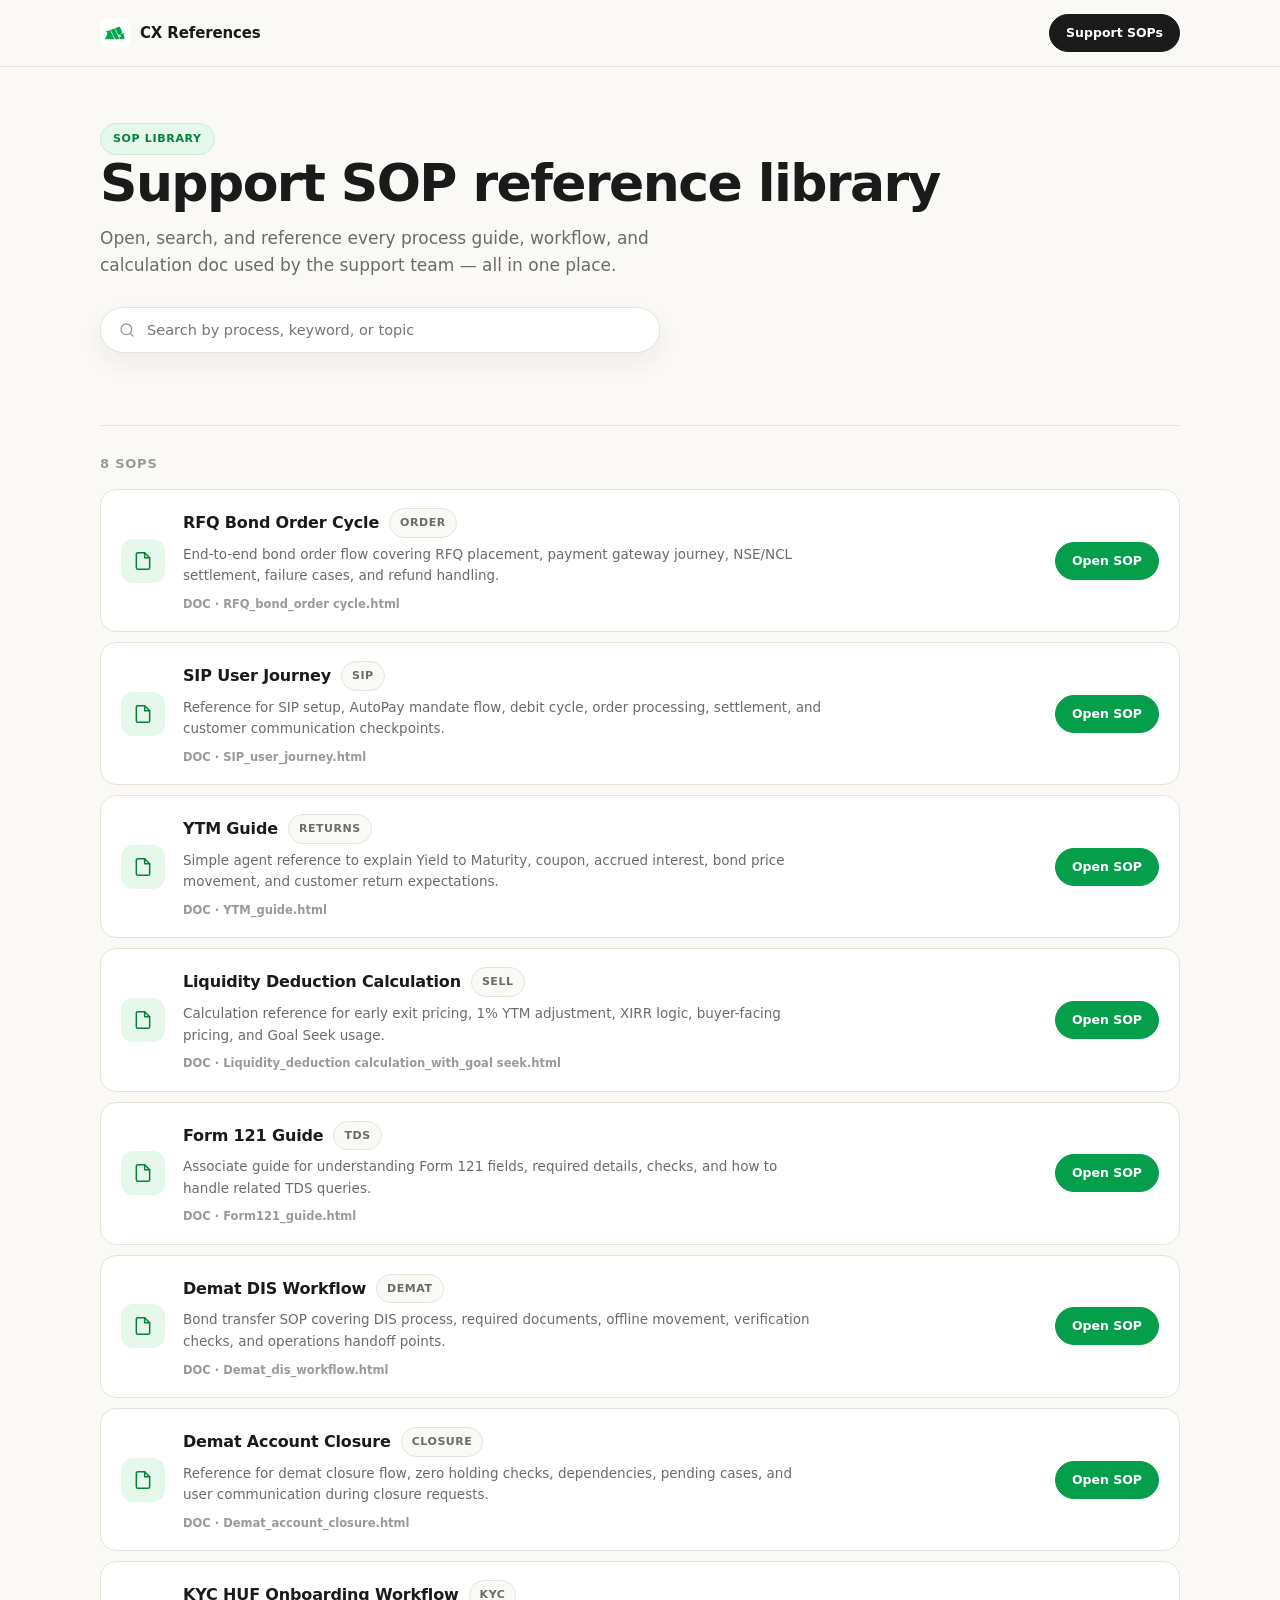
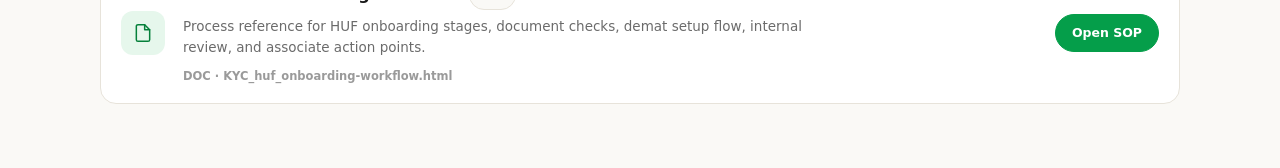
<file: index.html>
<!DOCTYPE html>
<html lang="en">
<head>
  <meta charset="UTF-8" />
  <meta name="viewport" content="width=device-width, initial-scale=1.0" />
  <title>CX References</title>
  <link rel="stylesheet" href="styles.css" />
  <style>
    .page-pad { padding: 0 0 64px; }

    .hero { padding: 56px 0 28px; }

    .search-wrap {
      margin-top: 28px;
      display: flex;
      align-items: center;
      gap: 10px;
      padding: 13px 18px;
      border-radius: var(--radius-pill);
      border: 1px solid var(--line);
      background: var(--card);
      box-shadow: var(--shadow-soft);
      max-width: 560px;
    }

    .search-wrap svg { flex: 0 0 auto; color: var(--ink-faint); }

    .search-wrap input {
      width: 100%;
      border: 0;
      outline: 0;
      background: transparent;
      color: var(--ink);
      font-size: 14.5px;
      font-family: inherit;
    }

    .count-row {
      display: flex;
      align-items: baseline;
      justify-content: space-between;
      margin: 44px 0 14px;
      padding-top: 28px;
      border-top: 1px solid var(--line);
    }

    .count-row h2 {
      margin: 0;
      font-size: 13px;
      font-weight: 800;
      letter-spacing: 0.06em;
      text-transform: uppercase;
      color: var(--ink-faint);
    }

    .rows { display: flex; flex-direction: column; gap: 10px; }

    .sop-row {
      display: flex;
      align-items: center;
      gap: 18px;
      padding: 18px 20px;
      text-decoration: none;
      transition: border-color 0.15s ease, box-shadow 0.15s ease, transform 0.15s ease;
    }

    .sop-row:hover {
      border-color: var(--green-border);
      box-shadow: var(--shadow-soft);
      transform: translateY(-2px);
    }

    .sop-row-body { flex: 1; min-width: 0; }

    .sop-row-top {
      display: flex;
      align-items: center;
      gap: 10px;
      flex-wrap: wrap;
    }

    .sop-row-top h3 {
      margin: 0;
      font-size: 16px;
      font-weight: 800;
      color: var(--ink);
      letter-spacing: -0.01em;
    }

    .sop-row p {
      margin: 6px 0 0;
      font-size: 13.5px;
      color: var(--ink-soft);
      max-width: 640px;
    }

    .sop-row-meta {
      margin-top: 8px;
      font-size: 11.5px;
      color: var(--ink-faint);
      font-weight: 600;
    }

    .sop-row-action { flex: 0 0 auto; }

    .hidden { display: none !important; }

    @media (max-width: 680px) {
      .sop-row { flex-wrap: wrap; }
      .sop-row-action { width: 100%; }
      .sop-row-action .cxw-btn { width: 100%; }
    }
  </style>
</head>
<body class="cxw-body cxw-reset">
  <header class="cxw-topbar">
    <div class="cxw-topbar-inner">
      <a class="cxw-brand" href="index.html">
        <img src="icon.png" alt="" />
        <span>CX References</span>
      </a>
      <div class="cxw-topbar-actions">
        <span class="cxw-pill-black">Support SOPs</span>
      </div>
    </div>
  </header>

  <main class="cxw-wrap page-pad">
    <section class="hero">
      <div class="cxw-eyebrow">SOP Library</div>
      <h1 class="cxw-h1">Support SOP reference library</h1>
      <p class="cxw-lede">Open, search, and reference every process guide, workflow, and calculation doc used by the support team — all in one place.</p>

      <label class="search-wrap" for="searchInput">
        <svg width="16" height="16" viewBox="0 0 24 24" fill="none" stroke="currentColor" stroke-width="2" stroke-linecap="round" stroke-linejoin="round"><circle cx="11" cy="11" r="8"/><path d="m21 21-4.3-4.3"/></svg>
        <input id="searchInput" type="search" placeholder="Search by process, keyword, or topic" autocomplete="off" />
      </label>
    </section>

    <div class="count-row">
      <h2 id="sopCount">8 SOPs</h2>
    </div>

    <div class="rows" id="cardsGrid">
      <a class="sop-row cxw-card" href="RFQ_bond_order%20cycle.html" data-title="rfq bond order cycle settlement payment gateway nse ncl order failure refund authentication registered bank">
        <div class="cxw-chip cxw-chip-green">
          <svg viewBox="0 0 24 24" fill="none" stroke="currentColor" stroke-width="1.8" stroke-linecap="round" stroke-linejoin="round"><path d="M14 2H6a2 2 0 0 0-2 2v16a2 2 0 0 0 2 2h12a2 2 0 0 0 2-2V8z"/><path d="M14 2v6h6"/></svg>
        </div>
        <div class="sop-row-body">
          <div class="sop-row-top"><h3>RFQ Bond Order Cycle</h3><span class="cxw-tag">Order</span></div>
          <p>End-to-end bond order flow covering RFQ placement, payment gateway journey, NSE/NCL settlement, failure cases, and refund handling.</p>
          <div class="sop-row-meta">DOC · RFQ_bond_order cycle.html</div>
        </div>
        <div class="sop-row-action"><span class="cxw-btn cxw-btn-primary">Open SOP</span></div>
      </a>

      <a class="sop-row cxw-card" href="SIP_user_journey.html" data-title="sip user journey autopay mandate deduction settlement bond sip debit cycle">
        <div class="cxw-chip cxw-chip-green">
          <svg viewBox="0 0 24 24" fill="none" stroke="currentColor" stroke-width="1.8" stroke-linecap="round" stroke-linejoin="round"><path d="M14 2H6a2 2 0 0 0-2 2v16a2 2 0 0 0 2 2h12a2 2 0 0 0 2-2V8z"/><path d="M14 2v6h6"/></svg>
        </div>
        <div class="sop-row-body">
          <div class="sop-row-top"><h3>SIP User Journey</h3><span class="cxw-tag">SIP</span></div>
          <p>Reference for SIP setup, AutoPay mandate flow, debit cycle, order processing, settlement, and customer communication checkpoints.</p>
          <div class="sop-row-meta">DOC · SIP_user_journey.html</div>
        </div>
        <div class="sop-row-action"><span class="cxw-btn cxw-btn-primary">Open SOP</span></div>
      </a>

      <a class="sop-row cxw-card" href="YTM_guide.html" data-title="ytm yield to maturity returns coupon price accrued interest bond explanation">
        <div class="cxw-chip cxw-chip-green">
          <svg viewBox="0 0 24 24" fill="none" stroke="currentColor" stroke-width="1.8" stroke-linecap="round" stroke-linejoin="round"><path d="M14 2H6a2 2 0 0 0-2 2v16a2 2 0 0 0 2 2h12a2 2 0 0 0 2-2V8z"/><path d="M14 2v6h6"/></svg>
        </div>
        <div class="sop-row-body">
          <div class="sop-row-top"><h3>YTM Guide</h3><span class="cxw-tag">Returns</span></div>
          <p>Simple agent reference to explain Yield to Maturity, coupon, accrued interest, bond price movement, and customer return expectations.</p>
          <div class="sop-row-meta">DOC · YTM_guide.html</div>
        </div>
        <div class="sop-row-action"><span class="cxw-btn cxw-btn-primary">Open SOP</span></div>
      </a>

      <a class="sop-row cxw-card" href="Liquidity_deduction%20calculation_with_goal%20seek.html" data-title="liquidity deduction sell price calculation goal seek xirr ytm early exit sell anytime buyer demand">
        <div class="cxw-chip cxw-chip-green">
          <svg viewBox="0 0 24 24" fill="none" stroke="currentColor" stroke-width="1.8" stroke-linecap="round" stroke-linejoin="round"><path d="M14 2H6a2 2 0 0 0-2 2v16a2 2 0 0 0 2 2h12a2 2 0 0 0 2-2V8z"/><path d="M14 2v6h6"/></svg>
        </div>
        <div class="sop-row-body">
          <div class="sop-row-top"><h3>Liquidity Deduction Calculation</h3><span class="cxw-tag">Sell</span></div>
          <p>Calculation reference for early exit pricing, 1% YTM adjustment, XIRR logic, buyer-facing pricing, and Goal Seek usage.</p>
          <div class="sop-row-meta">DOC · Liquidity_deduction calculation_with_goal seek.html</div>
        </div>
        <div class="sop-row-action"><span class="cxw-btn cxw-btn-primary">Open SOP</span></div>
      </a>

      <a class="sop-row cxw-card" href="Form121_guide.html" data-title="form 121 tds certificate declaration tax associate filling guide fields">
        <div class="cxw-chip cxw-chip-green">
          <svg viewBox="0 0 24 24" fill="none" stroke="currentColor" stroke-width="1.8" stroke-linecap="round" stroke-linejoin="round"><path d="M14 2H6a2 2 0 0 0-2 2v16a2 2 0 0 0 2 2h12a2 2 0 0 0 2-2V8z"/><path d="M14 2v6h6"/></svg>
        </div>
        <div class="sop-row-body">
          <div class="sop-row-top"><h3>Form 121 Guide</h3><span class="cxw-tag">TDS</span></div>
          <p>Associate guide for understanding Form 121 fields, required details, checks, and how to handle related TDS queries.</p>
          <div class="sop-row-meta">DOC · Form121_guide.html</div>
        </div>
        <div class="sop-row-action"><span class="cxw-btn cxw-btn-primary">Open SOP</span></div>
      </a>

      <a class="sop-row cxw-card" href="Demat_dis_workflow.html" data-title="demat dis workflow delivery instruction slip bond transfer nsdl transfer offline process">
        <div class="cxw-chip cxw-chip-green">
          <svg viewBox="0 0 24 24" fill="none" stroke="currentColor" stroke-width="1.8" stroke-linecap="round" stroke-linejoin="round"><path d="M14 2H6a2 2 0 0 0-2 2v16a2 2 0 0 0 2 2h12a2 2 0 0 0 2-2V8z"/><path d="M14 2v6h6"/></svg>
        </div>
        <div class="sop-row-body">
          <div class="sop-row-top"><h3>Demat DIS Workflow</h3><span class="cxw-tag">Demat</span></div>
          <p>Bond transfer SOP covering DIS process, required documents, offline movement, verification checks, and operations handoff points.</p>
          <div class="sop-row-meta">DOC · Demat_dis_workflow.html</div>
        </div>
        <div class="sop-row-action"><span class="cxw-btn cxw-btn-primary">Open SOP</span></div>
      </a>

      <a class="sop-row cxw-card" href="Demat_account_closure.html" data-title="demat account closure account deletion nsdl zero holdings closure process">
        <div class="cxw-chip cxw-chip-green">
          <svg viewBox="0 0 24 24" fill="none" stroke="currentColor" stroke-width="1.8" stroke-linecap="round" stroke-linejoin="round"><path d="M14 2H6a2 2 0 0 0-2 2v16a2 2 0 0 0 2 2h12a2 2 0 0 0 2-2V8z"/><path d="M14 2v6h6"/></svg>
        </div>
        <div class="sop-row-body">
          <div class="sop-row-top"><h3>Demat Account Closure</h3><span class="cxw-tag">Closure</span></div>
          <p>Reference for demat closure flow, zero holding checks, dependencies, pending cases, and user communication during closure requests.</p>
          <div class="sop-row-meta">DOC · Demat_account_closure.html</div>
        </div>
        <div class="sop-row-action"><span class="cxw-btn cxw-btn-primary">Open SOP</span></div>
      </a>

      <a class="sop-row cxw-card" href="KYC_huf_onboarding-workflow.html" data-title="kyc huf onboarding workflow demat account documents kyc process">
        <div class="cxw-chip cxw-chip-green">
          <svg viewBox="0 0 24 24" fill="none" stroke="currentColor" stroke-width="1.8" stroke-linecap="round" stroke-linejoin="round"><path d="M14 2H6a2 2 0 0 0-2 2v16a2 2 0 0 0 2 2h12a2 2 0 0 0 2-2V8z"/><path d="M14 2v6h6"/></svg>
        </div>
        <div class="sop-row-body">
          <div class="sop-row-top"><h3>KYC HUF Onboarding Workflow</h3><span class="cxw-tag">KYC</span></div>
          <p>Process reference for HUF onboarding stages, document checks, demat setup flow, internal review, and associate action points.</p>
          <div class="sop-row-meta">DOC · KYC_huf_onboarding-workflow.html</div>
        </div>
        <div class="sop-row-action"><span class="cxw-btn cxw-btn-primary">Open SOP</span></div>
      </a>
    </div>
  </main>

  <script>
    const searchInput = document.getElementById('searchInput');
    const rows = Array.from(document.querySelectorAll('.sop-row'));
    const countEl = document.getElementById('sopCount');

    searchInput.addEventListener('input', () => {
      const term = searchInput.value.trim().toLowerCase();
      let visible = 0;
      rows.forEach((row) => {
        const text = `${row.dataset.title} ${row.innerText}`.toLowerCase();
        const match = term === '' || text.includes(term);
        row.classList.toggle('hidden', !match);
        if (match) visible += 1;
      });
      countEl.textContent = `${visible} SOP${visible === 1 ? '' : 's'}`;
    });
  </script>
</body>
</html>
</file>
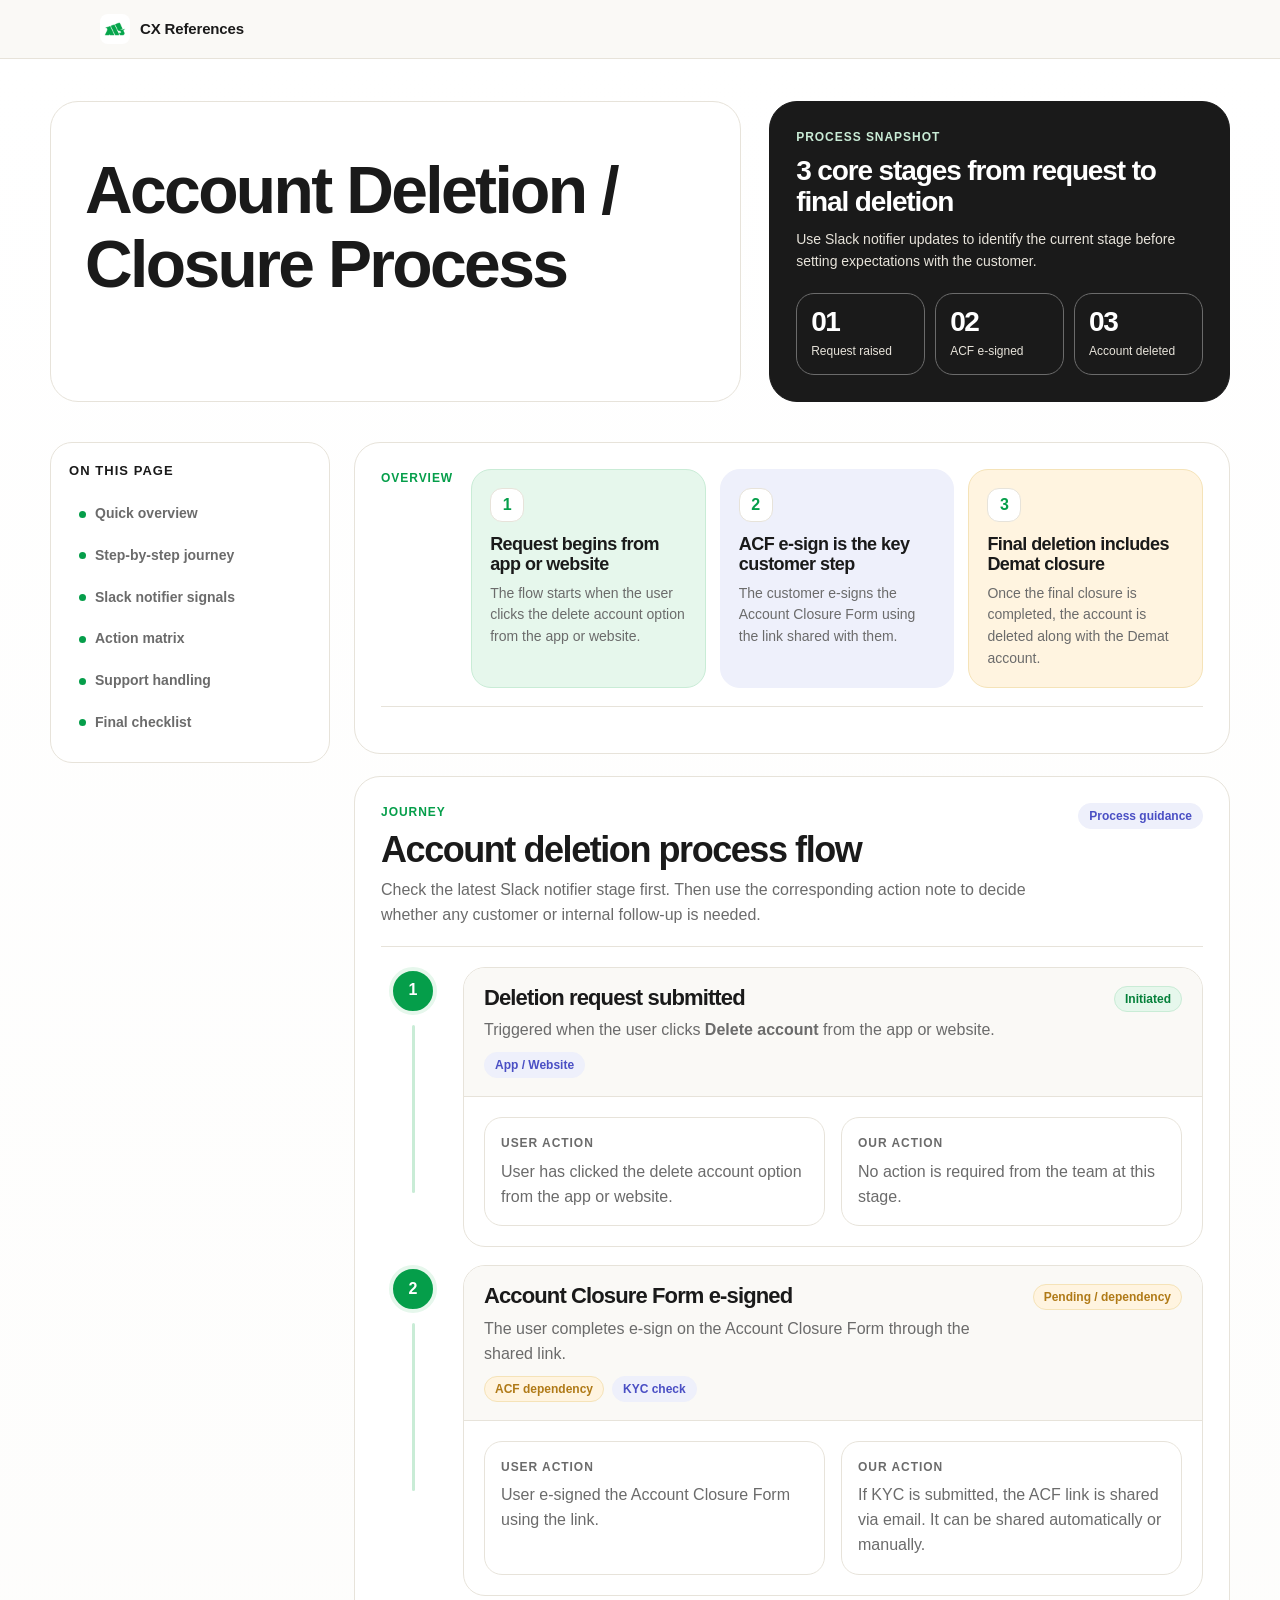
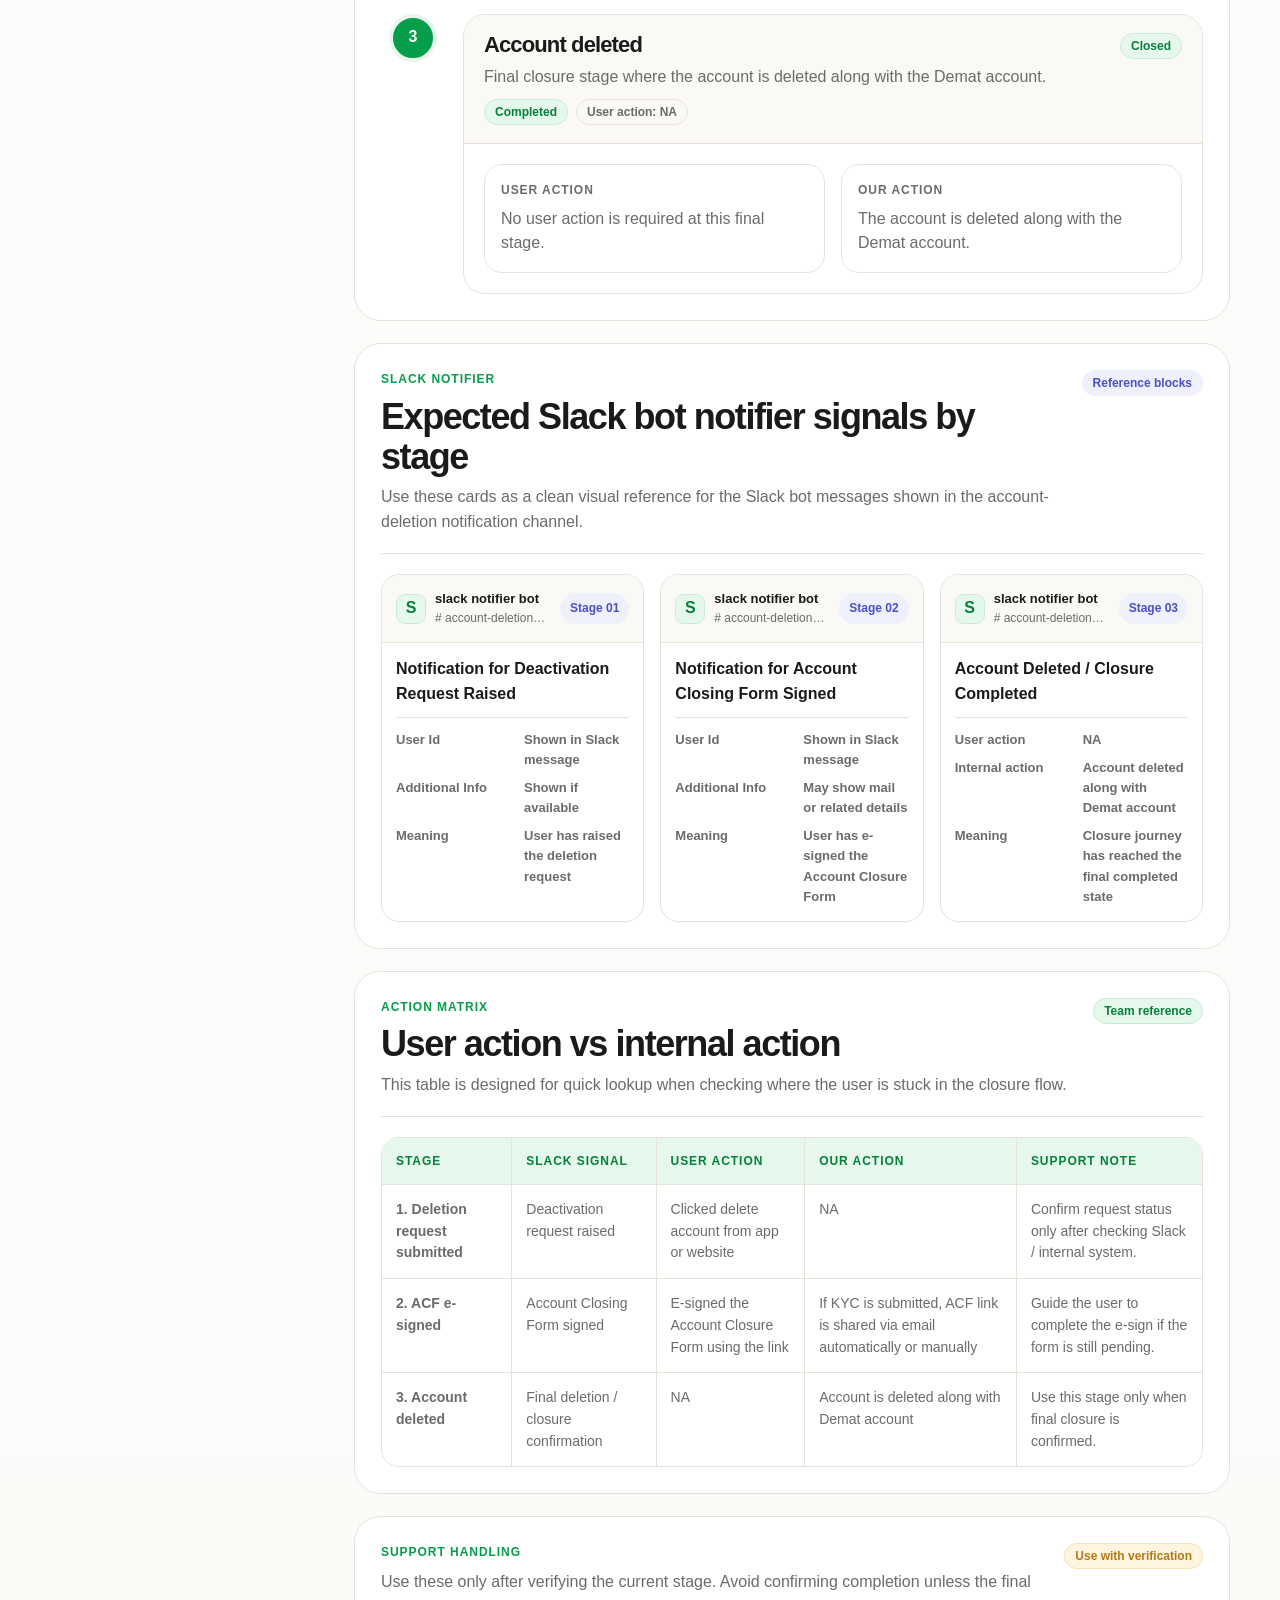
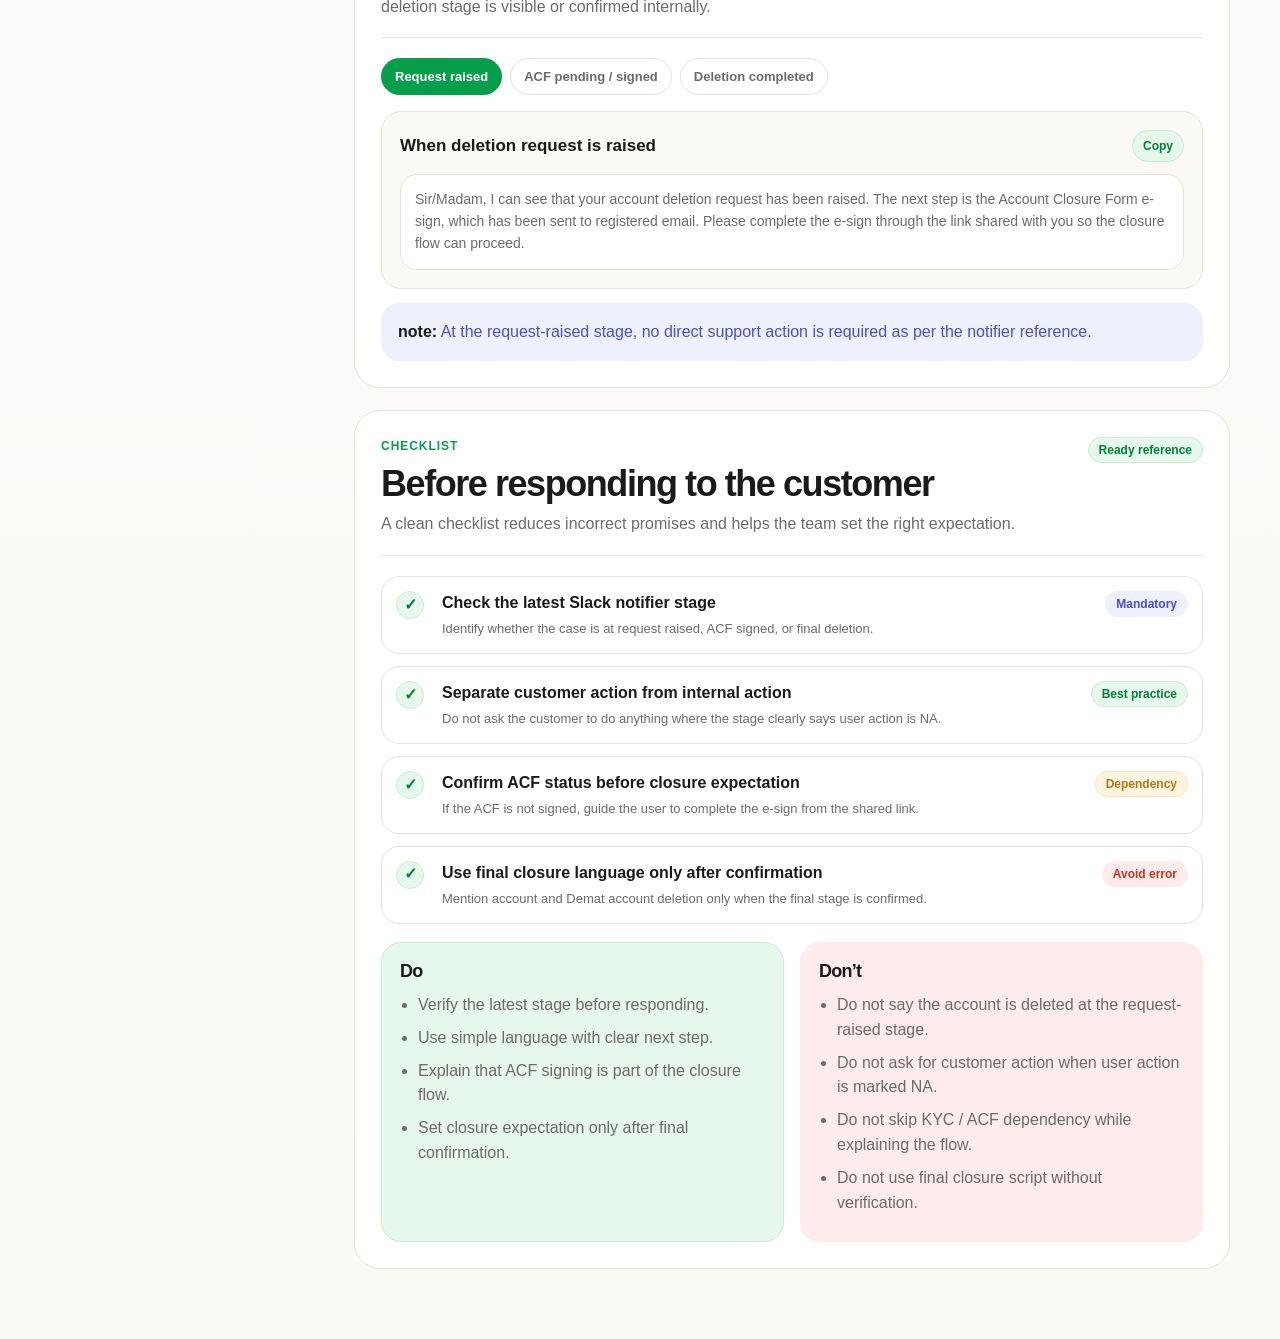
<file: Demat_account_closure.html>
<!DOCTYPE html>
<html lang="en">
<head>
  <meta charset="UTF-8" />
  <meta name="viewport" content="width=device-width, initial-scale=1.0" />
  <title>Wint Wealth | Account Deletion Process</title>
  <style>
    :root {
      --ink: #202020;
      --ink-soft: #6b6b6b;
      --card: #ffffff;
      --line: #e5e1d8;
      --page: #faf9f7;
      --green: #059e4a;
      --green-hover: #048040;
      --green-light: #e6f7ec;
      --green-mid: #c9ecd6;
      --indigo-bg: #eef0fb;
      --indigo-text: #4a4fc4;
      --indigo-border: #dee1f5;
      --amber: #b07a17;
      --amber-light: #fff4e0;
      --amber-border: #f5e3b8;
      --red: #c8351f;
      --red-light: #fdeceb;
      --red-border: #f5cfc8;
      --blue-light: var(--indigo-bg);
      --text-primary: var(--ink);
      --text-mid: var(--ink-soft);
      --text-soft: var(--ink-soft);
      --grey-light: var(--page);
      --border: var(--line);
      --white: var(--card);
      --green-badge-text: #05803a;
      --amber-badge-text: var(--amber);
      --red-badge-text: var(--red);
      --blue-badge-text: var(--indigo-text);
      --grey-badge-text: var(--ink-soft);
      --warning-bg: var(--amber-light);
      --warning-border: var(--amber-border);
      --warning-text: var(--amber);
      --dark-warning-text: #78350F;
      --deep-green-hover: var(--green-hover);
      --deep-green-active: #036b34;
      --dark-bg: #1a1a1a;
    }

    * { box-sizing: border-box; }

    html { scroll-behavior: smooth; }

    body {
      margin: 0;
      background: var(--white);
      color: var(--text-mid);
      font-family: Inter, -apple-system, BlinkMacSystemFont, "Segoe UI", Roboto, Arial, sans-serif;
      line-height: 1.55;
    }

    a { color: inherit; }

    .site-shell {
      min-height: 100vh;
      background: linear-gradient(180deg, var(--white) 0%, var(--grey-light) 100%);
    }

    .hero {
      width: min(1180px, calc(100% - 32px));
      margin: 0 auto;
      padding: 42px 0 28px;
      display: grid;
      grid-template-columns: minmax(0, 1.2fr) minmax(320px, 0.8fr);
      gap: 28px;
      align-items: stretch;
    }

    .hero-main {
      background: var(--white);
      border: 1px solid var(--border);
      border-radius: 28px;
      padding: 34px;
    }

    .eyebrow {
      display: inline-flex;
      align-items: center;
      gap: 8px;
      color: var(--green-badge-text);
      background: var(--green-light);
      border: 1px solid var(--green-mid);
      padding: 7px 11px;
      border-radius: 999px;
      font-size: 12px;
      font-weight: 800;
      text-transform: uppercase;
      letter-spacing: 0.08em;
    }

    .eyebrow-dot {
      width: 8px;
      height: 8px;
      border-radius: 50%;
      background: var(--green);
    }

    h1, h2, h3, h4 {
      color: var(--text-primary);
      margin: 0;
      line-height: 1.12;
      letter-spacing: -0.04em;
    }

    h1 {
      font-size: clamp(34px, 6vw, 66px);
      margin-top: 18px;
      max-width: 870px;
    }

    .hero-subtitle {
      margin: 20px 0 0;
      color: var(--text-mid);
      max-width: 760px;
      font-size: 18px;
    }

    .hero-actions {
      display: flex;
      gap: 12px;
      align-items: center;
      flex-wrap: wrap;
      margin-top: 28px;
    }

    .btn {
      appearance: none;
      border: 1px solid var(--border);
      background: var(--white);
      color: var(--text-primary);
      border-radius: 999px;
      padding: 11px 16px;
      font-weight: 800;
      font-size: 14px;
      cursor: pointer;
      text-decoration: none;
      display: inline-flex;
      align-items: center;
      justify-content: center;
      gap: 8px;
    }

    .btn-primary {
      background: var(--green);
      border-color: var(--green);
      color: var(--white);
    }

    .btn-primary:hover,
    .btn-primary:focus {
      background: var(--deep-green-hover);
      border-color: var(--deep-green-hover);
      outline: none;
    }

    .btn-secondary:hover,
    .btn-secondary:focus {
      border-color: var(--green-mid);
      background: var(--green-light);
      color: var(--deep-green-active);
      outline: none;
    }

    .hero-panel {
      background: var(--dark-bg);
      color: var(--white);
      border-radius: 28px;
      padding: 26px;
      display: flex;
      flex-direction: column;
      justify-content: space-between;
      gap: 20px;
      border: 1px solid var(--dark-bg);
    }

    .panel-label {
      color: var(--green-mid);
      font-size: 12px;
      font-weight: 800;
      text-transform: uppercase;
      letter-spacing: 0.08em;
    }

    .panel-title {
      color: var(--white);
      font-size: 28px;
      margin-top: 8px;
    }

    .panel-copy {
      color: var(--border);
      margin: 12px 0 0;
      font-size: 14px;
    }

    .mini-metrics {
      display: grid;
      grid-template-columns: repeat(3, 1fr);
      gap: 10px;
    }

    .mini-metric {
      border: 1px solid var(--text-soft);
      background: var(--dark-bg);
      border-radius: 18px;
      padding: 14px;
    }

    .metric-number {
      color: var(--white);
      font-size: 28px;
      font-weight: 900;
      line-height: 1;
      letter-spacing: -0.05em;
    }

    .metric-label {
      color: var(--border);
      font-size: 12px;
      margin-top: 6px;
    }

    .layout {
      width: min(1180px, calc(100% - 32px));
      margin: 0 auto;
      padding: 12px 0 70px;
      display: grid;
      grid-template-columns: 280px minmax(0, 1fr);
      gap: 24px;
      align-items: start;
    }

    .toc {
      position: sticky;
      top: 24px;
      background: var(--white);
      border: 1px solid var(--border);
      border-radius: 22px;
      padding: 18px;
    }

    .toc-title {
      font-size: 13px;
      color: var(--text-primary);
      font-weight: 900;
      text-transform: uppercase;
      letter-spacing: 0.08em;
      margin-bottom: 12px;
    }

    .toc a {
      display: flex;
      align-items: center;
      gap: 9px;
      text-decoration: none;
      color: var(--text-soft);
      font-weight: 700;
      font-size: 14px;
      border-radius: 12px;
      padding: 10px;
    }

    .toc a:hover,
    .toc a:focus {
      color: var(--deep-green-active);
      background: var(--green-light);
      outline: none;
    }

    .toc-dot {
      width: 7px;
      height: 7px;
      border-radius: 50%;
      background: var(--green);
      flex: 0 0 auto;
    }

    .content {
      display: grid;
      gap: 22px;
    }

    .section {
      background: var(--white);
      border: 1px solid var(--border);
      border-radius: 26px;
      padding: 26px;
      scroll-margin-top: 28px;
    }

    .section-header {
      display: flex;
      justify-content: space-between;
      gap: 18px;
      align-items: flex-start;
      padding-bottom: 18px;
      border-bottom: 1px solid var(--border);
      margin-bottom: 20px;
    }

    .section-kicker {
      color: var(--green);
      font-weight: 900;
      letter-spacing: 0.08em;
      text-transform: uppercase;
      font-size: 12px;
      margin-bottom: 8px;
    }

    .section h2 {
      font-size: clamp(24px, 3vw, 36px);
    }

    .section-desc {
      color: var(--text-soft);
      max-width: 720px;
      margin: 8px 0 0;
    }

    .badge {
      display: inline-flex;
      align-items: center;
      justify-content: center;
      border-radius: 999px;
      padding: 6px 10px;
      font-size: 12px;
      font-weight: 900;
      line-height: 1;
      white-space: nowrap;
      border: 1px solid var(--border);
    }

    .badge-green { background: var(--green-light); color: var(--green-badge-text); border-color: var(--green-mid); }
    .badge-amber { background: var(--amber-light); color: var(--amber-badge-text); border-color: var(--warning-border); }
    .badge-red { background: var(--red-light); color: var(--red-badge-text); border-color: var(--red-light); }
    .badge-blue { background: var(--blue-light); color: var(--blue-badge-text); border-color: var(--blue-light); }
    .badge-grey { background: var(--grey-light); color: var(--grey-badge-text); border-color: var(--border); }

    .summary-grid {
      display: grid;
      grid-template-columns: repeat(3, 1fr);
      gap: 14px;
    }

    .summary-card {
      background: var(--grey-light);
      border: 1px solid var(--border);
      border-radius: 20px;
      padding: 18px;
    }

    .summary-card.success {
      background: var(--green-light);
      border-color: var(--green-mid);
    }

    .summary-card.info {
      background: var(--blue-light);
      border-color: var(--blue-light);
    }

    .summary-card.warning {
      background: var(--warning-bg);
      border-color: var(--warning-border);
    }

    .summary-icon {
      width: 34px;
      height: 34px;
      border-radius: 12px;
      display: grid;
      place-items: center;
      font-weight: 900;
      margin-bottom: 12px;
      border: 1px solid var(--border);
      background: var(--white);
      color: var(--green);
    }

    .summary-card h3 {
      font-size: 18px;
      margin-bottom: 8px;
      letter-spacing: -0.03em;
    }

    .summary-card p {
      margin: 0;
      color: var(--text-mid);
      font-size: 14px;
    }

    .process-rail {
      display: grid;
      gap: 18px;
      position: relative;
    }

    .process-step {
      display: grid;
      grid-template-columns: 64px minmax(0, 1fr);
      gap: 18px;
      position: relative;
    }

    .step-marker-wrap {
      display: flex;
      flex-direction: column;
      align-items: center;
      gap: 10px;
    }

    .step-marker {
      width: 48px;
      height: 48px;
      border-radius: 50%;
      background: var(--green);
      color: var(--white);
      display: grid;
      place-items: center;
      font-weight: 900;
      border: 4px solid var(--green-light);
    }

    .step-line {
      width: 3px;
      min-height: 168px;
      background: var(--green-mid);
      border-radius: 999px;
    }

    .process-step:last-child .step-line { display: none; }

    .step-card {
      background: var(--white);
      border: 1px solid var(--border);
      border-radius: 22px;
      overflow: hidden;
    }

    .step-top {
      display: flex;
      align-items: flex-start;
      justify-content: space-between;
      gap: 16px;
      padding: 18px 20px;
      border-bottom: 1px solid var(--border);
      background: var(--grey-light);
    }

    .step-top h3 {
      font-size: 22px;
      margin-bottom: 7px;
    }

    .step-meta {
      display: flex;
      gap: 8px;
      flex-wrap: wrap;
      margin-top: 9px;
    }

    .step-body {
      padding: 20px;
      display: grid;
      grid-template-columns: 1fr 1fr;
      gap: 16px;
    }

    .action-box {
      border: 1px solid var(--border);
      border-radius: 18px;
      padding: 16px;
      background: var(--white);
    }

    .action-label {
      color: var(--text-soft);
      font-weight: 900;
      text-transform: uppercase;
      letter-spacing: 0.08em;
      font-size: 12px;
      margin-bottom: 7px;
    }

    .action-box p {
      margin: 0;
      color: var(--text-mid);
    }

    .slack-grid {
      display: grid;
      grid-template-columns: repeat(3, minmax(0, 1fr));
      gap: 16px;
      align-items: stretch;
    }

    .slack-card {
      border: 1px solid var(--border);
      border-radius: 18px;
      background: var(--white);
      overflow: hidden;
      min-height: 100%;
      display: flex;
      flex-direction: column;
    }

    .slack-head {
      display: grid;
      grid-template-columns: minmax(0, 1fr) auto;
      align-items: center;
      gap: 12px;
      background: var(--grey-light);
      border-bottom: 1px solid var(--border);
      padding: 12px 14px;
      min-height: 68px;
    }

    .slack-bot {
      display: flex;
      align-items: center;
      gap: 9px;
      min-width: 0;
    }

    .slack-bot > div:last-child {
      min-width: 0;
    }

    .bot-avatar {
      width: 30px;
      height: 30px;
      border-radius: 9px;
      background: var(--green-light);
      color: var(--green-badge-text);
      display: grid;
      place-items: center;
      font-weight: 900;
      border: 1px solid var(--green-mid);
      flex: 0 0 auto;
    }

    .bot-name {
      color: var(--text-primary);
      font-weight: 900;
      font-size: 13px;
      white-space: nowrap;
      overflow: hidden;
      text-overflow: ellipsis;
    }

    .bot-channel {
      color: var(--text-soft);
      font-size: 12px;
      white-space: nowrap;
      overflow: hidden;
      text-overflow: ellipsis;
    }

    .slack-time {
      color: var(--blue-badge-text);
      background: var(--blue-light);
      border: 1px solid var(--blue-light);
      border-radius: 999px;
      padding: 5px 9px;
      font-size: 12px;
      font-weight: 900;
      white-space: nowrap;
    }

    .slack-body {
      padding: 14px;
      display: flex;
      flex-direction: column;
      flex: 1;
    }

    .slack-title {
      color: var(--text-primary);
      font-weight: 900;
      margin-bottom: 12px;
      padding-bottom: 10px;
      border-bottom: 1px solid var(--border);
      min-height: 50px;
      display: flex;
      align-items: flex-start;
    }

    .slack-fields {
      display: grid;
      grid-template-columns: 118px minmax(0, 1fr);
      gap: 8px 10px;
      font-size: 13px;
      align-items: start;
    }

    .field-key {
      color: var(--text-soft);
      font-weight: 800;
    }

    .field-value {
      color: var(--text-mid);
      font-weight: 700;
      word-break: break-word;
    }

    .two-col {
      display: grid;
      grid-template-columns: 1fr 1fr;
      gap: 16px;
    }

    .note {
      border-radius: 18px;
      border: 1px solid var(--blue-light);
      background: var(--blue-light);
      padding: 16px;
      color: var(--blue-badge-text);
    }

    .warning-note {
      border-radius: 18px;
      border: 1px solid var(--warning-border);
      background: var(--warning-bg);
      padding: 16px;
      color: var(--warning-text);
    }

    .note strong,
    .warning-note strong {
      color: var(--text-primary);
    }

    .matrix {
      width: 100%;
      border-collapse: separate;
      border-spacing: 0;
      overflow: hidden;
      border: 1px solid var(--border);
      border-radius: 18px;
      background: var(--white);
    }

    .matrix th,
    .matrix td {
      text-align: left;
      padding: 14px 14px;
      border-bottom: 1px solid var(--border);
      vertical-align: top;
      color: var(--text-mid);
      font-size: 14px;
    }

    .matrix th {
      background: var(--green-light);
      color: var(--green-badge-text);
      font-size: 12px;
      text-transform: uppercase;
      letter-spacing: 0.08em;
      font-weight: 900;
    }

    .matrix tr:last-child td { border-bottom: none; }

    .matrix td + td,
    .matrix th + th { border-left: 1px solid var(--border); }

    .tabbar {
      display: flex;
      gap: 8px;
      flex-wrap: wrap;
      margin-bottom: 16px;
    }

    .tab-btn {
      border: 1px solid var(--border);
      background: var(--white);
      color: var(--text-soft);
      padding: 10px 13px;
      border-radius: 999px;
      cursor: pointer;
      font-weight: 900;
      font-size: 13px;
    }

    .tab-btn.active,
    .tab-btn:hover,
    .tab-btn:focus {
      background: var(--green);
      border-color: var(--green);
      color: var(--white);
      outline: none;
    }

    .tab-panel { display: none; }
    .tab-panel.active { display: block; }

    .script-card {
      background: var(--grey-light);
      border: 1px solid var(--border);
      border-radius: 20px;
      padding: 18px;
      margin-bottom: 14px;
    }

    .script-top {
      display: flex;
      align-items: center;
      justify-content: space-between;
      gap: 12px;
      margin-bottom: 12px;
    }

    .script-title {
      color: var(--text-primary);
      font-weight: 900;
      font-size: 17px;
    }

    .script-text {
      margin: 0;
      color: var(--text-mid);
      background: var(--white);
      border: 1px solid var(--border);
      border-radius: 16px;
      padding: 14px;
      font-size: 14px;
    }

    .copy-btn {
      border: 1px solid var(--green-mid);
      background: var(--green-light);
      color: var(--green-badge-text);
      border-radius: 999px;
      padding: 8px 10px;
      font-weight: 900;
      cursor: pointer;
      font-size: 12px;
      white-space: nowrap;
    }

    .copy-btn:hover,
    .copy-btn:focus {
      background: var(--green);
      color: var(--white);
      border-color: var(--green);
      outline: none;
    }

    .checklist {
      display: grid;
      gap: 12px;
    }

    .check-item {
      display: grid;
      grid-template-columns: 34px minmax(0, 1fr) auto;
      gap: 12px;
      align-items: start;
      border: 1px solid var(--border);
      background: var(--white);
      border-radius: 18px;
      padding: 14px;
    }

    .check-icon {
      width: 28px;
      height: 28px;
      border-radius: 50%;
      background: var(--green-light);
      color: var(--green-badge-text);
      border: 1px solid var(--green-mid);
      display: grid;
      place-items: center;
      font-weight: 900;
    }

    .check-title {
      color: var(--text-primary);
      font-weight: 900;
      margin-bottom: 3px;
    }

    .check-copy {
      color: var(--text-soft);
      font-size: 13px;
    }

    .do-dont {
      display: grid;
      grid-template-columns: 1fr 1fr;
      gap: 16px;
    }

    .rule-card {
      border: 1px solid var(--border);
      border-radius: 20px;
      padding: 18px;
      background: var(--white);
    }

    .rule-card.do { background: var(--green-light); border-color: var(--green-mid); }
    .rule-card.dont { background: var(--red-light); border-color: var(--red-light); }

    .rule-card h3 {
      font-size: 18px;
      margin-bottom: 12px;
    }

    .rule-card ul {
      margin: 0;
      padding-left: 18px;
    }

    .rule-card li {
      margin: 8px 0;
      color: var(--text-mid);
    }

    .footer {
      border-top: 1px solid var(--border);
      background: var(--white);
      color: var(--text-soft);
      padding: 22px 0;
    }

    .footer-inner {
      width: min(1180px, calc(100% - 32px));
      margin: 0 auto;
      display: flex;
      justify-content: space-between;
      gap: 16px;
      flex-wrap: wrap;
      font-size: 13px;
    }

    @media (max-width: 980px) {
      .hero,
      .layout {
        grid-template-columns: 1fr;
      }

      .toc { position: static; }

      .summary-grid,
      .two-col,
      .slack-grid,
      .do-dont {
        grid-template-columns: 1fr;
      }
    }

    @media (max-width: 720px) {
      .hero { padding-top: 28px; }

      .hero-main,
      .hero-panel,
      .section {
        border-radius: 20px;
        padding: 20px;
      }

      .mini-metrics { grid-template-columns: 1fr; }

      .process-step {
        grid-template-columns: 44px minmax(0, 1fr);
        gap: 12px;
      }

      .step-marker {
        width: 38px;
        height: 38px;
        border-width: 3px;
      }

      .step-line { min-height: 230px; }

      .step-body { grid-template-columns: 1fr; }

      .section-header { flex-direction: column; }

      .matrix {
        display: block;
        overflow-x: auto;
      }

      .check-item { grid-template-columns: 34px minmax(0, 1fr); }
      .check-item .badge { grid-column: 2; justify-self: start; }
    }

    @media print {
      .toc,
      .hero-actions,
      .copy-btn,
      .tabbar { display: none; }
      .hero,
      .layout { width: 100%; display: block; padding: 0; }
      .section,
      .hero-main,
      .hero-panel { break-inside: avoid; margin-bottom: 16px; }
      .tab-panel { display: block; }
      body { background: var(--white); }
    }
  </style>
<link rel="stylesheet" href="styles.css">
</head>
<body>
<header class="cxw-topbar">
  <div class="cxw-topbar-inner">
    <a class="cxw-brand" href="index.html">
      <img src="icon.png" alt="" />
      <span>CX References</span>
    </a>
  </div>
</header>

  <div class="site-shell">
    <section class="hero" aria-labelledby="page-title">
      <div class="hero-main">
        <!-- <div class="eyebrow"><span class="eyebrow-dot"></span>Internal training guide</div> -->
        <h1 id="page-title">Account Deletion / Closure Process</h1>
        <!-- <p class="hero-subtitle">A single-page operating reference for support teams to understand the account deletion journey, Slack notifier messages, user actions, and internal action points.</p> -->
        <!-- <div class="hero-actions">
          <a class="btn btn-primary" href="#journey">View process flow</a>
          <button class="btn btn-secondary" type="button" onclick="window.print()">Print / Save PDF</button>
        </div> -->
      </div>

      <aside class="hero-panel" aria-label="Process snapshot">
        <div>
          <div class="panel-label">Process snapshot</div>
          <h2 class="panel-title">3 core stages from request to final deletion</h2>
          <p class="panel-copy">Use Slack notifier updates to identify the current stage before setting expectations with the customer.</p>
        </div>
        <div class="mini-metrics">
          <div class="mini-metric">
            <div class="metric-number">01</div>
            <div class="metric-label">Request raised</div>
          </div>
          <div class="mini-metric">
            <div class="metric-number">02</div>
            <div class="metric-label">ACF e-signed</div>
          </div>
          <div class="mini-metric">
            <div class="metric-number">03</div>
            <div class="metric-label">Account deleted</div>
          </div>
        </div>
      </aside>
    </section>

    <main class="layout">
      <aside class="toc" aria-label="Table of contents">
        <div class="toc-title">On this page</div>
        <a href="#overview"><span class="toc-dot"></span>Quick overview</a>
        <a href="#journey"><span class="toc-dot"></span>Step-by-step journey</a>
        <a href="#slack"><span class="toc-dot"></span>Slack notifier signals</a>
        <a href="#roles"><span class="toc-dot"></span>Action matrix</a>
        <a href="#support"><span class="toc-dot"></span>Support handling</a>
        <a href="#checklist"><span class="toc-dot"></span>Final checklist</a>
      </aside>

      <div class="content">
        <section class="section" id="overview">
          <div class="section-header">
            <div>
              <div class="section-kicker">Overview</div>
              <!-- <h2>What the team needs to know</h2>
              <p class="section-desc">This guide separates user-side activity from internal action. It is designed for quick verification during WhatsApp support, escalation checks, and refresher training.</p>
            </div> -->
            <!-- <span class="badge badge-green">White-first fintech layout</span> -->
          </div>

          <div class="summary-grid">
            <div class="summary-card success">
              <div class="summary-icon">1</div>
              <h3>Request begins from app or website</h3>
              <p>The flow starts when the user clicks the delete account option from the app or website.</p>
            </div>
            <div class="summary-card info">
              <div class="summary-icon">2</div>
              <h3>ACF e-sign is the key customer step</h3>
              <p>The customer e-signs the Account Closure Form using the link shared with them.</p>
            </div>
            <div class="summary-card warning">
              <div class="summary-icon">3</div>
              <h3>Final deletion includes Demat closure</h3>
              <p>Once the final closure is completed, the account is deleted along with the Demat account.</p>
            </div>
          </div>
        </section>

        <section class="section" id="journey">
          <div class="section-header">
            <div>
              <div class="section-kicker">Journey</div>
              <h2>Account deletion process flow</h2>
              <p class="section-desc">Check the latest Slack notifier stage first. Then use the corresponding action note to decide whether any customer or internal follow-up is needed.</p>
            </div>
            <span class="badge badge-blue">Process guidance</span>
          </div>

          <div class="process-rail">
            <article class="process-step">
              <div class="step-marker-wrap">
                <div class="step-marker">1</div>
                <div class="step-line"></div>
              </div>
              <div class="step-card">
                <div class="step-top">
                  <div>
                    <h3>Deletion request submitted</h3>
                    <p class="section-desc">Triggered when the user clicks <strong>Delete account</strong> from the app or website.</p>
                    <div class="step-meta">
                      <span class="badge badge-blue">App / Website</span>
                      <!-- <span class="badge badge-grey">Support action: NA</span> -->
                    </div>
                  </div>
                  <span class="badge badge-green">Initiated</span>
                </div>
                <div class="step-body">
                  <div class="action-box">
                    <div class="action-label">User action</div>
                    <p>User has clicked the delete account option from the app or website.</p>
                  </div>
                  <div class="action-box">
                    <div class="action-label">Our action</div>
                    <p>No action is required from the team at this stage.</p>
                  </div>
                </div>
              </div>
            </article>

            <article class="process-step">
              <div class="step-marker-wrap">
                <div class="step-marker">2</div>
                <div class="step-line"></div>
              </div>
              <div class="step-card">
                <div class="step-top">
                  <div>
                    <h3>Account Closure Form e-signed</h3>
                    <p class="section-desc">The user completes e-sign on the Account Closure Form through the shared link.</p>
                    <div class="step-meta">
                      <span class="badge badge-amber">ACF dependency</span>
                      <span class="badge badge-blue">KYC check</span>
                    </div>
                  </div>
                  <span class="badge badge-amber">Pending / dependency</span>
                </div>
                <div class="step-body">
                  <div class="action-box">
                    <div class="action-label">User action</div>
                    <p>User e-signed the Account Closure Form using the link.</p>
                  </div>
                  <div class="action-box">
                    <div class="action-label">Our action</div>
                    <p>If KYC is submitted, the ACF link is shared via email. It can be shared automatically or manually.</p>
                  </div>
                </div>
              </div>
            </article>

            <article class="process-step">
              <div class="step-marker-wrap">
                <div class="step-marker">3</div>
                <div class="step-line"></div>
              </div>
              <div class="step-card">
                <div class="step-top">
                  <div>
                    <h3>Account deleted</h3>
                    <p class="section-desc">Final closure stage where the account is deleted along with the Demat account.</p>
                    <div class="step-meta">
                      <span class="badge badge-green">Completed</span>
                      <span class="badge badge-grey">User action: NA</span>
                    </div>
                  </div>
                  <span class="badge badge-green">Closed</span>
                </div>
                <div class="step-body">
                  <div class="action-box">
                    <div class="action-label">User action</div>
                    <p>No user action is required at this final stage.</p>
                  </div>
                  <div class="action-box">
                    <div class="action-label">Our action</div>
                    <p>The account is deleted along with the Demat account.</p>
                  </div>
                </div>
              </div>
            </article>
          </div>
        </section>

        <section class="section" id="slack">
          <div class="section-header">
            <div>
              <div class="section-kicker">Slack notifier</div>
              <h2>Expected Slack bot notifier signals by stage</h2>
              <p class="section-desc">Use these cards as a clean visual reference for the Slack bot messages shown in the account-deletion notification channel.</p>
            </div>
            <span class="badge badge-blue">Reference blocks</span>
          </div>

          <div class="slack-grid">
            <div class="slack-card">
              <div class="slack-head">
                <div class="slack-bot">
                  <div class="bot-avatar">S</div>
                  <div>
                    <div class="bot-name">slack notifier bot</div>
                    <div class="bot-channel"># account-deletion-notifications</div>
                  </div>
                </div>
                <div class="slack-time">Stage 01</div>
              </div>
              <div class="slack-body">
                <div class="slack-title">Notification for Deactivation Request Raised</div>
                <div class="slack-fields">
                  <div class="field-key">User Id</div><div class="field-value">Shown in Slack message</div>
                  <div class="field-key">Additional Info</div><div class="field-value">Shown if available</div>
                  <div class="field-key">Meaning</div><div class="field-value">User has raised the deletion request</div>
                </div>
              </div>
            </div>

            <div class="slack-card">
              <div class="slack-head">
                <div class="slack-bot">
                  <div class="bot-avatar">S</div>
                  <div>
                    <div class="bot-name">slack notifier bot</div>
                    <div class="bot-channel"># account-deletion-notifications</div>
                  </div>
                </div>
                <div class="slack-time">Stage 02</div>
              </div>
              <div class="slack-body">
                <div class="slack-title">Notification for Account Closing Form Signed</div>
                <div class="slack-fields">
                  <div class="field-key">User Id</div><div class="field-value">Shown in Slack message</div>
                  <div class="field-key">Additional Info</div><div class="field-value">May show mail or related details</div>
                  <div class="field-key">Meaning</div><div class="field-value">User has e-signed the Account Closure Form</div>
                </div>
              </div>
            </div>

            <div class="slack-card">
              <div class="slack-head">
                <div class="slack-bot">
                  <div class="bot-avatar">S</div>
                  <div>
                    <div class="bot-name">slack notifier bot</div>
                    <div class="bot-channel"># account-deletion-notifications</div>
                  </div>
                </div>
                <div class="slack-time">Stage 03</div>
              </div>
              <div class="slack-body">
                <div class="slack-title">Account Deleted / Closure Completed</div>
                <div class="slack-fields">
                  <div class="field-key">User action</div><div class="field-value">NA</div>
                  <div class="field-key">Internal action</div><div class="field-value">Account deleted along with Demat account</div>
                  <div class="field-key">Meaning</div><div class="field-value">Closure journey has reached the final completed state</div>
                </div>
              </div>
            </div>
          </div>
        </section>

        <section class="section" id="roles">
          <div class="section-header">
            <div>
              <div class="section-kicker">Action matrix</div>
              <h2>User action vs internal action</h2>
              <p class="section-desc">This table is designed for quick lookup when checking where the user is stuck in the closure flow.</p>
            </div>
            <span class="badge badge-green">Team reference</span>
          </div>

          <table class="matrix" aria-label="Account deletion action matrix">
            <thead>
              <tr>
                <th>Stage</th>
                <th>Slack signal</th>
                <th>User action</th>
                <th>Our action</th>
                <th>Support note</th>
              </tr>
            </thead>
            <tbody>
              <tr>
                <td><strong>1. Deletion request submitted</strong></td>
                <td>Deactivation request raised</td>
                <td>Clicked delete account from app or website</td>
                <td>NA</td>
                <td>Confirm request status only after checking Slack / internal system.</td>
              </tr>
              <tr>
                <td><strong>2. ACF e-signed</strong></td>
                <td>Account Closing Form signed</td>
                <td>E-signed the Account Closure Form using the link</td>
                <td>If KYC is submitted, ACF link is shared via email automatically or manually</td>
                <td>Guide the user to complete the e-sign if the form is still pending.</td>
              </tr>
              <tr>
                <td><strong>3. Account deleted</strong></td>
                <td>Final deletion / closure confirmation</td>
                <td>NA</td>
                <td>Account is deleted along with Demat account</td>
                <td>Use this stage only when final closure is confirmed.</td>
              </tr>
            </tbody>
          </table>
        </section>

        <section class="section" id="support">
          <div class="section-header">
            <div>
              <div class="section-kicker">Support handling</div>
              <!-- <h2>Customer-support scripts and handling notes</h2> -->
              <p class="section-desc">Use these only after verifying the current stage. Avoid confirming completion unless the final deletion stage is visible or confirmed internally.</p>
            </div>
            <span class="badge badge-amber">Use with verification</span>
          </div>

          <div class="tabbar" role="tablist" aria-label="Support scripts tabs">
            <button class="tab-btn active" type="button" role="tab" aria-selected="true" data-tab="script-1">Request raised</button>
            <button class="tab-btn" type="button" role="tab" aria-selected="false" data-tab="script-2">ACF pending / signed</button>
            <button class="tab-btn" type="button" role="tab" aria-selected="false" data-tab="script-3">Deletion completed</button>
          </div>

          <div id="script-1" class="tab-panel active" role="tabpanel">
            <div class="script-card">
              <div class="script-top">
                <div class="script-title">When deletion request is raised</div>
                <button class="copy-btn" type="button" data-copy="Sir/Madam, I can see that your account deletion request has been raised. The next step is the Account Closure Form e-sign, wherever applicable. Please complete the e-sign through the link shared with you so we can proceed with closure.">Copy</button>
              </div>
              <p class="script-text">Sir/Madam, I can see that your account deletion request has been raised. The next step is the Account Closure Form e-sign, which has been sent to registered email. Please complete the e-sign through the link shared with you so the closure flow can proceed.</p>
            </div>
            <div class="note"><strong>note:</strong> At the request-raised stage, no direct support action is required as per the notifier reference.</div>
          </div>

          <div id="script-2" class="tab-panel" role="tabpanel">
            <div class="script-card">
              <div class="script-top">
                <div class="script-title">When ACF link or e-sign is involved</div>
                <button class="copy-btn" type="button" data-copy="Sir/Madam, the Account Closure Form is required for completing the closure flow. Since the link is shared over email when the required checks are in place, please complete the e-sign from the same link. Once the form is signed, the closure process will move to the next stage.">Copy</button>
              </div>
              <p class="script-text">Sir/Madam, the Account Closure Form is required for completing the closure flow. Since the link is shared over email when the required checks are in place, please complete the e-sign from the same link. Once the form is signed, the closure process will move to the next stage.</p>
            </div>
            <div class="warning-note"><strong>Expectation setting:</strong> Do not say the account is closed only because the ACF is signed. ACF signing is an intermediate stage before final deletion.</div>
          </div>

          <div id="script-3" class="tab-panel" role="tabpanel">
            <div class="script-card">
              <div class="script-top">
                <div class="script-title">When account deletion is completed</div>
                <button class="copy-btn" type="button" data-copy="Sir/Madam, your account closure has been initiated. As part of the closure flow, the account will be deleted along with the Demat account with in 5-7 working days.">Copy</button>
              </div>
              <p class="script-text">Sir/Madam, your account closure has been initiated. As part of the closure flow, the account will be deleted along with the Demat account with in 5-7 working days.</p>
            </div>
            <div class="note"><strong>Use this only after final confirmation:</strong> This script should be used only when the account-deleted stage is verified.</div>
          </div>
        </section>

        <section class="section" id="checklist">
          <div class="section-header">
            <div>
              <div class="section-kicker">Checklist</div>
              <h2>Before responding to the customer</h2>
              <p class="section-desc">A clean checklist reduces incorrect promises and helps the team set the right expectation.</p>
            </div>
            <span class="badge badge-green">Ready reference</span>
          </div>

          <div class="checklist">
            <div class="check-item">
              <div class="check-icon">✓</div>
              <div>
                <div class="check-title">Check the latest Slack notifier stage</div>
                <div class="check-copy">Identify whether the case is at request raised, ACF signed, or final deletion.</div>
              </div>
              <span class="badge badge-blue">Mandatory</span>
            </div>
            <div class="check-item">
              <div class="check-icon">✓</div>
              <div>
                <div class="check-title">Separate customer action from internal action</div>
                <div class="check-copy">Do not ask the customer to do anything where the stage clearly says user action is NA.</div>
              </div>
              <span class="badge badge-green">Best practice</span>
            </div>
            <div class="check-item">
              <div class="check-icon">✓</div>
              <div>
                <div class="check-title">Confirm ACF status before closure expectation</div>
                <div class="check-copy">If the ACF is not signed, guide the user to complete the e-sign from the shared link.</div>
              </div>
              <span class="badge badge-amber">Dependency</span>
            </div>
            <div class="check-item">
              <div class="check-icon">✓</div>
              <div>
                <div class="check-title">Use final closure language only after confirmation</div>
                <div class="check-copy">Mention account and Demat account deletion only when the final stage is confirmed.</div>
              </div>
              <span class="badge badge-red">Avoid error</span>
            </div>
          </div>

          <div style="height:18px"></div>

          <div class="do-dont">
            <div class="rule-card do">
              <h3>Do</h3>
              <ul>
                <li>Verify the latest stage before responding.</li>
                <li>Use simple language with clear next step.</li>
                <li>Explain that ACF signing is part of the closure flow.</li>
                <li>Set closure expectation only after final confirmation.</li>
              </ul>
            </div>
            <div class="rule-card dont">
              <h3>Don’t</h3>
              <ul>
                <li>Do not say the account is deleted at the request-raised stage.</li>
                <li>Do not ask for customer action when user action is marked NA.</li>
                <li>Do not skip KYC / ACF dependency while explaining the flow.</li>
                <li>Do not use final closure script without verification.</li>
              </ul>
            </div>
          </div>
        </section>
      </div>
    </main>

    <!-- <footer class="footer">
      <div class="footer-inner">
        <div>Internal reference document for account deletion / closure flow.</div>
        <div>Source basis: Slack notifier bot messages for account deletion journey.</div>
      </div>
    </footer> -->
  </div>

  <script>
    const tabButtons = document.querySelectorAll('.tab-btn');
    const tabPanels = document.querySelectorAll('.tab-panel');

    tabButtons.forEach((button) => {
      button.addEventListener('click', () => {
        const target = button.getAttribute('data-tab');
        tabButtons.forEach((btn) => {
          btn.classList.remove('active');
          btn.setAttribute('aria-selected', 'false');
        });
        tabPanels.forEach((panel) => panel.classList.remove('active'));
        button.classList.add('active');
        button.setAttribute('aria-selected', 'true');
        document.getElementById(target).classList.add('active');
      });
    });

    document.querySelectorAll('[data-copy]').forEach((button) => {
      button.addEventListener('click', async () => {
        const text = button.getAttribute('data-copy');
        try {
          await navigator.clipboard.writeText(text);
          const original = button.textContent;
          button.textContent = 'Copied';
          setTimeout(() => { button.textContent = original; }, 1200);
        } catch (error) {
          button.textContent = 'Select text';
          setTimeout(() => { button.textContent = 'Copy'; }, 1200);
        }
      });
    });
  </script>
</body>
</html>
</file>
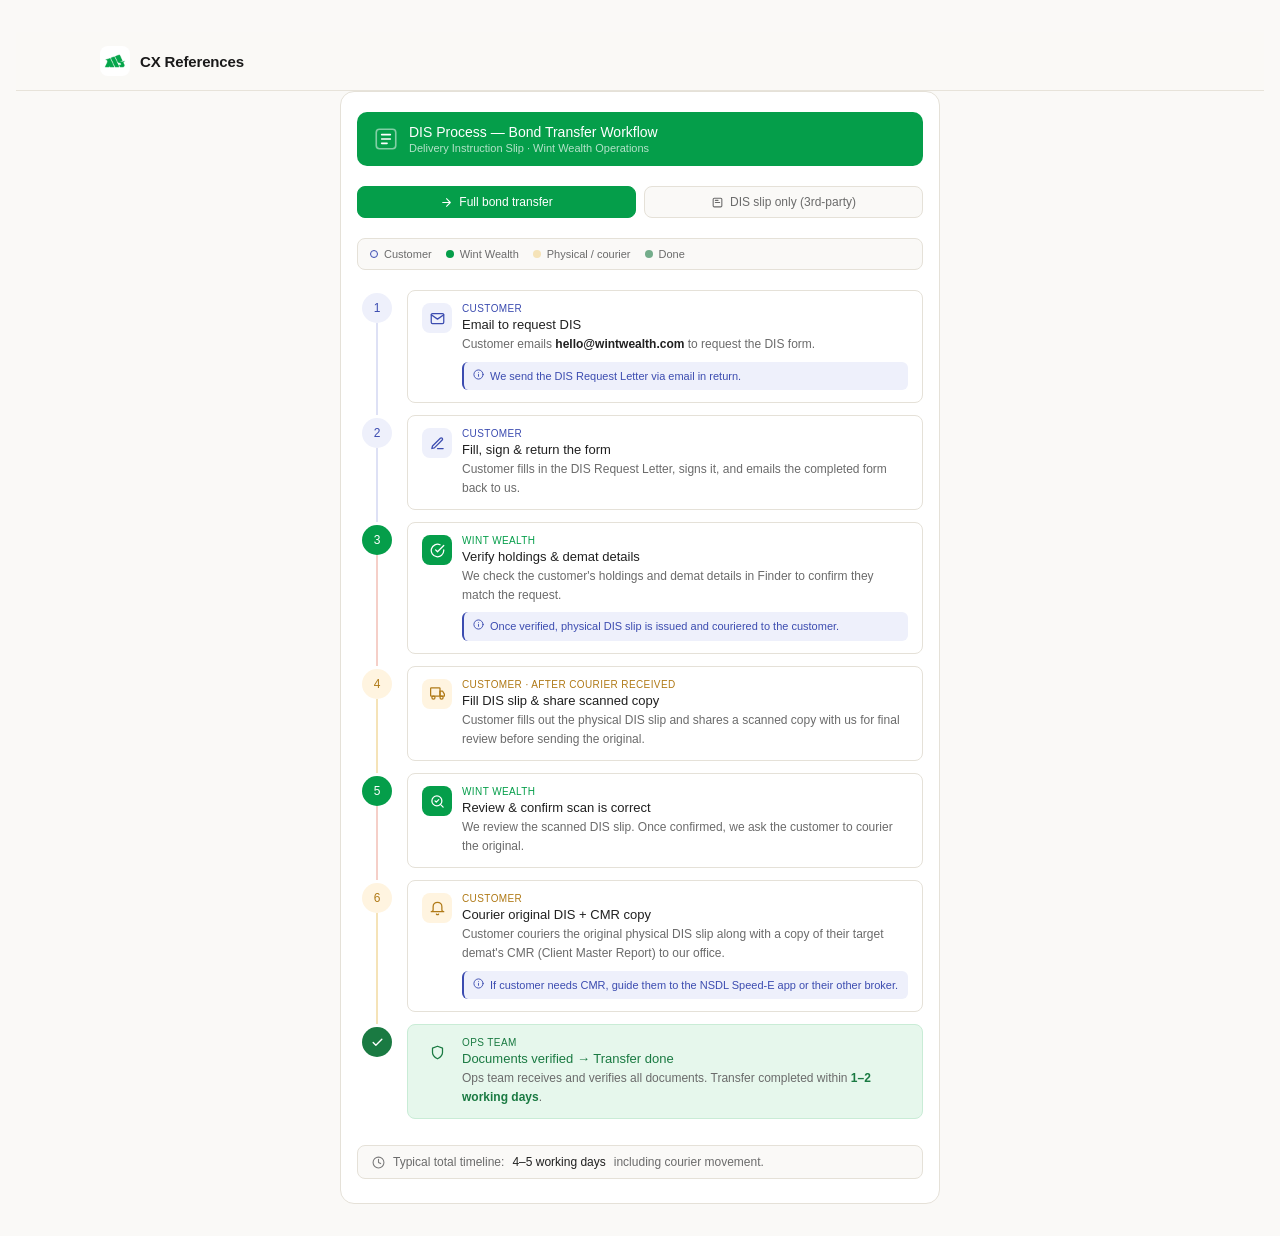
<file: Demat_dis_workflow.html>
<!DOCTYPE html>
<html lang="en">
<head>
  <meta charset="UTF-8" />
  <meta name="viewport" content="width=device-width, initial-scale=1.0"/>
  <title>DIS Process — Bond Transfer Workflow</title>
  <style>
    *, *::before, *::after { box-sizing: border-box; margin: 0; padding: 0; }
    body {
      font-family: -apple-system, BlinkMacSystemFont, 'Segoe UI', Roboto, sans-serif;
      background: #faf9f7; min-height: 100vh; padding: 2rem 1rem;
    }
    .container { width: 100%; max-width: 600px; margin: 0 auto; }

    .fw { padding: 1.25rem 1rem 1.5rem; background: #fff; border-radius: 14px; border: 1px solid #e5e1d8; }

    .header-bar {
      display: flex; align-items: center; gap: 10px;
      margin-bottom: 1.25rem; padding: 12px 16px;
      border-radius: 10px; background: #059e4a;
    }
    .header-bar .h-title { font-size: 14px; font-weight: 500; color: #fff; }
    .header-bar .h-sub { font-size: 11px; color: rgba(255,255,255,.7); margin-top: 2px; }

    .tab-row { display: flex; gap: 8px; margin-bottom: 1.25rem; }
    .tab-btn {
      flex: 1; padding: 8px 10px; font-size: 12px; font-weight: 500;
      border: 1.5px solid #e5e1d8; border-radius: 8px;
      background: #faf9f7; color: #6b6b6b; cursor: pointer;
      display: flex; align-items: center; justify-content: center; gap: 6px;
      transition: all .18s;
    }
    .tab-btn.active { background: #059e4a; color: #fff; border-color: #059e4a; }

    .legend {
      display: flex; gap: 14px; flex-wrap: wrap; margin-bottom: 1.25rem;
      padding: 9px 12px; border-radius: 8px;
      border: 1px solid #e5e1d8; background: #faf9f7;
    }
    .leg-item { display: flex; align-items: center; gap: 6px; font-size: 11px; color: #6b6b6b; }
    .leg-dot { width: 8px; height: 8px; border-radius: 50%; flex-shrink: 0; }

    .steps-col { display: flex; flex-direction: column; }
    .step-row { display: flex; align-items: stretch; }
    .step-line-col { display: flex; flex-direction: column; align-items: center; width: 40px; flex-shrink: 0; }
    .step-num {
      width: 30px; height: 30px; border-radius: 50%;
      display: flex; align-items: center; justify-content: center;
      font-size: 12px; font-weight: 500; flex-shrink: 0; margin-top: 3px;
    }
    .step-vline { width: 2px; flex: 1; min-height: 14px; }

    .step-card {
      flex: 1; margin: 0 0 12px 10px; padding: 12px 14px;
      border-radius: 8px; border: 1px solid #e5e1d8;
      background: #fff; transition: border-color .15s;
    }
    .step-card:hover { border-color: #d0cbc0; }

    .card-top { display: flex; align-items: flex-start; gap: 10px; }
    .card-icon {
      width: 30px; height: 30px; border-radius: 8px; flex-shrink: 0;
      display: flex; align-items: center; justify-content: center;
    }
    .card-body { flex: 1; }
    .who { font-size: 10px; font-weight: 500; letter-spacing: .04em; text-transform: uppercase; margin-bottom: 3px; }
    .ctitle { font-size: 13px; font-weight: 500; color: #202020; margin-bottom: 3px; }
    .desc { font-size: 12px; color: #6b6b6b; line-height: 1.55; }
    .tip {
      font-size: 11px; margin-top: 8px; padding: 6px 9px;
      border-radius: 6px; line-height: 1.5;
      display: flex; gap: 6px; align-items: flex-start;
      border-left: 2px solid #3c4cb0; background: #eef0fb; color: #3c4cb0;
    }

    .s-cust .step-num   { background: #eef0fb; color: #3c4cb0; }
    .s-cust .step-vline { background: #dee1f5; }
    .s-cust .card-icon  { background: #eef0fb; }
    .s-cust .who        { color: #3c4cb0; }

    .s-wint .step-num   { background: #059e4a; color: #fff; }
    .s-wint .step-vline { background: #f5cfc8; }
    .s-wint .card-icon  { background: #059e4a; }
    .s-wint .who        { color: #059e4a; }

    .s-cour .step-num   { background: #fff4e0; color: #b07a17; }
    .s-cour .step-vline { background: #f5e3b8; }
    .s-cour .card-icon  { background: #fff4e0; }
    .s-cour .who        { color: #b07a17; }

    .s-done .step-num   { background: #1a7a42; color: #fff; }
    .s-done .step-vline { background: transparent; }
    .s-done .card-icon  { background: #e6f7ec; }
    .s-done .who        { color: #1a7a42; }
    .s-done .step-card  { background: #e6f7ec; border-color: #c9ecd6; }
    .s-done .ctitle     { color: #1a7a42; }

    .end-badge {
      display: flex; align-items: center; gap: 10px; padding: 10px 14px;
      border-radius: 8px; font-size: 13px; font-weight: 500;
      border: 1px solid #c9ecd6; background: #e6f7ec; color: #1a7a42; margin-top: 4px;
    }

    .timeline-bar {
      display: flex; align-items: center; gap: 8px; padding: 9px 14px;
      border-radius: 8px; border: 1px solid #e5e1d8;
      background: #faf9f7; font-size: 12px; color: #6b6b6b; margin-top: 14px;
    }
    .timeline-bar strong { color: #202020; font-weight: 500; }

    .flow-hidden { display: none; }
  </style>
<link rel="stylesheet" href="styles.css">
</head>
<body>
<header class="cxw-topbar">
  <div class="cxw-topbar-inner">
    <a class="cxw-brand" href="index.html">
      <img src="icon.png" alt="" />
      <span>CX References</span>
    </a>
  </div>
</header>

<div class="container">
<div class="fw">

  <div class="header-bar">
    <svg width="26" height="26" viewBox="0 0 24 24" fill="none">
      <rect x="3" y="3" width="18" height="18" rx="3" stroke="rgba(255,255,255,0.5)" stroke-width="1.5"/>
      <path d="M8 12h8M8 8h8M8 16h5" stroke="#fff" stroke-width="1.5" stroke-linecap="round"/>
    </svg>
    <div>
      <div class="h-title">DIS Process — Bond Transfer Workflow</div>
      <div class="h-sub">Delivery Instruction Slip · Wint Wealth Operations</div>
    </div>
  </div>

  <div class="tab-row">
    <button class="tab-btn active" onclick="showFlow('transfer')">
      <svg width="13" height="13" viewBox="0 0 24 24" fill="none" stroke="currentColor" stroke-width="2" stroke-linecap="round" stroke-linejoin="round"><path d="M5 12h14M12 5l7 7-7 7"/></svg>
      Full bond transfer
    </button>
    <button class="tab-btn" onclick="showFlow('sliponly')">
      <svg width="13" height="13" viewBox="0 0 24 24" fill="none" stroke="currentColor" stroke-width="2" stroke-linecap="round" stroke-linejoin="round"><rect x="4" y="4" width="16" height="16" rx="2"/><path d="M8 12h8M8 8h5"/></svg>
      DIS slip only (3rd-party)
    </button>
  </div>

  <div class="legend">
    <div class="leg-item"><span class="leg-dot" style="background:#eef0fb;border:1.5px solid #3c4cb0"></span>Customer</div>
    <div class="leg-item"><span class="leg-dot" style="background:#059e4a"></span>Wint Wealth</div>
    <div class="leg-item"><span class="leg-dot" style="background:#f5e3b8"></span>Physical / courier</div>
    <div class="leg-item"><span class="leg-dot" style="background:#1a7a42;opacity:.6"></span>Done</div>
  </div>

  <!-- FULL TRANSFER -->
  <div id="flow-transfer" class="steps-col">

    <div class="step-row s-cust">
      <div class="step-line-col"><div class="step-num">1</div><div class="step-vline"></div></div>
      <div class="step-card">
        <div class="card-top">
          <div class="card-icon"><svg width="15" height="15" viewBox="0 0 24 24" fill="none" stroke="#3c4cb0" stroke-width="2" stroke-linecap="round" stroke-linejoin="round"><path d="M4 4h16c1.1 0 2 .9 2 2v12c0 1.1-.9 2-2 2H4c-1.1 0-2-.9-2-2V6c0-1.1.9-2 2-2z"/><polyline points="22,6 12,13 2,6"/></svg></div>
          <div class="card-body">
            <div class="who">Customer</div>
            <div class="ctitle">Email to request DIS</div>
            <div class="desc">Customer emails <strong style="color:#202020">hello@wintwealth.com</strong> to request the DIS form.</div>
            <div class="tip"><svg width="11" height="11" viewBox="0 0 24 24" fill="none" stroke="#3c4cb0" stroke-width="2" stroke-linecap="round" stroke-linejoin="round" style="flex-shrink:0;margin-top:1px"><circle cx="12" cy="12" r="10"/><path d="M12 16v-4M12 8h.01"/></svg>We send the DIS Request Letter via email in return.</div>
          </div>
        </div>
      </div>
    </div>

    <div class="step-row s-cust">
      <div class="step-line-col"><div class="step-num">2</div><div class="step-vline"></div></div>
      <div class="step-card">
        <div class="card-top">
          <div class="card-icon"><svg width="15" height="15" viewBox="0 0 24 24" fill="none" stroke="#3c4cb0" stroke-width="2" stroke-linecap="round" stroke-linejoin="round"><path d="M12 20h9"/><path d="M16.5 3.5a2.121 2.121 0 0 1 3 3L7 19l-4 1 1-4L16.5 3.5z"/></svg></div>
          <div class="card-body">
            <div class="who">Customer</div>
            <div class="ctitle">Fill, sign &amp; return the form</div>
            <div class="desc">Customer fills in the DIS Request Letter, signs it, and emails the completed form back to us.</div>
          </div>
        </div>
      </div>
    </div>

    <div class="step-row s-wint">
      <div class="step-line-col"><div class="step-num">3</div><div class="step-vline"></div></div>
      <div class="step-card">
        <div class="card-top">
          <div class="card-icon"><svg width="15" height="15" viewBox="0 0 24 24" fill="none" stroke="#fff" stroke-width="2" stroke-linecap="round" stroke-linejoin="round"><path d="M22 11.08V12a10 10 0 1 1-5.93-9.14"/><polyline points="22 4 12 14.01 9 11.01"/></svg></div>
          <div class="card-body">
            <div class="who">Wint Wealth</div>
            <div class="ctitle">Verify holdings &amp; demat details</div>
            <div class="desc">We check the customer's holdings and demat details in Finder to confirm they match the request.</div>
            <div class="tip"><svg width="11" height="11" viewBox="0 0 24 24" fill="none" stroke="#3c4cb0" stroke-width="2" stroke-linecap="round" stroke-linejoin="round" style="flex-shrink:0;margin-top:1px"><circle cx="12" cy="12" r="10"/><path d="M12 16v-4M12 8h.01"/></svg>Once verified, physical DIS slip is issued and couriered to the customer.</div>
          </div>
        </div>
      </div>
    </div>

    <div class="step-row s-cour">
      <div class="step-line-col"><div class="step-num">4</div><div class="step-vline"></div></div>
      <div class="step-card">
        <div class="card-top">
          <div class="card-icon"><svg width="15" height="15" viewBox="0 0 24 24" fill="none" stroke="#b07a17" stroke-width="2" stroke-linecap="round" stroke-linejoin="round"><rect x="1" y="3" width="15" height="13" rx="1"/><path d="M16 8h4l3 5v3h-7V8z"/><circle cx="5.5" cy="18.5" r="2.5"/><circle cx="18.5" cy="18.5" r="2.5"/></svg></div>
          <div class="card-body">
            <div class="who">Customer · After courier received</div>
            <div class="ctitle">Fill DIS slip &amp; share scanned copy</div>
            <div class="desc">Customer fills out the physical DIS slip and shares a scanned copy with us for final review before sending the original.</div>
          </div>
        </div>
      </div>
    </div>

    <div class="step-row s-wint">
      <div class="step-line-col"><div class="step-num">5</div><div class="step-vline"></div></div>
      <div class="step-card">
        <div class="card-top">
          <div class="card-icon"><svg width="15" height="15" viewBox="0 0 24 24" fill="none" stroke="#fff" stroke-width="2" stroke-linecap="round" stroke-linejoin="round"><circle cx="11" cy="11" r="8"/><path d="m21 21-4.35-4.35"/><path d="m8 11 2 2 4-4"/></svg></div>
          <div class="card-body">
            <div class="who">Wint Wealth</div>
            <div class="ctitle">Review &amp; confirm scan is correct</div>
            <div class="desc">We review the scanned DIS slip. Once confirmed, we ask the customer to courier the original.</div>
          </div>
        </div>
      </div>
    </div>

    <div class="step-row s-cour">
      <div class="step-line-col"><div class="step-num">6</div><div class="step-vline"></div></div>
      <div class="step-card">
        <div class="card-top">
          <div class="card-icon"><svg width="15" height="15" viewBox="0 0 24 24" fill="none" stroke="#b07a17" stroke-width="2" stroke-linecap="round" stroke-linejoin="round"><path d="M22 17H2a3 3 0 0 0 3-3V9a7 7 0 0 1 14 0v5a3 3 0 0 0 3 3zm-8.27 4a2 2 0 0 1-3.46 0"/></svg></div>
          <div class="card-body">
            <div class="who">Customer</div>
            <div class="ctitle">Courier original DIS + CMR copy</div>
            <div class="desc">Customer couriers the original physical DIS slip along with a copy of their target demat's CMR (Client Master Report) to our office.</div>
            <div class="tip"><svg width="11" height="11" viewBox="0 0 24 24" fill="none" stroke="#3c4cb0" stroke-width="2" stroke-linecap="round" stroke-linejoin="round" style="flex-shrink:0;margin-top:1px"><circle cx="12" cy="12" r="10"/><path d="M12 16v-4M12 8h.01"/></svg>If customer needs CMR, guide them to the NSDL Speed-E app or their other broker.</div>
          </div>
        </div>
      </div>
    </div>

    <div class="step-row s-done">
      <div class="step-line-col"><div class="step-num"><svg width="13" height="13" viewBox="0 0 24 24" fill="none" stroke="#fff" stroke-width="2.5" stroke-linecap="round" stroke-linejoin="round"><polyline points="20 6 9 17 4 12"/></svg></div><div class="step-vline"></div></div>
      <div class="step-card">
        <div class="card-top">
          <div class="card-icon"><svg width="15" height="15" viewBox="0 0 24 24" fill="none" stroke="#1a7a42" stroke-width="2" stroke-linecap="round" stroke-linejoin="round"><path d="M12 22s8-4 8-10V5l-8-3-8 3v7c0 6 8 10 8 10z"/></svg></div>
          <div class="card-body">
            <div class="who">Ops Team</div>
            <div class="ctitle">Documents verified → Transfer done</div>
            <div class="desc">Ops team receives and verifies all documents. Transfer completed within <strong style="color:#1a7a42">1–2 working days</strong>.</div>
          </div>
        </div>
      </div>
    </div>

    <div class="timeline-bar">
      <svg width="13" height="13" viewBox="0 0 24 24" fill="none" stroke="#7C7C7C" stroke-width="2" stroke-linecap="round" stroke-linejoin="round"><circle cx="12" cy="12" r="10"/><polyline points="12 6 12 12 16 14"/></svg>
      Typical total timeline: <strong>4–5 working days</strong> including courier movement.
    </div>
  </div>

  <!-- SLIP ONLY -->
  <div id="flow-sliponly" class="steps-col flow-hidden">

    <div class="step-row s-cust">
      <div class="step-line-col"><div class="step-num">1</div><div class="step-vline"></div></div>
      <div class="step-card">
        <div class="card-top">
          <div class="card-icon"><svg width="15" height="15" viewBox="0 0 24 24" fill="none" stroke="#3c4cb0" stroke-width="2" stroke-linecap="round" stroke-linejoin="round"><path d="M4 4h16c1.1 0 2 .9 2 2v12c0 1.1-.9 2-2 2H4c-1.1 0-2-.9-2-2V6c0-1.1.9-2 2-2z"/><polyline points="22,6 12,13 2,6"/></svg></div>
          <div class="card-body">
            <div class="who">3rd-Party Broker / Customer</div>
            <div class="ctitle">Email to request DIS slip</div>
            <div class="desc">Email <strong style="color:#202020">hello@wintwealth.com</strong> to request the DIS slip. We will send the DIS Request Letter.</div>
          </div>
        </div>
      </div>
    </div>

    <div class="step-row s-cust">
      <div class="step-line-col"><div class="step-num">2</div><div class="step-vline"></div></div>
      <div class="step-card">
        <div class="card-top">
          <div class="card-icon"><svg width="15" height="15" viewBox="0 0 24 24" fill="none" stroke="#3c4cb0" stroke-width="2" stroke-linecap="round" stroke-linejoin="round"><path d="M12 20h9"/><path d="M16.5 3.5a2.121 2.121 0 0 1 3 3L7 19l-4 1 1-4L16.5 3.5z"/></svg></div>
          <div class="card-body">
            <div class="who">Customer</div>
            <div class="ctitle">Fill, sign &amp; return the form</div>
            <div class="desc">Customer fills in and signs the DIS Request Letter and emails the completed form back to us for verification.</div>
          </div>
        </div>
      </div>
    </div>

    <div class="step-row s-wint">
      <div class="step-line-col"><div class="step-num">3</div><div class="step-vline" style="background:transparent"></div></div>
      <div class="step-card">
        <div class="card-top">
          <div class="card-icon"><svg width="15" height="15" viewBox="0 0 24 24" fill="none" stroke="#fff" stroke-width="2" stroke-linecap="round" stroke-linejoin="round"><path d="M22 11.08V12a10 10 0 1 1-5.93-9.14"/><polyline points="22 4 12 14.01 9 11.01"/></svg></div>
          <div class="card-body">
            <div class="who">Wint Wealth</div>
            <div class="ctitle">Verify &amp; dispatch DIS slip</div>
            <div class="desc">Holdings and demat details verified in Finder. Physical DIS slip issued and <strong style="color:#059e4a">couriered directly to the customer</strong>.</div>
            <div class="tip"><svg width="11" height="11" viewBox="0 0 24 24" fill="none" stroke="#3c4cb0" stroke-width="2" stroke-linecap="round" stroke-linejoin="round" style="flex-shrink:0;margin-top:1px"><circle cx="12" cy="12" r="10"/><path d="M12 16v-4M12 8h.01"/></svg>Customer uses this slip on the 3rd-party broker's platform to sell their bonds. No further steps from our end.</div>
          </div>
        </div>
      </div>
    </div>

    <div class="end-badge">
      <svg width="15" height="15" viewBox="0 0 24 24" fill="none" stroke="#1a7a42" stroke-width="2" stroke-linecap="round" stroke-linejoin="round"><polyline points="20 6 9 17 4 12"/></svg>
      DIS slip dispatched — process complete on our end.
    </div>

    <div class="timeline-bar">
      <svg width="13" height="13" viewBox="0 0 24 24" fill="none" stroke="#7C7C7C" stroke-width="2" stroke-linecap="round" stroke-linejoin="round"><circle cx="12" cy="12" r="10"/><polyline points="12 6 12 12 16 14"/></svg>
      Typical timeline: <strong>2–3 working days</strong> for verification + courier dispatch.
    </div>
  </div>

</div>
</div>

<script>
function showFlow(t) {
  document.getElementById('flow-transfer').classList.toggle('flow-hidden', t !== 'transfer');
  document.getElementById('flow-sliponly').classList.toggle('flow-hidden', t !== 'sliponly');
  document.querySelectorAll('.tab-btn').forEach((b, i) => {
    b.classList.toggle('active', (t === 'transfer' && i === 0) || (t === 'sliponly' && i === 1));
  });
}
</script>
</body>
</html>
</file>
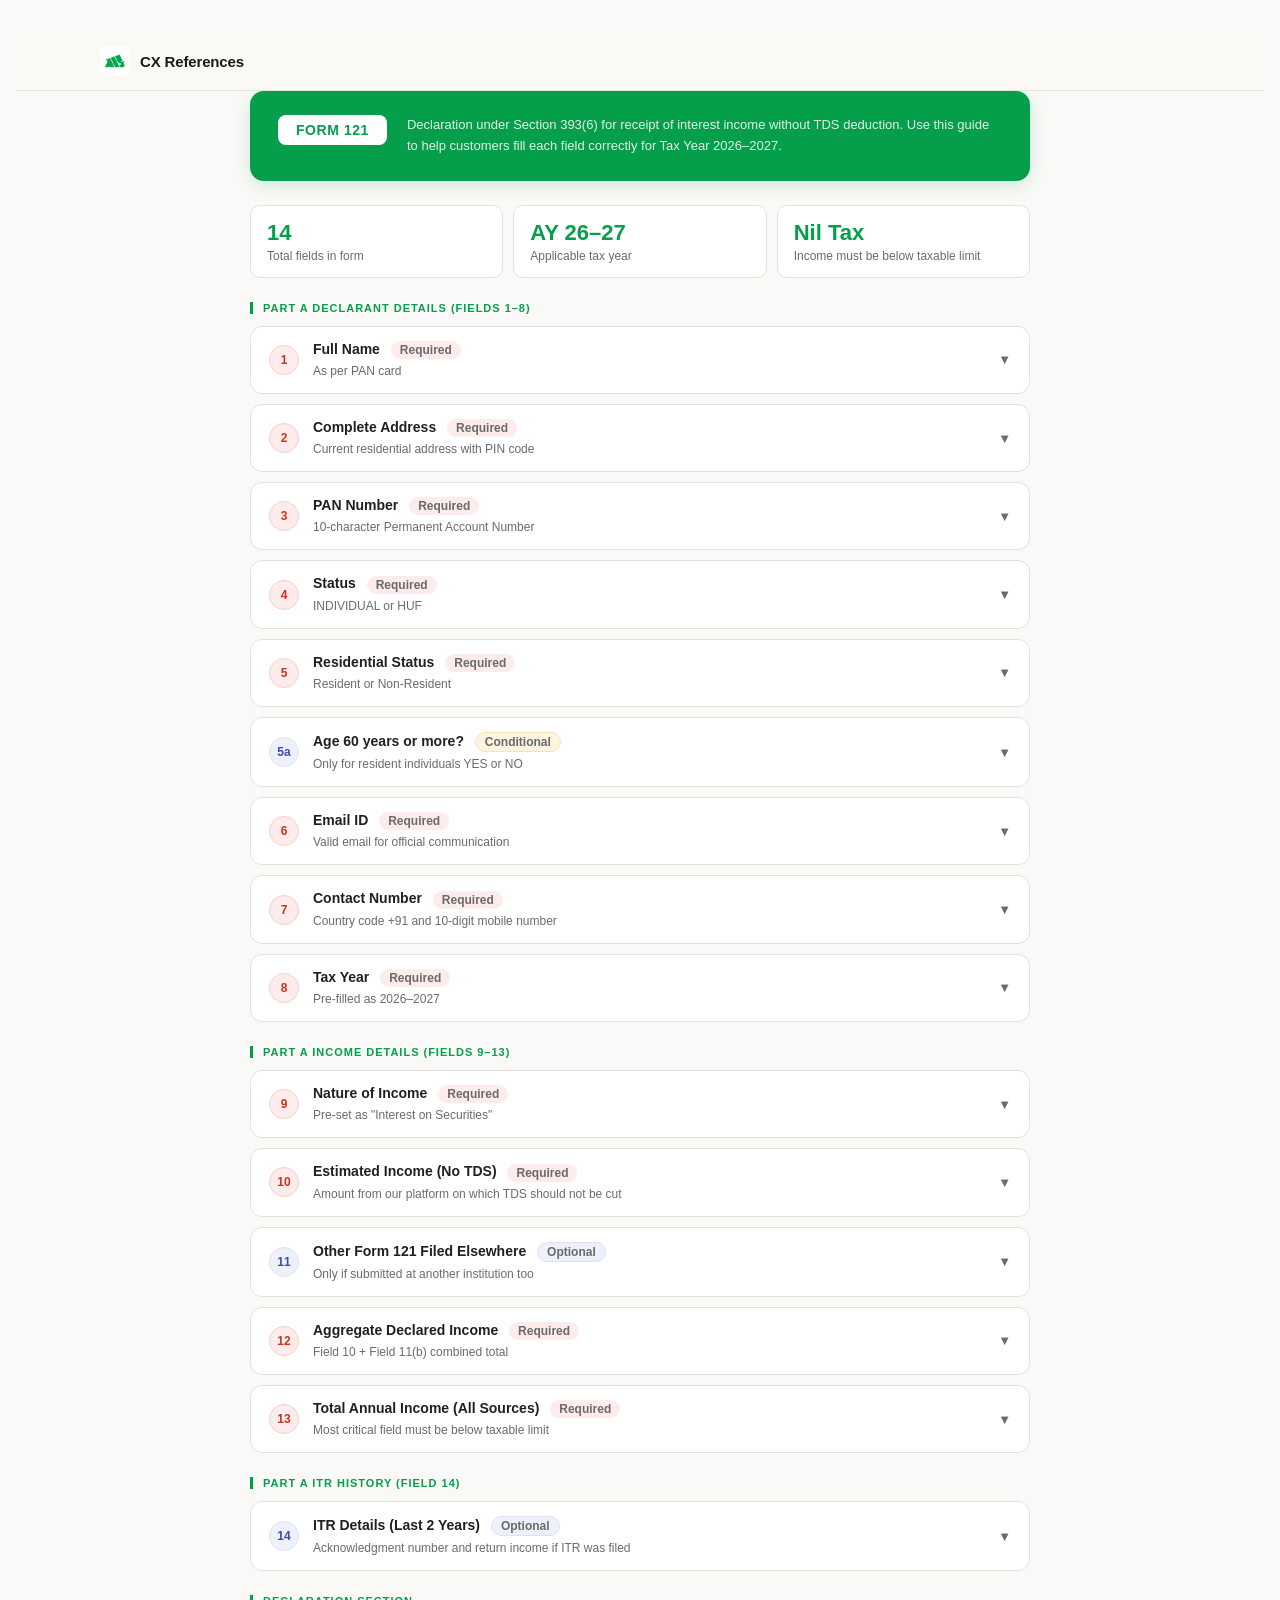
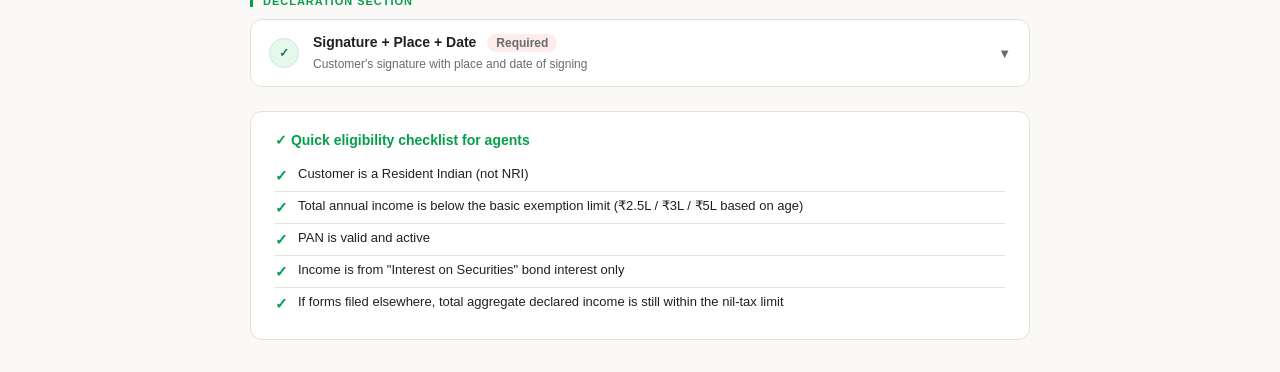
<file: Form121_guide.html>
<!DOCTYPE html>
<html lang="en">
<head>
<meta charset="UTF-8" />
<meta name="viewport" content="width=device-width, initial-scale=1.0"/>
<title>Form 121 Associate Filling Guide</title>
<style>
  *, *::before, *::after { box-sizing: border-box; margin: 0; padding: 0; }
  body {
    font-family: 'Segoe UI', Arial, sans-serif;
    background: #faf9f7;
    color: #202020;
    min-height: 100vh;
    padding: 2rem 1rem;
  }
  .guide-wrap { max-width: 780px; margin: 0 auto; }

  .header-band {
    background: #059e4a;
    border-radius: 14px;
    padding: 1.5rem 1.75rem;
    margin-bottom: 1.5rem;
    display: flex;
    align-items: flex-start;
    gap: 1.25rem;
    box-shadow: 0 4px 18px rgba(5,158,74,0.18);
  }
  .badge-121 {
    background: #fff;
    color: #059e4a;
    font-size: 14px;
    font-weight: 700;
    border-radius: 8px;
    padding: 7px 18px;
    white-space: nowrap;
    flex-shrink: 0;
    letter-spacing: 0.04em;
  }
  .header-text h1 { font-size: 20px; font-weight: 700; color: #fff; margin-bottom: 5px; }
  .header-text p  { font-size: 13px; color: rgba(255,255,255,0.88); line-height: 1.6; }

  .quick-grid { display: grid; grid-template-columns: repeat(3, 1fr); gap: 10px; margin-bottom: 1.5rem; }
  .qc { border-radius: 10px; padding: 14px 16px; border: 1.5px solid #e5e1d8; background: #fff; }
  .qc .qnum { font-size: 22px; font-weight: 700; color: #059e4a; }
  .qc .qdesc { font-size: 12px; color: #6b6b6b; margin-top: 3px; }

  .section-label {
    font-size: 11px;
    font-weight: 700;
    letter-spacing: 0.09em;
    text-transform: uppercase;
    color: #059e4a;
    margin: 1.5rem 0 0.75rem;
    border-left: 3px solid #059e4a;
    padding-left: 10px;
  }

  .field-card {
    background: #fff;
    border: 1.5px solid #e5e1d8;
    border-radius: 12px;
    margin-bottom: 10px;
    overflow: hidden;
    cursor: pointer;
    transition: border-color 0.2s, box-shadow 0.2s;
  }
  .field-card:hover { border-color: #059e4a; box-shadow: 0 2px 12px rgba(5,158,74,0.10); }
  .field-header { display: flex; align-items: center; gap: 14px; padding: 14px 18px; }
  .field-num {
    width: 30px; height: 30px; border-radius: 50%;
    background: #eef0fb; color: #3c4cb0;
    font-size: 12px; font-weight: 700;
    display: flex; align-items: center; justify-content: center; flex-shrink: 0;
    border: 1.5px solid #dee1f5;
  }
  .field-num.req { background: #fdeceb; color: #c8351f; border-color: #f5cfc8; }
  .field-num.opt { background: #eef0fb; color: #3c4cb0; border-color: #dee1f5; }
  .field-num.decl { background: #e6f7ec; color: #1a7a42; border-color: #c9ecd6; }
  .field-title { flex: 1; }
  .field-title strong { font-size: 14px; font-weight: 600; color: #202020; display: block; margin-bottom: 2px; }
  .field-title span { font-size: 12px; color: #6b6b6b; }
  .chevron { font-size: 13px; color: #6b6b6b; transition: transform 0.22s; }

  .pill { display: inline-block; font-size: 11px; padding: 2px 9px; border-radius: 99px; margin-left: 7px; vertical-align: middle; font-weight: 600; }
  .pill-req  { background: #fdeceb; color: #c8351f; }
  .pill-opt  { background: #eef0fb; color: #3c4cb0; border: 1px solid #dee1f5; }
  .pill-cond { background: #fff4e0; color: #b07a17; border: 1px solid #f5e3b8; }

  .field-body { display: none; padding: 0 18px 18px; border-top: 1.5px solid #e5e1d8; }
  .field-body.open { display: block; }
  .info-grid { display: grid; grid-template-columns: 1fr 1fr; gap: 10px; margin-top: 14px; }
  .info-box { background: #faf9f7; border: 1px solid #e5e1d8; border-radius: 8px; padding: 11px 13px; }
  .info-box .lbl { font-size: 11px; font-weight: 700; color: #059e4a; margin-bottom: 4px; text-transform: uppercase; letter-spacing: 0.05em; }
  .info-box .val { font-size: 13px; color: #202020; line-height: 1.55; }

  .script-box {
    background: #faf9f7;
    border-left: 4px solid #059e4a;
    border-radius: 0 8px 8px 0;
    padding: 11px 15px;
    margin-top: 11px;
  }
  .script-box .lbl { font-size: 11px; font-weight: 700; color: #059e4a; margin-bottom: 4px; text-transform: uppercase; letter-spacing: 0.05em; }
  .script-box .val { font-size: 13px; color: #202020; line-height: 1.6; font-style: italic; }

  .warn-box {
    background: #fff4e0;
    border-left: 4px solid #b07a17;
    border-radius: 0 8px 8px 0;
    padding: 11px 15px;
    margin-top: 11px;
  }
  .warn-box .lbl { font-size: 11px; font-weight: 700; color: #b07a17; margin-bottom: 4px; text-transform: uppercase; letter-spacing: 0.05em; }
  .warn-box .val { font-size: 13px; color: #6b6b6b; line-height: 1.55; }

  .quick-ref {
    background: #fff;
    border: 1.5px solid #e5e1d8;
    border-radius: 12px;
    padding: 1.25rem 1.5rem;
    margin-top: 1.5rem;
  }
  .quick-ref h3 { font-size: 14px; font-weight: 700; color: #059e4a; margin-bottom: 12px; }
  .check-item { display: flex; align-items: flex-start; gap: 10px; font-size: 13px; color: #202020; padding: 6px 0; border-bottom: 1px solid #e5e1d8; }
  .check-item:last-child { border-bottom: none; }
  .check-mark { color: #059e4a; font-size: 15px; font-weight: 700; flex-shrink: 0; margin-top: 1px; }

  .example-box {
    background: #faf9f7;
    border: 1.5px dashed #059e4a;
    border-radius: 8px;
    padding: 10px 14px;
    margin-top: 11px;
    display: flex;
    align-items: flex-start;
    gap: 10px;
  }
  .example-icon { font-size: 14px; flex-shrink: 0; margin-top: 1px; color: #059e4a; font-weight: 700; }
  .example-content .lbl { font-size: 11px; font-weight: 700; color: #059e4a; text-transform: uppercase; letter-spacing: 0.05em; margin-bottom: 3px; }
  .example-content .val { font-size: 13px; color: #202020; line-height: 1.55; }
  .example-content .val strong { font-weight: 700; color: #059e4a; }
  .footer { text-align: center; font-size: 12px; color: #6b6b6b; margin-top: 2rem; padding-top: 1rem; border-top: 1px solid #e5e1d8; }

  @media (max-width: 520px) {
    .quick-grid { grid-template-columns: 1fr 1fr; }
    .info-grid  { grid-template-columns: 1fr; }
    .header-band { flex-direction: column; gap: 0.75rem; }
  }
</style>
<link rel="stylesheet" href="styles.css">
</head>
<body>
<header class="cxw-topbar">
  <div class="cxw-topbar-inner">
    <a class="cxw-brand" href="index.html">
      <img src="icon.png" alt="" />
      <span>CX References</span>
    </a>
  </div>
</header>

<div class="guide-wrap">

  <div class="header-band">
    <div class="badge-121">FORM 121</div>
    <div class="header-text">
      <!-- <h1>Form 121</h1> -->
      <p>Declaration under Section 393(6) for receipt of interest income without TDS deduction. Use this guide to help customers fill each field correctly for Tax Year 2026–2027.</p>
    </div>
  </div>

  <div class="quick-grid">
    <div class="qc"><div class="qnum">14</div><div class="qdesc">Total fields in form</div></div>
    <div class="qc"><div class="qnum">AY 26–27</div><div class="qdesc">Applicable tax year</div></div>
    <div class="qc"><div class="qnum">Nil Tax</div><div class="qdesc">Income must be below taxable limit</div></div>
  </div>

  <div class="section-label">Part A Declarant details (Fields 1–8)</div>

  <div class="field-card" onclick="toggle(this)">
    <div class="field-header">
      <div class="field-num req">1</div>
      <div class="field-title"><strong>Full Name <span class="pill pill-req">Required</span></strong><span>As per PAN card</span></div>
      <span class="chevron">&#9660;</span>
    </div>
    <div class="field-body">
      <div class="info-grid">
        <div class="info-box"><div class="lbl">What to enter</div><div class="val">Full legal name exactly as it appears on PAN card no nicknames or short forms</div></div>
        <div class="info-box"><div class="lbl">Common mistake</div><div class="val">Customer uses a different spelling or initials. This must match PAN records precisely.</div></div>
      </div>
      <div class="script-box"><div class="lbl"></div><div class="val">"Please check the name printed on your PAN card and enter it exactly the same way even a small difference in spelling can cause issues with the declaration."</div></div>
      <div class="example-box"><div class="example-icon">eg</div><div class="example-content"><div class="lbl">Example</div><div class="val">Write: <strong>RAMESH KUMAR SHARMA</strong> exactly as printed on PAN. Not "Ramesh Sharma" or "R.K. Sharma".</div></div></div>
    </div>
  </div>

  <div class="field-card" onclick="toggle(this)">
    <div class="field-header">
      <div class="field-num req">2</div>
      <div class="field-title"><strong>Complete Address <span class="pill pill-req">Required</span></strong><span>Current residential address with PIN code</span></div>
      <span class="chevron">&#9660;</span>
    </div>
    <div class="field-body">
      <div class="info-grid">
        <div class="info-box"><div class="lbl">What to enter</div><div class="val">House/flat number, street name, area, city, state, and 6-digit PIN code</div></div>
        <div class="info-box"><div class="lbl">Common mistake</div><div class="val">Customer skips the PIN code or gives an incomplete address both are needed</div></div>
      </div>
      <div class="script-box"><div class="lbl"></div><div class="val">"Please write your full current address including your 6-digit PIN code this is needed for official communication related to your declaration."</div></div>
      <div class="example-box"><div class="example-icon">eg</div><div class="example-content"><div class="lbl">Example</div><div class="val">Write: <strong>Flat 4B, Sunshine Apartments, MG Road, Koramangala, Bengaluru, Karnataka – 560034</strong>. PIN code 560034 is mandatory at the end.</div></div></div>
    </div>
  </div>

  <div class="field-card" onclick="toggle(this)">
    <div class="field-header">
      <div class="field-num req">3</div>
      <div class="field-title"><strong>PAN Number <span class="pill pill-req">Required</span></strong><span>10-character Permanent Account Number</span></div>
      <span class="chevron">&#9660;</span>
    </div>
    <div class="field-body">
      <div class="info-grid">
        <div class="info-box"><div class="lbl">What to enter</div><div class="val">10-character alphanumeric PAN format: ABCDE1234F (5 letters + 4 digits + 1 letter)</div></div>
        <div class="info-box"><div class="lbl">Common mistake</div><div class="val">Typos in PAN, entering Aadhaar number instead of PAN, or using lowercase letters</div></div>
      </div>
      <div class="script-box"><div class="lbl"></div><div class="val">"Your PAN is a 10-character code 5 letters, then 4 numbers, then 1 letter again. You can find it on your PAN card or income tax e-filing account."</div></div>
      <div class="warn-box"><div class="lbl">Important note</div><div class="val">Without a valid PAN, TDS deduction cannot be stopped. This field is critical.</div></div>
      <div class="example-box"><div class="example-icon">eg</div><div class="example-content"><div class="lbl">Example</div><div class="val">Write: <strong>ABCRS1234K</strong> 5 letters (ABCRS) + 4 digits (1234) + 1 letter (K). Always in capital letters. Do not enter Aadhaar number here.</div></div></div>
    </div>
  </div>

  <div class="field-card" onclick="toggle(this)">
    <div class="field-header">
      <div class="field-num req">4</div>
      <div class="field-title"><strong>Status <span class="pill pill-req">Required</span></strong><span>INDIVIDUAL or HUF</span></div>
      <span class="chevron">&#9660;</span>
    </div>
    <div class="field-body">
      <div class="info-grid">
        <div class="info-box"><div class="lbl">What to enter</div><div class="val">Write "INDIVIDUAL" for a single person, "HUF" for Hindu Undivided Family</div></div>
        <div class="info-box"><div class="lbl">Common mistake</div><div class="val">Customers often leave this blank or write "salaried" guide them to use only these two options</div></div>
      </div>
      <div class="script-box"><div class="lbl"></div><div class="val">"For most customers, the status will be INDIVIDUAL. Only enter HUF if this declaration is for a Hindu Undivided Family account."</div></div>
      <div class="example-box"><div class="example-icon">eg</div><div class="example-content"><div class="lbl">Example</div><div class="val">Ramesh is filing for himself, so write: <strong>INDIVIDUAL</strong>. If it were a joint family account, it would be HUF.</div></div></div>
    </div>
  </div>

  <div class="field-card" onclick="toggle(this)">
    <div class="field-header">
      <div class="field-num req">5</div>
      <div class="field-title"><strong>Residential Status <span class="pill pill-req">Required</span></strong><span>Resident or Non-Resident</span></div>
      <span class="chevron">&#9660;</span>
    </div>
    <div class="field-body">
      <div class="info-grid">
        <div class="info-box"><div class="lbl">What to enter</div><div class="val">Write "Resident" this form is only applicable to Indian residents</div></div>
        <div class="info-box"><div class="lbl">Common mistake</div><div class="val">NRIs sometimes try to use this form they are not eligible for Form 121</div></div>
      </div>
      <div class="script-box"><div class="lbl"></div><div class="val">"This form is only for resident Indians. If your customer is an NRI, kindly inform them that Form 121 does not apply to them for TDS exemption."</div></div>
      <div class="example-box"><div class="example-icon">eg</div><div class="example-content"><div class="lbl">Example</div><div class="val">Ramesh lives and works in Bengaluru, so write: <strong>Resident</strong>.</div></div></div>
    </div>
  </div>

  <div class="field-card" onclick="toggle(this)">
    <div class="field-header">
      <div class="field-num opt">5a</div>
      <div class="field-title"><strong>Age 60 years or more? <span class="pill pill-cond">Conditional</span></strong><span>Only for resident individuals YES or NO</span></div>
      <span class="chevron">&#9660;</span>
    </div>
    <div class="field-body">
      <div class="info-grid">
        <div class="info-box"><div class="lbl">What to enter</div><div class="val">Write YES if the customer is 60 years or older at any point during tax year 2026–27. Otherwise write NO.</div></div>
        <div class="info-box"><div class="lbl">Why this matters</div><div class="val">Senior citizens (60+) have a higher basic exemption limit the income threshold for nil tax is higher for them</div></div>
      </div>
      <div class="script-box"><div class="lbl"></div><div class="val">"If you are 60 years of age or above during this financial year (April 2026 to March 2027), please write YES. This affects your income exemption limit."</div></div>
      <div class="example-box"><div class="example-icon">eg</div><div class="example-content"><div class="lbl">Example</div><div class="val">Ramesh is 45 years old, so write: <strong>NO</strong>. His exemption limit is ₹2,50,000. If he were 63 years old, it would be YES and his limit would be ₹3,00,000.</div></div></div>
    </div>
  </div>

  <div class="field-card" onclick="toggle(this)">
    <div class="field-header">
      <div class="field-num req">6</div>
      <div class="field-title"><strong>Email ID <span class="pill pill-req">Required</span></strong><span>Valid email for official communication</span></div>
      <span class="chevron">&#9660;</span>
    </div>
    <div class="field-body">
      <div class="info-grid">
        <div class="info-box"><div class="lbl">What to enter</div><div class="val">A working email address that the customer regularly checks</div></div>
        <div class="info-box"><div class="lbl">Common mistake</div><div class="val">Typing errors in email missing "@", wrong domain (like .cm instead of .com)</div></div>
      </div>
      <div class="script-box"><div class="lbl"></div><div class="val">"Please enter the email address where you receive your account statements this is where any official tax-related communication will be sent."</div></div>
      <div class="example-box"><div class="example-icon">eg</div><div class="example-content"><div class="lbl">Example</div><div class="val">Write: <strong>ramesh.sharma@gmail.com</strong> must have "@" and a valid domain like .com, .in, .co.in. Double-check spelling before submitting.</div></div></div>
    </div>
  </div>

  <div class="field-card" onclick="toggle(this)">
    <div class="field-header">
      <div class="field-num req">7</div>
      <div class="field-title"><strong>Contact Number <span class="pill pill-req">Required</span></strong><span>Country code +91 and 10-digit mobile number</span></div>
      <span class="chevron">&#9660;</span>
    </div>
    <div class="field-body">
      <div class="info-grid">
        <div class="info-box"><div class="lbl">What to enter</div><div class="val">Country code is already +91 (India). Enter 10-digit mobile number in the "Number" field.</div></div>
        <div class="info-box"><div class="lbl">Common mistake</div><div class="val">Customer enters landline number, or adds "0" before the mobile number only 10 digits needed</div></div>
      </div>
      <div class="script-box"><div class="lbl"></div><div class="val">"The country code +91 is already filled in for India. Please just enter your 10-digit mobile number in the number field, without adding 0 at the beginning."</div></div>
      <div class="example-box"><div class="example-icon">eg</div><div class="example-content"><div class="lbl">Example</div><div class="val">Country Code: <strong>+91</strong> &nbsp;|&nbsp; Number: <strong>9876543210</strong>. Do not write "09876543210" the leading 0 is not needed.</div></div></div>
    </div>
  </div>

  <div class="field-card" onclick="toggle(this)">
    <div class="field-header">
      <div class="field-num req">8</div>
      <div class="field-title"><strong>Tax Year <span class="pill pill-req">Required</span></strong><span>Pre-filled as 2026–2027</span></div>
      <span class="chevron">&#9660;</span>
    </div>
    <div class="field-body">
      <div class="info-grid">
        <div class="info-box"><div class="lbl">What to enter</div><div class="val">Write "2026–2027" this is the current applicable tax year</div></div>
        <div class="info-box"><div class="lbl">Common mistake</div><div class="val">Some customers confuse Assessment Year with Tax Year guide them to use 2026–2027</div></div>
      </div>
      <div class="script-box"><div class="lbl"></div><div class="val">"The tax year for this declaration is 2026–2027 this means it covers income earned between April 2026 and March 2027. Please write exactly '2026–2027' in this field."</div></div>
      <div class="example-box"><div class="example-icon">eg</div><div class="example-content"><div class="lbl">Example</div><div class="val">Write: <strong>2026–2027</strong>. This covers the period 1st April 2026 to 31st March 2027.</div></div></div>
    </div>
  </div>

  <div class="section-label">Part A Income details (Fields 9–13)</div>

  <div class="field-card" onclick="toggle(this)">
    <div class="field-header">
      <div class="field-num req">9</div>
      <div class="field-title"><strong>Nature of Income <span class="pill pill-req">Required</span></strong><span>Pre-set as "Interest on Securities"</span></div>
      <span class="chevron">&#9660;</span>
    </div>
    <div class="field-body">
      <div class="info-grid">
        <div class="info-box"><div class="lbl">What to enter</div><div class="val">Write "Interest on Securities" this is fixed for bond investments</div></div>
        <div class="info-box"><div class="lbl">Common mistake</div><div class="val">Customer writes "FD interest" or "bond income" must specifically say "Interest on Securities"</div></div>
      </div>
      <div class="script-box"><div class="lbl"></div><div class="val">"In this field, please write 'Interest on Securities' this is the standard description for income from bonds, and using the exact wording is important for the declaration to be valid."</div></div>
      <div class="example-box"><div class="example-icon">eg</div><div class="example-content"><div class="lbl">Example</div><div class="val">Write exactly: <strong>Interest on Securities</strong>. Not "Bond Interest", not "FD Interest" the exact phrase is mandatory.</div></div></div>
    </div>
  </div>

  <div class="field-card" onclick="toggle(this)">
    <div class="field-header">
      <div class="field-num req">10</div>
      <div class="field-title"><strong>Estimated Income (No TDS) <span class="pill pill-req">Required</span></strong><span>Amount from our platform on which TDS should not be cut</span></div>
      <span class="chevron">&#9660;</span>
    </div>
    <div class="field-body">
      <div class="info-grid">
        <div class="info-box"><div class="lbl">What to enter</div><div class="val">The expected interest income from bonds held on our platform for the full tax year 2026–27</div></div>
        <div class="info-box"><div class="lbl">Common mistake</div><div class="val">Customer enters previous year's income, or total portfolio value instead of expected interest income</div></div>
      </div>
      <div class="script-box"><div class="lbl"></div><div class="val">"Please enter the total interest income you expect to receive from your bonds on our platform between April 2026 and March 2027. You can find the estimated payout in your account dashboard."</div></div>
      <div class="warn-box"><div class="lbl">Important note</div><div class="val">This is the amount from our platform only. If the customer holds bonds elsewhere, those are covered by separate Form 121 submissions (see Field 11).</div></div>
      <div class="example-box"><div class="example-icon">eg</div><div class="example-content"><div class="lbl">Example</div><div class="val">Ramesh holds bonds worth ₹18 lakh on our platform at 10% annual interest. His estimated interest from our platform = <strong>₹1,80,000</strong>. He enters this amount here.</div></div></div>
    </div>
  </div>

  <div class="field-card" onclick="toggle(this)">
    <div class="field-header">
      <div class="field-num opt">11</div>
      <div class="field-title"><strong>Other Form 121 Filed Elsewhere <span class="pill pill-opt">Optional</span></strong><span>Only if submitted at another institution too</span></div>
      <span class="chevron">&#9660;</span>
    </div>
    <div class="field-body">
      <div class="info-grid">
        <div class="info-box"><div class="lbl">What to enter</div><div class="val">Write YES if this customer has already submitted Form 121 at another broker or bank. Write NO if this is the only one.</div></div>
        <div class="info-box"><div class="lbl">Sub-fields</div><div class="val">11(a): Number of other Form 121 submitted. 11(b): Total amount declared in those other forms.</div></div>
      </div>
      <div class="script-box"><div class="lbl"></div><div class="val">"Have you submitted a similar Form 121 at any other bank or broker for this financial year? If yes, please mention how many forms and the total income declared in those forms."</div></div>
      <div class="example-box"><div class="example-icon">eg</div><div class="example-content"><div class="lbl">Example</div><div class="val">Ramesh also holds bonds at HDFC Bank and submitted Form 121 there. So: Field 11 = <strong>YES</strong> &nbsp;|&nbsp; 11(a) = <strong>1</strong> (one other form filed) &nbsp;|&nbsp; 11(b) = <strong>₹40,000</strong> (interest declared at HDFC Bank).</div></div></div>
    </div>
  </div>

  <div class="field-card" onclick="toggle(this)">
    <div class="field-header">
      <div class="field-num req">12</div>
      <div class="field-title"><strong>Aggregate Declared Income <span class="pill pill-req">Required</span></strong><span>Field 10 + Field 11(b) combined total</span></div>
      <span class="chevron">&#9660;</span>
    </div>
    <div class="field-body">
      <div class="info-grid">
        <div class="info-box"><div class="lbl">What to enter</div><div class="val">Simple addition: amount in Field 10 + amount in Field 11(b). If no other forms filed, Field 12 = Field 10.</div></div>
        <div class="info-box"><div class="lbl">Common mistake</div><div class="val">Customer leaves this blank thinking it is auto-calculated it needs to be filled manually</div></div>
      </div>
      <div class="script-box"><div class="lbl"></div><div class="val">"This field is just a total please add the amount from Field 10 and Field 11(b) and write the sum here. If you haven't filed Form 121 anywhere else, this will be the same as Field 10."</div></div>
      <div class="example-box"><div class="example-icon">eg</div><div class="example-content"><div class="lbl">Example</div><div class="val">Ramesh's Field 10 = ₹1,80,000 + Field 11(b) = ₹40,000. So Field 12 = <strong>₹2,20,000</strong>. This is the total bond interest he is declaring across all platforms this year.</div></div></div>
    </div>
  </div>

  <div class="field-card" onclick="toggle(this)">
    <div class="field-header">
      <div class="field-num req">13</div>
      <div class="field-title"><strong>Total Annual Income (All Sources) <span class="pill pill-req">Required</span></strong><span>Most critical field must be below taxable limit</span></div>
      <span class="chevron">&#9660;</span>
    </div>
    <div class="field-body">
      <div class="info-grid">
        <div class="info-box"><div class="lbl">What to enter</div><div class="val">Customer's total estimated income for the year from ALL sources salary, rent, interest, business, etc.</div></div>
        <div class="info-box"><div class="lbl">Eligibility check</div><div class="val">Below 60 yrs: under ₹2.5 lakh. Age 60–80 yrs: under ₹3 lakh. Age 80+: under ₹5 lakh.</div></div>
      </div>
      <div class="script-box"><div class="lbl"></div><div class="val">"Please mention your total expected income from all sources this financial year salary, pension, rent, interest from all investments. This total must be below the basic exemption limit for this form to be valid."</div></div>
      <div class="warn-box"><div class="lbl">Critical warning</div><div class="val">If income exceeds the exemption limit, the customer is NOT eligible for Form 121. Filing it incorrectly can result in penalty or prosecution. Always verify this with the customer.</div></div>
      <div class="example-box"><div class="example-icon">eg</div><div class="example-content"><div class="lbl">Example</div><div class="val">Ramesh's only income is bond interest ₹2,20,000 total (from Field 12). He has no salary or other income. So Field 13 = <strong>₹2,20,000</strong>. This is below the ₹2,50,000 limit for his age (45 yrs), so he is <strong>eligible ✓</strong>.</div></div></div>
    </div>
  </div>

  <div class="section-label">Part A ITR history (Field 14)</div>

  <div class="field-card" onclick="toggle(this)">
    <div class="field-header">
      <div class="field-num opt">14</div>
      <div class="field-title"><strong>ITR Details (Last 2 Years) <span class="pill pill-opt">Optional</span></strong><span>Acknowledgment number and return income if ITR was filed</span></div>
      <span class="chevron">&#9660;</span>
    </div>
    <div class="field-body">
      <div class="info-grid">
        <div class="info-box"><div class="lbl">What to enter</div><div class="val">Tax Year (e.g. 2024–25), Acknowledgment Number from ITR filed, and the income declared in that return</div></div>
        <div class="info-box"><div class="lbl">Common mistake</div><div class="val">Customer doesn't have acknowledgment number handy ask them to check the IT e-filing portal or their CA</div></div>
      </div>
      <div class="script-box"><div class="lbl"></div><div class="val">"If you have filed income tax returns in the past two years, please share the acknowledgment number and the income amount declared. You can find this on the IT e-filing portal at incometax.gov.in under 'View Filed Returns'."</div></div>
      <div class="example-box"><div class="example-icon">eg</div><div class="example-content"><div class="lbl">Example</div><div class="val">Row 1: Tax Year <strong>2024–25</strong> &nbsp;|&nbsp; Ack No. <strong>123456789012345</strong> &nbsp;|&nbsp; Return Income <strong>₹2,10,000</strong>. Row 2: Tax Year <strong>2023–24</strong> &nbsp;|&nbsp; Ack No. <strong>987654321098765</strong> &nbsp;|&nbsp; Return Income <strong>₹1,95,000</strong>.</div></div></div>
    </div>
  </div>

  <div class="section-label">Declaration section</div>

  <div class="field-card" onclick="toggle(this)">
    <div class="field-header">
      <div class="field-num decl">&#10003;</div>
      <div class="field-title"><strong>Signature + Place + Date <span class="pill pill-req">Required</span></strong><span>Customer's signature with place and date of signing</span></div>
      <span class="chevron">&#9660;</span>
    </div>
    <div class="field-body">
      <div class="info-grid">
        <div class="info-box"><div class="lbl">What to enter</div><div class="val">Physical or digital signature, city name in "Place", and today's date in DD/MM/YYYY format</div></div>
        <div class="info-box"><div class="lbl">Common mistake</div><div class="val">Customer leaves Place or Date blank unsigned or undated declarations are not valid</div></div>
      </div>
      <div class="script-box"><div class="lbl"></div><div class="val">"Please sign the declaration at the bottom and also fill in your city name and today's date. Without the signature and date, this form is not considered valid."</div></div>
      <div class="warn-box"><div class="lbl">Legal note</div><div class="val">The declaration confirms that the customer's total tax liability is NIL for the year. A false declaration can result in prosecution under the Income Tax Act. Remind customers to be truthful.</div></div>
      <div class="example-box"><div class="example-icon">eg</div><div class="example-content"><div class="lbl">Example</div><div class="val">Place: <strong>Bengaluru</strong> &nbsp;|&nbsp; Date: <strong>18/04/2026</strong> &nbsp;|&nbsp; Followed by Ramesh's signature and printed name: <strong>RAMESH KUMAR SHARMA</strong>.</div></div></div>
    </div>
  </div>

  <div class="quick-ref">
    <h3>&#10003; Quick eligibility checklist for agents</h3>
    <div class="check-item"><span class="check-mark">&#10003;</span>Customer is a Resident Indian (not NRI)</div>
    <div class="check-item"><span class="check-mark">&#10003;</span>Total annual income is below the basic exemption limit (₹2.5L / ₹3L / ₹5L based on age)</div>
    <div class="check-item"><span class="check-mark">&#10003;</span>PAN is valid and active</div>
    <div class="check-item"><span class="check-mark">&#10003;</span>Income is from "Interest on Securities" bond interest only</div>
    <div class="check-item"><span class="check-mark">&#10003;</span>If forms filed elsewhere, total aggregate declared income is still within the nil-tax limit</div>
  </div>

  <!-- <div class="footer">Form 121 Associate Guide &nbsp;|&nbsp; Tax Year 2026–2027 &nbsp;|&nbsp; For internal use only</div> -->
</div>

<script>
function toggle(card) {
  var body = card.querySelector('.field-body');
  var chev = card.querySelector('.chevron');
  var isOpen = body.classList.contains('open');
  document.querySelectorAll('.field-body').forEach(function(b){ b.classList.remove('open'); });
  document.querySelectorAll('.chevron').forEach(function(c){ c.style.transform = ''; });
  if (!isOpen) {
    body.classList.add('open');
    chev.style.transform = 'rotate(180deg)';
  }
}
</script>
</body>
</html>
</file>
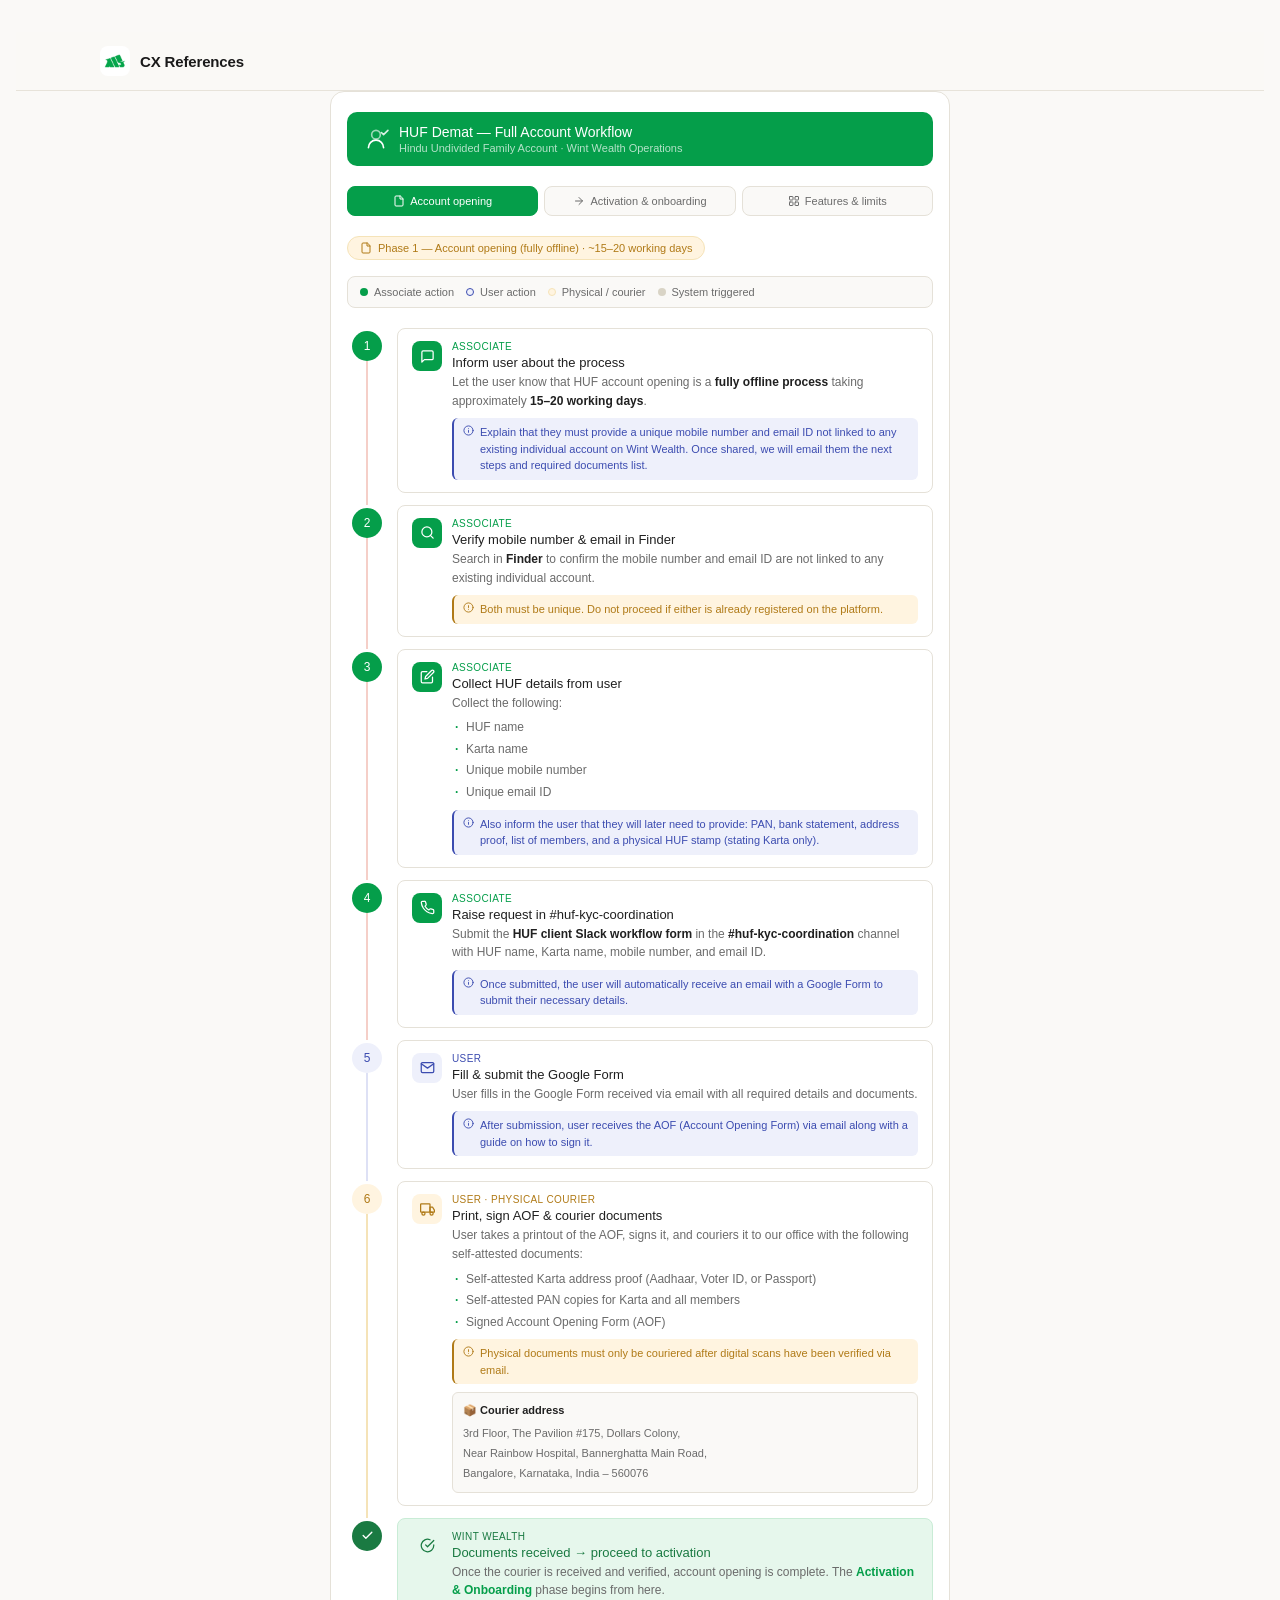
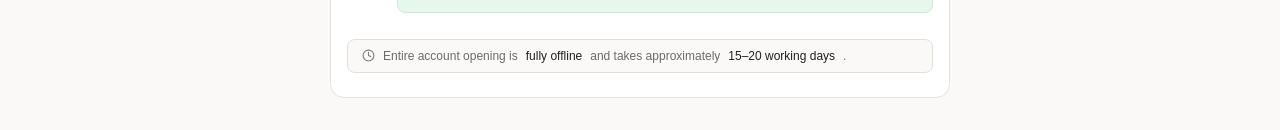
<file: KYC_huf_onboarding-workflow.html>
<!DOCTYPE html>
<html lang="en">
<head>
<meta charset="UTF-8"/>
<meta name="viewport" content="width=device-width, initial-scale=1.0"/>
<title>HUF Demat — Full Workflow</title>
<style>
  *,*::before,*::after{box-sizing:border-box;margin:0;padding:0}
  body{font-family:-apple-system,BlinkMacSystemFont,'Segoe UI',Roboto,sans-serif;background:#faf9f7;min-height:100vh;padding:2rem 1rem}
  .container{width:100%;max-width:620px;margin:0 auto}
  .fw{padding:1.25rem 1rem 1.5rem;background:#fff;border-radius:14px;border:1px solid #e5e1d8}
  .hdr{display:flex;align-items:center;gap:10px;margin-bottom:1.25rem;padding:12px 16px;border-radius:10px;background:#059e4a}
  .hdr .ht{font-size:14px;font-weight:500;color:#fff}
  .hdr .hs{font-size:11px;color:rgba(255,255,255,.7);margin-top:2px}
  .tabs{display:flex;gap:6px;margin-bottom:1.25rem}
  .tb{flex:1;padding:7px 8px;font-size:11px;font-weight:500;border:1.5px solid #e5e1d8;border-radius:8px;background:#faf9f7;color:#6b6b6b;cursor:pointer;display:flex;align-items:center;justify-content:center;gap:5px;transition:all .18s;line-height:1.3}
  .tb.on{background:#059e4a;color:#fff;border-color:#059e4a}
  .phase-badge{display:inline-flex;align-items:center;gap:6px;padding:5px 12px;border-radius:20px;font-size:11px;font-weight:500;margin-bottom:1rem}
  .pb-open{background:#fff4e0;color:#b07a17;border:1px solid #f5e3b8}
  .pb-active{background:#fdeceb;color:#059e4a;border:1px solid #f5cfc8}
  .leg{display:flex;gap:12px;flex-wrap:wrap;margin-bottom:1.25rem;padding:9px 12px;border-radius:8px;border:1px solid #e5e1d8;background:#faf9f7}
  .li{display:flex;align-items:center;gap:6px;font-size:11px;color:#6b6b6b}
  .ld{width:8px;height:8px;border-radius:50%;flex-shrink:0}
  .sc{display:flex;flex-direction:column}
  .sr{display:flex;align-items:stretch}
  .slc{display:flex;flex-direction:column;align-items:center;width:40px;flex-shrink:0}
  .sn{width:30px;height:30px;border-radius:50%;display:flex;align-items:center;justify-content:center;font-size:12px;font-weight:500;flex-shrink:0;margin-top:3px}
  .sv{width:2px;flex:1;min-height:14px}
  .card{flex:1;margin:0 0 12px 10px;padding:12px 14px;border-radius:8px;border:1px solid #e5e1d8;background:#fff;transition:border-color .15s}
  .card:hover{border-color:#d0cbc0}
  .ct{display:flex;align-items:flex-start;gap:10px}
  .ci{width:30px;height:30px;border-radius:8px;flex-shrink:0;display:flex;align-items:center;justify-content:center}
  .cb{flex:1}
  .who{font-size:10px;font-weight:500;letter-spacing:.04em;text-transform:uppercase;margin-bottom:3px}
  .ttl{font-size:13px;font-weight:500;color:#202020;margin-bottom:3px}
  .dsc{font-size:12px;color:#6b6b6b;line-height:1.55}
  .tip{font-size:11px;margin-top:8px;padding:6px 9px;border-radius:6px;line-height:1.5;display:flex;gap:6px;align-items:flex-start;border-left:2px solid #3c4cb0;background:#eef0fb;color:#3c4cb0}
  .warn{font-size:11px;margin-top:8px;padding:6px 9px;border-radius:6px;line-height:1.5;display:flex;gap:6px;align-items:flex-start;border-left:2px solid #b07a17;background:#fff4e0;color:#b07a17}
  .addr{margin-top:8px;padding:8px 10px;border-radius:6px;background:#faf9f7;border:1px solid #e5e1d8;font-size:11px;color:#6b6b6b;line-height:1.8}
  .addr strong{color:#202020;display:block;margin-bottom:3px;font-size:11px}
  .bl{list-style:none;padding:0;margin:6px 0 0}
  .bl li{font-size:12px;color:#6b6b6b;line-height:1.55;padding-left:14px;position:relative;margin-bottom:3px}
  .bl li::before{content:'·';position:absolute;left:3px;color:#059e4a;font-weight:700}
  /* step themes */
  .sw .sn{background:#059e4a;color:#fff}.sw .sv{background:#f5cfc8}.sw .ci{background:#059e4a}.sw .who{color:#059e4a}
  .su .sn{background:#eef0fb;color:#3c4cb0}.su .sv{background:#dee1f5}.su .ci{background:#eef0fb}.su .who{color:#3c4cb0}
  .sb .sn{background:#efece4;color:#57534a}.sb .sv{background:#d9d4c6}.sb .ci{background:#efece4}.sb .who{color:#57534a}
  .sk .sn{background:#fff4e0;color:#b07a17}.sk .sv{background:#f5e3b8}.sk .ci{background:#fff4e0}.sk .who{color:#b07a17}
  .sd .sn{background:#1a7a42;color:#fff}.sd .sv{background:transparent}.sd .ci{background:#e6f7ec}.sd .who{color:#1a7a42}
  .sd .card{background:#e6f7ec;border-color:#c9ecd6}.sd .ttl{color:#1a7a42}
  /* features */
  .fg{display:flex;flex-direction:column;gap:10px}
  .fc{padding:12px 14px;border-radius:8px;border:1px solid #e5e1d8;background:#fff}
  .fh{display:flex;align-items:center;gap:9px;margin-bottom:6px}
  .fic{width:28px;height:28px;border-radius:7px;flex-shrink:0;display:flex;align-items:center;justify-content:center}
  .ftt{font-size:13px;font-weight:500;color:#202020}
  .fd{font-size:12px;color:#6b6b6b;line-height:1.55}
  .lc{padding:11px 14px;border-radius:8px;border:1px solid #f5e3b8;background:#fff4e0;margin-top:4px}
  .lh{display:flex;align-items:center;gap:8px;margin-bottom:6px}
  .lt{font-size:12px;font-weight:500;color:#b07a17}
  .tbar{display:flex;align-items:center;gap:8px;padding:9px 14px;border-radius:8px;border:1px solid #e5e1d8;background:#faf9f7;font-size:12px;color:#6b6b6b;margin-top:14px}
  .tbar strong{color:#202020;font-weight:500}
  .hide{display:none}
</style>
<link rel="stylesheet" href="styles.css">
</head>
<body>
<header class="cxw-topbar">
  <div class="cxw-topbar-inner">
    <a class="cxw-brand" href="index.html">
      <img src="icon.png" alt="" />
      <span>CX References</span>
    </a>
  </div>
</header>

<div class="container"><div class="fw">

<div class="hdr">
  <svg width="26" height="26" viewBox="0 0 24 24" fill="none"><circle cx="12" cy="8" r="4" stroke="rgba(255,255,255,0.6)" stroke-width="1.5"/><path d="M5 20c0-3.866 3.134-7 7-7s7 3.134 7 7" stroke="#fff" stroke-width="1.5" stroke-linecap="round"/><path d="M17 6l2 2 4-4" stroke="rgba(255,255,255,0.85)" stroke-width="1.5" stroke-linecap="round" stroke-linejoin="round"/></svg>
  <div><div class="ht">HUF Demat — Full Account Workflow</div><div class="hs">Hindu Undivided Family Account · Wint Wealth Operations</div></div>
</div>

<div class="tabs">
  <button class="tb on" onclick="showT('opening')">
    <svg width="12" height="12" viewBox="0 0 24 24" fill="none" stroke="currentColor" stroke-width="2" stroke-linecap="round" stroke-linejoin="round"><path d="M14 2H6a2 2 0 0 0-2 2v16a2 2 0 0 0 2 2h12a2 2 0 0 0 2-2V8z"/><polyline points="14 2 14 8 20 8"/></svg>
    Account opening
  </button>
  <button class="tb" onclick="showT('onboard')">
    <svg width="12" height="12" viewBox="0 0 24 24" fill="none" stroke="currentColor" stroke-width="2" stroke-linecap="round" stroke-linejoin="round"><path d="M5 12h14M12 5l7 7-7 7"/></svg>
    Activation &amp; onboarding
  </button>
  <button class="tb" onclick="showT('features')">
    <svg width="12" height="12" viewBox="0 0 24 24" fill="none" stroke="currentColor" stroke-width="2" stroke-linecap="round" stroke-linejoin="round"><rect x="3" y="3" width="7" height="7" rx="1"/><rect x="14" y="3" width="7" height="7" rx="1"/><rect x="3" y="14" width="7" height="7" rx="1"/><rect x="14" y="14" width="7" height="7" rx="1"/></svg>
    Features &amp; limits
  </button>
</div>

<!-- TAB 1 — ACCOUNT OPENING -->
<div id="p-opening">
  <div class="phase-badge pb-open">
    <svg width="12" height="12" viewBox="0 0 24 24" fill="none" stroke="#b07a17" stroke-width="2" stroke-linecap="round" stroke-linejoin="round"><path d="M14 2H6a2 2 0 0 0-2 2v16a2 2 0 0 0 2 2h12a2 2 0 0 0 2-2V8z"/><polyline points="14 2 14 8 20 8"/></svg>
    Phase 1 — Account opening (fully offline) · ~15–20 working days
  </div>
  <div class="leg">
    <div class="li"><span class="ld" style="background:#059e4a"></span>Associate action</div>
    <div class="li"><span class="ld" style="background:#eef0fb;border:1.5px solid #3c4cb0"></span>User action</div>
    <div class="li"><span class="ld" style="background:#fff4e0;border:1.5px solid #f5e3b8"></span>Physical / courier</div>
    <div class="li"><span class="ld" style="background:#d9d4c6"></span>System triggered</div>
  </div>
  <div class="sc">

    <div class="sr sw">
      <div class="slc"><div class="sn">1</div><div class="sv"></div></div>
      <div class="card"><div class="ct">
        <div class="ci"><svg width="15" height="15" viewBox="0 0 24 24" fill="none" stroke="#fff" stroke-width="2" stroke-linecap="round" stroke-linejoin="round"><path d="M21 15a2 2 0 0 1-2 2H7l-4 4V5a2 2 0 0 1 2-2h14a2 2 0 0 1 2 2z"/></svg></div>
        <div class="cb">
          <div class="who">Associate</div>
          <div class="ttl">Inform user about the process</div>
          <div class="dsc">Let the user know that HUF account opening is a <strong style="color:#202020">fully offline process</strong> taking approximately <strong style="color:#202020">15–20 working days</strong>.</div>
          <div class="tip"><svg width="11" height="11" viewBox="0 0 24 24" fill="none" stroke="#3c4cb0" stroke-width="2" stroke-linecap="round" stroke-linejoin="round" style="flex-shrink:0;margin-top:1px"><circle cx="12" cy="12" r="10"/><path d="M12 16v-4M12 8h.01"/></svg>Explain that they must provide a unique mobile number and email ID not linked to any existing individual account on Wint Wealth. Once shared, we will email them the next steps and required documents list.</div>
        </div>
      </div></div>
    </div>

    <div class="sr sw">
      <div class="slc"><div class="sn">2</div><div class="sv"></div></div>
      <div class="card"><div class="ct">
        <div class="ci"><svg width="15" height="15" viewBox="0 0 24 24" fill="none" stroke="#fff" stroke-width="2" stroke-linecap="round" stroke-linejoin="round"><circle cx="11" cy="11" r="8"/><path d="m21 21-4.35-4.35"/></svg></div>
        <div class="cb">
          <div class="who">Associate</div>
          <div class="ttl">Verify mobile number &amp; email in Finder</div>
          <div class="dsc">Search in <strong style="color:#202020">Finder</strong> to confirm the mobile number and email ID are not linked to any existing individual account.</div>
          <div class="warn"><svg width="11" height="11" viewBox="0 0 24 24" fill="none" stroke="#b07a17" stroke-width="2" stroke-linecap="round" stroke-linejoin="round" style="flex-shrink:0;margin-top:1px"><circle cx="12" cy="12" r="10"/><line x1="12" y1="8" x2="12" y2="12"/><line x1="12" y1="16" x2="12.01" y2="16"/></svg>Both must be unique. Do not proceed if either is already registered on the platform.</div>
        </div>
      </div></div>
    </div>

    <div class="sr sw">
      <div class="slc"><div class="sn">3</div><div class="sv"></div></div>
      <div class="card"><div class="ct">
        <div class="ci"><svg width="15" height="15" viewBox="0 0 24 24" fill="none" stroke="#fff" stroke-width="2" stroke-linecap="round" stroke-linejoin="round"><path d="M11 4H4a2 2 0 0 0-2 2v14a2 2 0 0 0 2 2h14a2 2 0 0 0 2-2v-7"/><path d="M18.5 2.5a2.121 2.121 0 0 1 3 3L12 15l-4 1 1-4 9.5-9.5z"/></svg></div>
        <div class="cb">
          <div class="who">Associate</div>
          <div class="ttl">Collect HUF details from user</div>
          <div class="dsc">Collect the following:</div>
          <ul class="bl">
            <li>HUF name</li>
            <li>Karta name</li>
            <li>Unique mobile number</li>
            <li>Unique email ID</li>
          </ul>
          <div class="tip" style="margin-top:8px;"><svg width="11" height="11" viewBox="0 0 24 24" fill="none" stroke="#3c4cb0" stroke-width="2" stroke-linecap="round" stroke-linejoin="round" style="flex-shrink:0;margin-top:1px"><circle cx="12" cy="12" r="10"/><path d="M12 16v-4M12 8h.01"/></svg>Also inform the user that they will later need to provide: PAN, bank statement, address proof, list of members, and a physical HUF stamp (stating Karta only).</div>
        </div>
      </div></div>
    </div>

    <div class="sr sw">
      <div class="slc"><div class="sn">4</div><div class="sv"></div></div>
      <div class="card"><div class="ct">
        <div class="ci"><svg width="15" height="15" viewBox="0 0 24 24" fill="none" stroke="#fff" stroke-width="2" stroke-linecap="round" stroke-linejoin="round"><path d="M22 16.92v3a2 2 0 0 1-2.18 2 19.79 19.79 0 0 1-8.63-3.07 19.5 19.5 0 0 1-6-6 19.79 19.79 0 0 1-3.07-8.67A2 2 0 0 1 4.11 2h3a2 2 0 0 1 2 1.72c.127.96.361 1.903.7 2.81a2 2 0 0 1-.45 2.11L8.09 9.91a16 16 0 0 0 6 6l1.27-1.27a2 2 0 0 1 2.11-.45c.907.339 1.85.573 2.81.7A2 2 0 0 1 22 16.92z"/></svg></div>
        <div class="cb">
          <div class="who">Associate</div>
          <div class="ttl">Raise request in #huf-kyc-coordination</div>
          <div class="dsc">Submit the <strong style="color:#202020">HUF client Slack workflow form</strong> in the <strong style="color:#202020">#huf-kyc-coordination</strong> channel with HUF name, Karta name, mobile number, and email ID.</div>
          <div class="tip"><svg width="11" height="11" viewBox="0 0 24 24" fill="none" stroke="#3c4cb0" stroke-width="2" stroke-linecap="round" stroke-linejoin="round" style="flex-shrink:0;margin-top:1px"><circle cx="12" cy="12" r="10"/><path d="M12 16v-4M12 8h.01"/></svg>Once submitted, the user will automatically receive an email with a Google Form to submit their necessary details.</div>
        </div>
      </div></div>
    </div>

    <div class="sr su">
      <div class="slc"><div class="sn">5</div><div class="sv"></div></div>
      <div class="card"><div class="ct">
        <div class="ci"><svg width="15" height="15" viewBox="0 0 24 24" fill="none" stroke="#3c4cb0" stroke-width="2" stroke-linecap="round" stroke-linejoin="round"><path d="M4 4h16c1.1 0 2 .9 2 2v12c0 1.1-.9 2-2 2H4c-1.1 0-2-.9-2-2V6c0-1.1.9-2 2-2z"/><polyline points="22,6 12,13 2,6"/></svg></div>
        <div class="cb">
          <div class="who">User</div>
          <div class="ttl">Fill &amp; submit the Google Form</div>
          <div class="dsc">User fills in the Google Form received via email with all required details and documents.</div>
          <div class="tip"><svg width="11" height="11" viewBox="0 0 24 24" fill="none" stroke="#3c4cb0" stroke-width="2" stroke-linecap="round" stroke-linejoin="round" style="flex-shrink:0;margin-top:1px"><circle cx="12" cy="12" r="10"/><path d="M12 16v-4M12 8h.01"/></svg>After submission, user receives the AOF (Account Opening Form) via email along with a guide on how to sign it.</div>
        </div>
      </div></div>
    </div>

    <div class="sr sk">
      <div class="slc"><div class="sn">6</div><div class="sv"></div></div>
      <div class="card"><div class="ct">
        <div class="ci"><svg width="15" height="15" viewBox="0 0 24 24" fill="none" stroke="#b07a17" stroke-width="2" stroke-linecap="round" stroke-linejoin="round"><rect x="1" y="3" width="15" height="13" rx="1"/><path d="M16 8h4l3 5v3h-7V8z"/><circle cx="5.5" cy="18.5" r="2.5"/><circle cx="18.5" cy="18.5" r="2.5"/></svg></div>
        <div class="cb">
          <div class="who">User · Physical courier</div>
          <div class="ttl">Print, sign AOF &amp; courier documents</div>
          <div class="dsc">User takes a printout of the AOF, signs it, and couriers it to our office with the following self-attested documents:</div>
          <ul class="bl" style="margin-top:6px;">
            <li>Self-attested Karta address proof (Aadhaar, Voter ID, or Passport)</li>
            <li>Self-attested PAN copies for Karta and all members</li>
            <li>Signed Account Opening Form (AOF)</li>
          </ul>
          <div class="warn" style="margin-top:8px;"><svg width="11" height="11" viewBox="0 0 24 24" fill="none" stroke="#b07a17" stroke-width="2" stroke-linecap="round" stroke-linejoin="round" style="flex-shrink:0;margin-top:1px"><circle cx="12" cy="12" r="10"/><line x1="12" y1="8" x2="12" y2="12"/><line x1="12" y1="16" x2="12.01" y2="16"/></svg>Physical documents must only be couriered after digital scans have been verified via email.</div>
          <div class="addr">
            <strong>📦 Courier address</strong>
            3rd Floor, The Pavilion #175, Dollars Colony,<br>
            Near Rainbow Hospital, Bannerghatta Main Road,<br>
            Bangalore, Karnataka, India – 560076
          </div>
        </div>
      </div></div>
    </div>

    <div class="sr sd">
      <div class="slc"><div class="sn"><svg width="13" height="13" viewBox="0 0 24 24" fill="none" stroke="#fff" stroke-width="2.5" stroke-linecap="round" stroke-linejoin="round"><polyline points="20 6 9 17 4 12"/></svg></div><div class="sv"></div></div>
      <div class="card"><div class="ct">
        <div class="ci"><svg width="15" height="15" viewBox="0 0 24 24" fill="none" stroke="#1a7a42" stroke-width="2" stroke-linecap="round" stroke-linejoin="round"><path d="M22 11.08V12a10 10 0 1 1-5.93-9.14"/><polyline points="22 4 12 14.01 9 11.01"/></svg></div>
        <div class="cb">
          <div class="who">Wint Wealth</div>
          <div class="ttl">Documents received → proceed to activation</div>
          <div class="dsc">Once the courier is received and verified, account opening is complete. The <strong style="color:#059e4a">Activation &amp; Onboarding</strong> phase begins from here.</div>
        </div>
      </div></div>
    </div>

  </div>
  <div class="tbar">
    <svg width="13" height="13" viewBox="0 0 24 24" fill="none" stroke="#7C7C7C" stroke-width="2" stroke-linecap="round" stroke-linejoin="round"><circle cx="12" cy="12" r="10"/><polyline points="12 6 12 12 16 14"/></svg>
    Entire account opening is <strong>fully offline</strong> and takes approximately <strong>15–20 working days</strong>.
  </div>
</div>

<!-- TAB 2 — ACTIVATION & ONBOARDING -->
<div id="p-onboard" class="hide">
  <div class="phase-badge pb-active">
    <svg width="12" height="12" viewBox="0 0 24 24" fill="none" stroke="#059e4a" stroke-width="2" stroke-linecap="round" stroke-linejoin="round"><path d="M22 11.08V12a10 10 0 1 1-5.93-9.14"/><polyline points="22 4 12 14.01 9 11.01"/></svg>
    Phase 2 — Post account opening · Activation &amp; onboarding
  </div>
  <div class="leg">
    <div class="li"><span class="ld" style="background:#059e4a"></span>Wint Wealth</div>
    <div class="li"><span class="ld" style="background:#eef0fb;border:1.5px solid #3c4cb0"></span>User action</div>
    <div class="li"><span class="ld" style="background:#d9d4c6"></span>Joint step</div>
    <div class="li"><span class="ld" style="background:#1a7a42;opacity:.6"></span>Done</div>
  </div>
  <div class="sc">

    <div class="sr su">
      <div class="slc"><div class="sn">1</div><div class="sv"></div></div>
      <div class="card"><div class="ct">
        <div class="ci"><svg width="15" height="15" viewBox="0 0 24 24" fill="none" stroke="#3c4cb0" stroke-width="2" stroke-linecap="round" stroke-linejoin="round"><path d="M12 20h9"/><path d="M16.5 3.5a2.121 2.121 0 0 1 3 3L7 19l-4 1 1-4L16.5 3.5z"/></svg></div>
        <div class="cb"><div class="who">User</div><div class="ttl">Signed sign-off submitted</div><div class="dsc">User submits the signed sign-off document — this triggers the HUF demat account activation.</div></div>
      </div></div>
    </div>

    <div class="sr sw">
      <div class="slc"><div class="sn">2</div><div class="sv"></div></div>
      <div class="card"><div class="ct">
        <div class="ci"><svg width="15" height="15" viewBox="0 0 24 24" fill="none" stroke="#fff" stroke-width="2" stroke-linecap="round" stroke-linejoin="round"><path d="M22 11.08V12a10 10 0 1 1-5.93-9.14"/><polyline points="22 4 12 14.01 9 11.01"/></svg></div>
        <div class="cb"><div class="who">Wint Wealth</div><div class="ttl">HUF demat account activated</div><div class="dsc">Account is activated and a dedicated <strong style="color:#202020">POC (Point of Contact)</strong> is assigned to the user.</div></div>
      </div></div>
    </div>

    <div class="sr sw">
      <div class="slc"><div class="sn">3</div><div class="sv"></div></div>
      <div class="card"><div class="ct">
        <div class="ci"><svg width="15" height="15" viewBox="0 0 24 24" fill="none" stroke="#fff" stroke-width="2" stroke-linecap="round" stroke-linejoin="round"><path d="M4 4h16c1.1 0 2 .9 2 2v12c0 1.1-.9 2-2 2H4c-1.1 0-2-.9-2-2V6c0-1.1.9-2 2-2z"/><polyline points="22,6 12,13 2,6"/></svg></div>
        <div class="cb">
          <div class="who">Wint Wealth</div><div class="ttl">Two welcome emails sent</div>
          <div class="dsc">Two separate emails are sent to the user:</div>
          <div class="tip" style="flex-direction:column;gap:5px;">
            <div style="display:flex;gap:6px;align-items:flex-start"><svg width="11" height="11" viewBox="0 0 24 24" fill="none" stroke="#3c4cb0" stroke-width="2" stroke-linecap="round" stroke-linejoin="round" style="flex-shrink:0;margin-top:2px"><path d="M4 4h16c1.1 0 2 .9 2 2v12c0 1.1-.9 2-2 2H4c-1.1 0-2-.9-2-2V6c0-1.1.9-2 2-2z"/><polyline points="22,6 12,13 2,6"/></svg><span><strong>Email 1:</strong> Beneficiary details to add in net-banking app.</span></div>
            <div style="display:flex;gap:6px;align-items:flex-start"><svg width="11" height="11" viewBox="0 0 24 24" fill="none" stroke="#3c4cb0" stroke-width="2" stroke-linecap="round" stroke-linejoin="round" style="flex-shrink:0;margin-top:2px"><path d="M4 4h16c1.1 0 2 .9 2 2v12c0 1.1-.9 2-2 2H4c-1.1 0-2-.9-2-2V6c0-1.1.9-2 2-2z"/><polyline points="22,6 12,13 2,6"/></svg><span><strong>Email 2:</strong> Overview of features currently available.</span></div>
          </div>
        </div>
      </div></div>
    </div>

    <div class="sr sw">
      <div class="slc"><div class="sn">4</div><div class="sv"></div></div>
      <div class="card"><div class="ct">
        <div class="ci"><svg width="15" height="15" viewBox="0 0 24 24" fill="none" stroke="#fff" stroke-width="2" stroke-linecap="round" stroke-linejoin="round"><path d="M22 16.92v3a2 2 0 0 1-2.18 2 19.79 19.79 0 0 1-8.63-3.07 19.5 19.5 0 0 1-6-6 19.79 19.79 0 0 1-3.07-8.67A2 2 0 0 1 4.11 2h3a2 2 0 0 1 2 1.72c.127.96.361 1.903.7 2.81a2 2 0 0 1-.45 2.11L8.09 9.91a16 16 0 0 0 6 6l1.27-1.27a2 2 0 0 1 2.11-.45c.907.339 1.85.573 2.81.7A2 2 0 0 1 22 16.92z"/></svg></div>
        <div class="cb"><div class="who">Wint Wealth · POC</div><div class="ttl">POC personally reaches out</div><div class="dsc">The assigned POC connects with the user to assist with queries, investments, and to kick off a smooth onboarding journey.</div></div>
      </div></div>
    </div>

    <div class="sr sb">
      <div class="slc"><div class="sn">5</div><div class="sv"></div></div>
      <div class="card"><div class="ct">
        <div class="ci"><svg width="15" height="15" viewBox="0 0 24 24" fill="none" stroke="#57534a" stroke-width="2" stroke-linecap="round" stroke-linejoin="round"><path d="M17 21v-2a4 4 0 0 0-4-4H5a4 4 0 0 0-4 4v2"/><circle cx="9" cy="7" r="4"/><path d="M23 21v-2a4 4 0 0 0-3-3.87"/><path d="M16 3.13a4 4 0 0 1 0 7.75"/></svg></div>
        <div class="cb"><div class="who">POC + User</div><div class="ttl">Onboarding call conducted</div><div class="dsc">The POC conducts a dedicated call to walk the user through the complete HUF investment process end to end.</div></div>
      </div></div>
    </div>

    <div class="sr sd">
      <div class="slc"><div class="sn"><svg width="13" height="13" viewBox="0 0 24 24" fill="none" stroke="#fff" stroke-width="2.5" stroke-linecap="round" stroke-linejoin="round"><polyline points="20 6 9 17 4 12"/></svg></div><div class="sv"></div></div>
      <div class="card"><div class="ct">
        <div class="ci"><svg width="15" height="15" viewBox="0 0 24 24" fill="none" stroke="#1a7a42" stroke-width="2" stroke-linecap="round" stroke-linejoin="round"><path d="M21 15a2 2 0 0 1-2 2H7l-4 4V5a2 2 0 0 1 2-2h14a2 2 0 0 1 2 2z"/></svg></div>
        <div class="cb">
          <div class="who">Post Onboarding</div><div class="ttl">Dedicated WhatsApp group created</div>
          <div class="dsc">A WhatsApp group is created — includes the user, POC, and senior team members — for ongoing communication and coordination.</div>
          <div class="tip"><svg width="11" height="11" viewBox="0 0 24 24" fill="none" stroke="#3c4cb0" stroke-width="2" stroke-linecap="round" stroke-linejoin="round" style="flex-shrink:0;margin-top:1px"><circle cx="12" cy="12" r="10"/><path d="M12 16v-4M12 8h.01"/></svg>Ensures clear communication, correct guidance, and smooth coordination throughout.</div>
        </div>
      </div></div>
    </div>

  </div>
  <div class="tbar">
    <svg width="13" height="13" viewBox="0 0 24 24" fill="none" stroke="#7C7C7C" stroke-width="2" stroke-linecap="round" stroke-linejoin="round"><circle cx="12" cy="12" r="10"/><polyline points="12 6 12 12 16 14"/></svg>
    All transactions are handled <strong>offline</strong> during this phase. The HUF product will go live on the platform soon.
  </div>
</div>

<!-- TAB 3 — FEATURES & LIMITS -->
<div id="p-features" class="hide">
  <div class="fg">

    <div class="fc" style="background:#fdeceb;border-color:#f5cfc8;">
      <div class="fh">
        <div class="fic" style="background:#059e4a;"><svg width="14" height="14" viewBox="0 0 24 24" fill="none" stroke="#fff" stroke-width="2" stroke-linecap="round" stroke-linejoin="round"><polygon points="12 2 15.09 8.26 22 9.27 17 14.14 18.18 21.02 12 17.77 5.82 21.02 7 14.14 2 9.27 8.91 8.26 12 2"/></svg></div>
        <div>
          <div style="display:inline-flex;align-items:center;gap:4px;padding:2px 8px;border-radius:20px;font-size:10px;font-weight:500;background:#fff4e0;color:#b07a17;border:1px solid #f5e3b8;margin-bottom:4px">⚡ Limited time offer</div>
          <div class="ftt">Exclusive 0.25% additional YTM</div>
        </div>
      </div>
      <div class="fd">An extra <strong style="color:#059e4a">0.25% YTM</strong> applies on investments made within the <strong style="color:#202020">first 10 days</strong> of receiving the welcome email.</div>
    </div>

    <div class="fc">
      <div class="fh">
        <div class="fic" style="background:#eef0fb;"><svg width="14" height="14" viewBox="0 0 24 24" fill="none" stroke="#3c4cb0" stroke-width="2" stroke-linecap="round" stroke-linejoin="round"><line x1="12" y1="1" x2="12" y2="23"/><path d="M17 5H9.5a3.5 3.5 0 0 0 0 7h5a3.5 3.5 0 0 1 0 7H6"/></svg></div>
        <div class="ftt">Buying bonds</div>
      </div>
      <div class="fd">Bonds viewable on the platform. User must share bond name &amp; units <strong style="color:#202020">at least 1 day before the trade</strong>.</div>
      <ul class="bl">
        <li>Unit reservation subject to MIT (Minimum Investment Threshold) on platform.</li>
        <li>Exact investment amount (including decimals) must be transferred to the beneficiary account.</li>
        <li>UTR details must be shared with POC for trade mapping on NSE.</li>
        <li>Trade settlement slips shared by EOD.</li>
        <li>Trades placed <strong style="color:#202020">Monday to Friday only</strong>.</li>
      </ul>
      <div class="tip" style="margin-top:8px;"><svg width="11" height="11" viewBox="0 0 24 24" fill="none" stroke="#3c4cb0" stroke-width="2" stroke-linecap="round" stroke-linejoin="round" style="flex-shrink:0;margin-top:1px"><circle cx="12" cy="12" r="10"/><path d="M12 16v-4M12 8h.01"/></svg>Bonds more than 95% sold cannot be reserved at this stage.</div>
    </div>

    <div class="fc">
      <div class="fh">
        <div class="fic" style="background:#eef0fb;"><svg width="14" height="14" viewBox="0 0 24 24" fill="none" stroke="#3c4cb0" stroke-width="2" stroke-linecap="round" stroke-linejoin="round"><rect x="3" y="3" width="18" height="18" rx="2"/><path d="M3 9h18M9 21V9"/></svg></div>
        <div class="ftt">Dashboard visibility</div>
      </div>
      <div class="fd">Investments visible on the platform after trade settlement and dashboard update.</div>
      <ul class="bl">
        <li>A <strong style="color:#202020">separate mobile number is mandatory</strong> — must not be already registered or KYC-verified.</li>
      </ul>
    </div>

    <div class="fc">
      <div class="fh">
        <div class="fic" style="background:#eef0fb;"><svg width="14" height="14" viewBox="0 0 24 24" fill="none" stroke="#3c4cb0" stroke-width="2" stroke-linecap="round" stroke-linejoin="round"><polyline points="23 18 13.5 8.5 8.5 13.5 1 6"/><polyline points="17 18 23 18 23 12"/></svg></div>
        <div class="ftt">Selling bonds (liquidity)</div>
      </div>
      <div class="fd">Liquidity transactions may take <strong style="color:#202020">4–5 working days</strong> — offline process.</div>
      <ul class="bl">
        <li>All reports and documents shared by POC on request.</li>
        <li>App-based downloads not supported at this stage.</li>
      </ul>
    </div>

    <div class="lc">
      <div class="lh">
        <svg width="14" height="14" viewBox="0 0 24 24" fill="none" stroke="#b07a17" stroke-width="2" stroke-linecap="round" stroke-linejoin="round"><circle cx="12" cy="12" r="10"/><line x1="12" y1="8" x2="12" y2="12"/><line x1="12" y1="16" x2="12.01" y2="16"/></svg>
        <div class="lt">Current limitations</div>
      </div>
      <ul class="bl">
        <li style="color:#b07a17;">Referral feature <strong>not available</strong> currently — will be enabled once HUF goes live.</li>
        <li style="color:#b07a17;">Bonds more than 95% sold cannot be reserved.</li>
        <li style="color:#b07a17;">Portfolio summaries available only through POC — app downloads not yet supported.</li>
      </ul>
    </div>

  </div>
  <div class="tbar">
    <svg width="13" height="13" viewBox="0 0 24 24" fill="none" stroke="#7C7C7C" stroke-width="2" stroke-linecap="round" stroke-linejoin="round"><circle cx="12" cy="12" r="10"/><polyline points="12 6 12 12 16 14"/></svg>
    HUF product is under active development. Full platform features coming soon.
  </div>
</div>

</div></div>
<script>
function showT(t){
  document.getElementById('p-opening').classList.toggle('hide',t!=='opening');
  document.getElementById('p-onboard').classList.toggle('hide',t!=='onboard');
  document.getElementById('p-features').classList.toggle('hide',t!=='features');
  document.querySelectorAll('.tb').forEach((b,i)=>{
    b.classList.toggle('on',(t==='opening'&&i===0)||(t==='onboard'&&i===1)||(t==='features'&&i===2));
  });
}
</script>
</body>
</html>
</file>
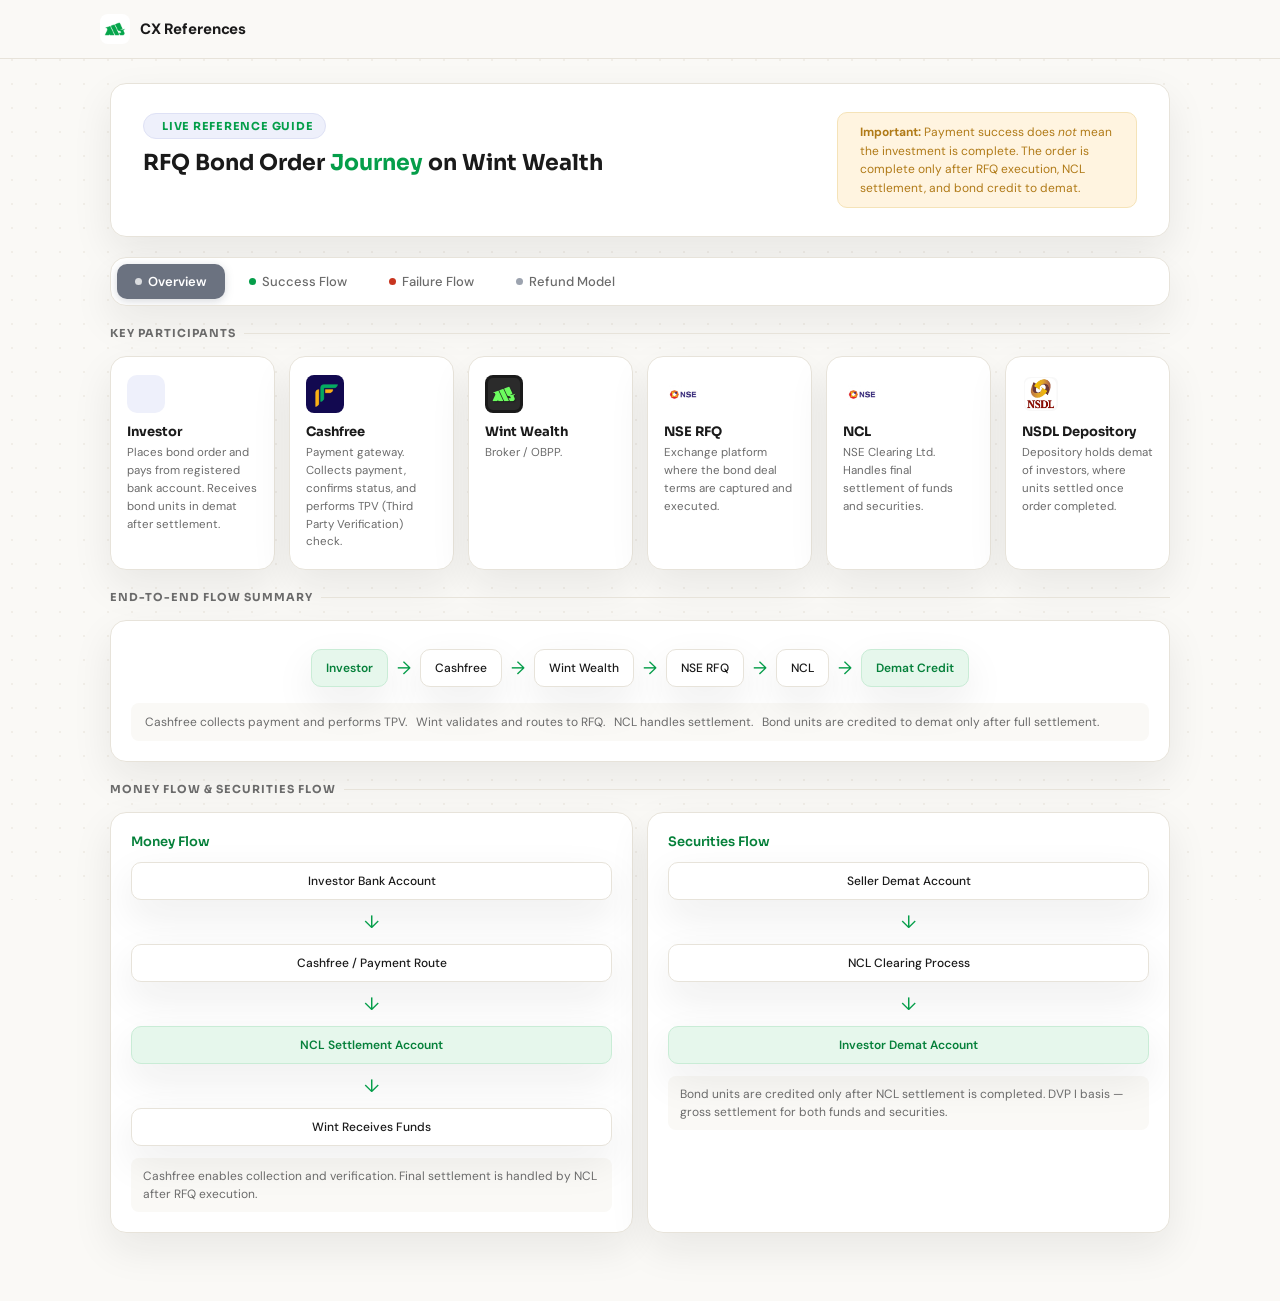
<file: RFQ_bond_order cycle.html>
<!DOCTYPE html>
<html lang="en">
<head>
<meta charset="UTF-8"/>
<meta name="viewport" content="width=device-width, initial-scale=1.0"/>
<title>RFQ Bond Order Lifecycle – Wint Wealth</title>
<link href="https://fonts.googleapis.com/css2?family=Sora:wght@300;400;500;600;700&family=DM+Sans:ital,wght@0,300;0,400;0,500;0,600;1,400&display=swap" rel="stylesheet"/>
<style> :root {
    --ink: #202020;
    --ink-soft: #6b6b6b;
    --card: #ffffff;
    --line: #e5e1d8;
    --page: #faf9f7;
    --indigo-bg: #eef0fb;
    --indigo-text: #3c4cb0;
    --indigo-border: #dee1f5;
    --green-bg: #e6f7ec;
    --green-border: #c9ecd6;
    --green-text: #1a7a42;
    --amber-bg: #fff4e0;
    --amber-text: #b07a17;
    --amber-border: #f5e3b8;
    --red-bg: #fdeceb;
    --red-text: #c8351f;
    --red-border: #f5cfc8;
    --shadow: 0 16px 44px rgba(32, 32, 32, 0.07);
    --shadow-soft: 0 12px 24px rgba(32, 32, 32, 0.06);
    --radius: 14px;
    --radius-sm: 8px;
  }

  * { box-sizing: border-box; margin: 0; padding: 0; }

  body {
    font-family: 'DM Sans', sans-serif;
    background: var(--page);
    color: var(--ink);
    font-size: 14px;
    min-height: 100vh;
  }

  /* DOT GRID BG */
  body::before {
    content: '';
    position: fixed;
    inset: 0;
    background-image: radial-gradient(circle, #ded9cd 1px, transparent 1px);
    background-size: 24px 24px;
    opacity: 0.35;
    pointer-events: none;
    z-index: 0;
  }

  .container {
    position: relative;
    z-index: 1;
    max-width: 1100px;
    margin: 0 auto;
    padding: 24px 20px 48px;
  }

  /* HEADER */
  .header {
    background: var(--card);
    border: 1px solid var(--line);
    border-radius: var(--radius);
    padding: 28px 32px;
    box-shadow: var(--shadow);
    margin-bottom: 20px;
    display: flex;
    justify-content: space-between;
    align-items: flex-start;
    gap: 16px;
    flex-wrap: wrap;
  }
  .header-left {}
  .header-badge {
    display: inline-flex;
    align-items: center;
    gap: 6px;
    background: var(--indigo-bg);
    color: var(--green);
    font-family: 'Sora', sans-serif;
    font-size: 11px;
    font-weight: 700;
    letter-spacing: 0.07em;
    text-transform: uppercase;
    padding: 5px 12px;
    border-radius: 999px;
    margin-bottom: 10px;
    border: 1px solid var(--indigo-border);
  }
  .header-badge::before { content: ''; font-size: 7px; }
  .header h1 {
    font-family: 'Sora', sans-serif;
    font-size: 22px;
    font-weight: 700;
    color: var(--ink);
    margin-bottom: 6px;
    line-height: 1.3;
  }
  .header h1 span { color: var(--green); }
  .header-sub {
    font-size: 13px;
    color: var(--ink-soft);
    line-height: 1.5;
    max-width: 520px;
  }
  .header-note {
    background: var(--amber-bg);
    border: 1px solid var(--amber-border);
    border-radius: var(--radius-sm);
    padding: 10px 14px;
    font-size: 12px;
    color: var(--amber-text);
    line-height: 1.55;
    max-width: 300px;
    display: flex;
    gap: 8px;
    align-items: flex-start;
  }
  .header-note .icon { font-size: 15px; flex-shrink: 0; margin-top: 1px; }

  /* TABS */
  .tab-bar {
    display: flex;
    gap: 6px;
    background: var(--card);
    border: 1px solid var(--line);
    border-radius: var(--radius);
    padding: 6px;
    box-shadow: var(--shadow);
    margin-bottom: 20px;
    overflow-x: auto;
    scrollbar-width: none;
  }
  .tab-bar::-webkit-scrollbar { display: none; }
  .tab-btn {
    flex: none;
    padding: 9px 18px;
    border-radius: var(--radius-sm);
    border: none;
    background: transparent;
    color: var(--ink-soft);
    font-family: 'DM Sans', sans-serif;
    font-size: 13px;
    font-weight: 500;
    cursor: pointer;
    transition: all 0.2s;
    white-space: nowrap;
    display: flex;
    align-items: center;
    gap: 6px;
  }
  .tab-btn:hover { background: var(--page); color: var(--ink); }

  /* Per-tab active colour coding */
  .tab-btn.active { font-weight: 600; color: var(--card); }

  .tab-btn[data-tab="overview"].active,
  .tab-btn[data-tab="refund"].active {
    background: #6B7280;
    box-shadow: 0 2px 8px rgba(107,114,128,0.28);
  }
  .tab-btn[data-tab="overview"]:not(.active):hover,
  .tab-btn[data-tab="refund"]:not(.active):hover {
    background: #F3F4F6;
    color: #374151;
  }

  .tab-btn[data-tab="success"].active {
    background: var(--green);
    box-shadow: 0 2px 8px rgba(5,158,74,0.3);
  }
  .tab-btn[data-tab="success"]:not(.active):hover {
    background: var(--green-bg);
    color: var(--green-text);
  }

  .tab-btn[data-tab="failure"].active {
    background: var(--red-text);
    box-shadow: 0 2px 8px rgba(200,53,31,0.28);
  }
  .tab-btn[data-tab="failure"]:not(.active):hover {
    background: var(--red-bg);
    color: var(--red-text);
  }

  /* Colour dot indicator on each tab */
  .tab-btn::before {
    content: '';
    display: inline-block;
    width: 7px;
    height: 7px;
    border-radius: 50%;
    flex-shrink: 0;
    transition: background 0.2s;
  }
  .tab-btn[data-tab="overview"]::before,
  .tab-btn[data-tab="refund"]::before  { background: #9CA3AF; }
  .tab-btn[data-tab="success"]::before  { background: var(--green); }
  .tab-btn[data-tab="failure"]::before  { background: var(--red-text); }

  .tab-btn.active::before { background: rgba(255,255,255,0.75); }

  /* PANELS */
  .panel { display: none; }
  .panel.active { display: block; }

  /* CARDS */
  .card {
    background: var(--card);
    border: 1px solid var(--line);
    border-radius: var(--radius);
    padding: 20px;
    box-shadow: var(--shadow);
    transition: box-shadow 0.2s, transform 0.2s;
  }
  .card:hover { box-shadow: var(--shadow-soft); transform: translateY(-4px); }
  .card-title {
    font-family: 'Sora', sans-serif;
    font-size: 13px;
    font-weight: 600;
    color: var(--ink);
    margin-bottom: 4px;
    display: flex;
    align-items: center;
    gap: 8px;
  }
  .card-sub { font-size: 12px; color: var(--ink-soft); line-height: 1.5; }

  .section-label {
    font-family: 'Sora', sans-serif;
    font-size: 11px;
    font-weight: 700;
    letter-spacing: 0.09em;
    text-transform: uppercase;
    color: var(--ink-soft);
    margin-bottom: 12px;
    display: flex;
    align-items: center;
    gap: 8px;
  }
  .section-label::after {
    content: '';
    flex: 1;
    height: 1px;
    background: var(--line);
  }

  .grid-2 { display: grid; grid-template-columns: repeat(2, 1fr); gap: 14px; }
  .grid-3 { display: grid; grid-template-columns: repeat(3, 1fr); gap: 14px; }
  .grid-4 { display: grid; grid-template-columns: repeat(4, 1fr); gap: 14px; }
  .grid-6 { display: grid; grid-template-columns: repeat(6, 1fr); gap: 14px; }

  /* PARTICIPANT CARDS */
  .participant-card {
    background: var(--card);
    border: 1px solid var(--line);
    border-radius: var(--radius);
    padding: 18px 16px;
    box-shadow: var(--shadow);
    transition: all 0.22s;
    cursor: default;
  }
  .participant-card:hover {
    border-color: var(--indigo-border);
    box-shadow: var(--shadow-soft);
    transform: translateY(-4px);
  }
  .p-icon {
    width: 38px;
    height: 38px;
    border-radius: 10px;
    display: flex;
    align-items: center;
    justify-content: center;
    font-size: 18px;
    margin-bottom: 10px;
  }
  .p-icon.green { background: var(--indigo-bg); }
  .p-icon.amber { background: var(--amber-bg); }
  .p-icon.blue { background: var(--indigo-bg); }
  .p-icon.red { background: var(--red-bg); }
  .p-name {
    font-family: 'Sora', sans-serif;
    font-size: 13px;
    font-weight: 700;
    color: var(--ink);
    margin-bottom: 4px;
  }
  .p-role { font-size: 11.5px; color: var(--ink-soft); line-height: 1.55; }
  .p-icon-img { width: 38px; height: 38px; margin-bottom: 10px; display: flex; align-items: center; justify-content: center; }

  /* BADGE */
  .badge {
    display: inline-block;
    padding: 5px 12px;
    border-radius: 999px;
    font-size: 10.5px;
    font-weight: 700;
    letter-spacing: 0.02em;
    border: 1px solid transparent;
  }
  .badge-green { background: var(--green-bg); color: var(--green-text); border-color: var(--green-border); }
  .badge-amber { background: var(--amber-bg); color: var(--amber-text); border-color: var(--amber-border); }
  .badge-red { background: var(--red-bg); color: var(--red-text); border-color: var(--red-border); }
  .badge-blue { background: var(--indigo-bg); color: var(--indigo-text); border-color: var(--indigo-border); }
  .badge-grey { background: #F3F4F6; color: #4B5563; border-color: #E5E7EB; }

  /* TIMELINE */
  .timeline { display: flex; flex-direction: column; gap: 0; }
  .timeline-step {
    display: flex;
    gap: 16px;
    position: relative;
    padding-bottom: 0;
  }
  .timeline-step:not(:last-child) .tl-line {
    position: absolute;
    left: 19px;
    top: 40px;
    bottom: -12px;
    width: 2px;
    background: linear-gradient(to bottom, var(--indigo-border), transparent);
    z-index: 0;
  }
  .tl-dot-wrap {
    flex-shrink: 0;
    display: flex;
    flex-direction: column;
    align-items: center;
    position: relative;
    z-index: 1;
  }
  .tl-dot {
    width: 40px;
    height: 40px;
    border-radius: 50%;
    background: var(--card);
    border: 2px solid var(--green);
    display: flex;
    align-items: center;
    justify-content: center;
    font-family: 'Sora', sans-serif;
    font-size: 13px;
    font-weight: 700;
    color: var(--green);
    box-shadow: 0 0 0 4px var(--indigo-bg);
    transition: all 0.2s;
    cursor: pointer;
    flex-shrink: 0;
  }
  .tl-dot:hover, .tl-dot.active {
    background: var(--green);
    color: white;
    box-shadow: 0 0 0 4px rgba(5,158,74,0.18);
  }
  .tl-content {
    background: var(--card);
    border: 1px solid var(--line);
    border-radius: var(--radius);
    padding: 14px 16px;
    margin-bottom: 10px;
    flex: 1;
    box-shadow: var(--shadow);
    cursor: pointer;
    transition: all 0.2s;
  }
  .tl-content:hover, .tl-content.active {
    border-color: var(--indigo-border);
    box-shadow: 0 2px 12px rgba(5,158,74,0.12);
  }
  .tl-top {
    display: flex;
    align-items: center;
    justify-content: space-between;
    flex-wrap: wrap;
    gap: 8px;
    margin-bottom: 4px;
  }
  .tl-step-name {
    font-family: 'Sora', sans-serif;
    font-size: 13px;
    font-weight: 600;
    color: var(--ink);
  }
  .tl-party {
    font-size: 11px;
    color: var(--ink-soft);
    background: var(--page);
    border: 1px solid var(--line);
    border-radius: 6px;
    padding: 2px 8px;
  }
  .tl-desc { font-size: 12px; color: var(--ink-soft); line-height: 1.5; }
  .tl-tags { display: flex; gap: 6px; flex-wrap: wrap; margin-top: 8px; }

  /* FLOW ARROW */
  .flow-row {
    display: flex;
    align-items: center;
    gap: 0;
    flex-wrap: wrap;
    justify-content: flex-start;
  }
  .flow-node {
    background: var(--card);
    border: 1.5px solid var(--line);
    border-radius: var(--radius-sm);
    padding: 10px 14px;
    font-size: 12px;
    font-weight: 500;
    color: var(--ink);
    white-space: nowrap;
    transition: all 0.2s;
    cursor: default;
    box-shadow: var(--shadow);
  }
  .flow-node:hover {
    border-color: var(--green);
    color: var(--green);
  }
  .flow-node.green-node {
    background: var(--green-bg);
    border-color: var(--green-border);
    color: var(--green-text);
    font-weight: 600;
  }
  .flow-arrow {
    width: 32px;
    display: flex;
    align-items: center;
    justify-content: center;
    color: var(--green);
    font-size: 18px;
    flex-shrink: 0;
  }
  .flow-arrow-down {
    display: flex;
    justify-content: center;
    color: var(--green);
    font-size: 18px;
    margin: 4px 0;
  }

  /* FAILURE BRANCH */
  .fail-branch {
    border-radius: var(--radius);
    border: 1.5px solid;
    padding: 20px;
    box-shadow: var(--shadow);
  }
  .fail-branch.red { border-color: var(--red-border); background: var(--red-bg); }
  .fail-branch.amber { border-color: var(--amber-border); background: var(--amber-bg); }
  .fail-branch-title {
    font-family: 'Sora', sans-serif;
    font-size: 14px;
    font-weight: 700;
    margin-bottom: 12px;
    display: flex;
    align-items: center;
    gap: 8px;
  }
  .fail-item {
    display: flex;
    align-items: flex-start;
    gap: 8px;
    padding: 7px 0;
    border-bottom: 1px dashed rgba(32,32,32,0.1);
    font-size: 12.5px;
    color: var(--ink-soft);
    line-height: 1.5;
  }
  .fail-item:last-child { border-bottom: none; }
  .fail-item::before { content: '·'; font-size: 18px; flex-shrink: 0; line-height: 1.1; }
  .fail-outcome {
    background: rgba(32,32,32,0.04);
    border-radius: var(--radius-sm);
    padding: 10px 12px;
    margin-top: 12px;
    font-size: 12px;
    color: var(--ink-soft);
    line-height: 1.6;
  }
  .fail-outcome strong { color: var(--ink); }


  /* REFUND SECTION */
  .refund-row {
    display: flex;
    align-items: stretch;
    gap: 0;
  }
  .refund-step {
    flex: 1;
    background: var(--card);
    border: 1px solid var(--line);
    padding: 14px 12px;
    text-align: center;
    font-size: 12px;
    color: var(--ink-soft);
    position: relative;
  }
  .refund-step:first-child { border-radius: var(--radius-sm) 0 0 var(--radius-sm); }
  .refund-step:last-child { border-radius: 0 var(--radius-sm) var(--radius-sm) 0; }
  .refund-step:not(:last-child)::after {
    content: '›';
    position: absolute;
    right: -10px;
    top: 50%;
    transform: translateY(-50%);
    color: var(--green);
    font-size: 20px;
    font-weight: 700;
    z-index: 1;
    background: var(--card);
    width: 20px;
    text-align: center;
  }
  .refund-step-title { font-family: 'Sora', sans-serif; font-weight: 600; font-size: 11.5px; color: var(--ink); margin-bottom: 4px; }
  .refund-step-day { color: var(--green); font-weight: 700; font-size: 11px; margin-bottom: 4px; }
  .refund-step-desc { font-size: 11px; color: var(--ink-soft); line-height: 1.45; }



  /* DIFFERENCE TABLE */
  .diff-table { width: 100%; border-collapse: collapse; font-size: 12.5px; }
  .diff-table th {
    background: var(--page);
    padding: 10px 14px;
    text-align: left;
    font-family: 'Sora', sans-serif;
    font-size: 11.5px;
    font-weight: 600;
    color: var(--ink-soft);
    border: 1px solid var(--line);
  }
  .diff-table td {
    padding: 10px 14px;
    border: 1px solid var(--line);
    color: var(--ink-soft);
    line-height: 1.5;
    vertical-align: top;
  }
  .diff-table tr:hover td { background: var(--page); }

  /* TIMELINE VERTICAL FOR REFUND */
  .vtl { display: flex; flex-direction: column; gap: 0; }
  .vtl-row {
    display: flex;
    gap: 14px;
    align-items: flex-start;
    position: relative;
  }
  .vtl-row:not(:last-child)::after {
    content: '';
    position: absolute;
    left: 14px;
    top: 32px;
    bottom: -8px;
    width: 2px;
    background: linear-gradient(to bottom, var(--green), var(--indigo-border));
  }
  .vtl-dot {
    width: 30px;
    height: 30px;
    border-radius: 50%;
    display: flex;
    align-items: center;
    justify-content: center;
    font-size: 11px;
    font-weight: 700;
    flex-shrink: 0;
    position: relative;
    z-index: 1;
  }
  .vtl-dot.green { background: var(--green-bg); color: var(--green-text); border: 2px solid var(--green-border); }
  .vtl-dot.amber { background: var(--amber-bg); color: var(--amber-text); border: 2px solid var(--amber-border); }
  .vtl-dot.red { background: var(--red-bg); color: var(--red-text); border: 2px solid var(--red-border); }
  .vtl-content { padding-bottom: 16px; flex: 1; }
  .vtl-day { font-size: 10.5px; font-weight: 700; color: var(--ink-soft); text-transform: uppercase; letter-spacing: 0.05em; }
  .vtl-title { font-family: 'Sora', sans-serif; font-size: 13px; font-weight: 600; color: var(--ink); margin: 2px 0; }
  .vtl-desc { font-size: 12px; color: var(--ink-soft); line-height: 1.5; }

  /* SCROLL ANIMATION */
  @keyframes fadeUp {
    from { opacity: 0; transform: translateY(14px); }
    to { opacity: 1; transform: translateY(0); }
  }
  .panel.active > * {
    animation: fadeUp 0.3s ease both;
  }
  .panel.active > *:nth-child(2) { animation-delay: 0.05s; }
  .panel.active > *:nth-child(3) { animation-delay: 0.1s; }
  .panel.active > *:nth-child(4) { animation-delay: 0.15s; }
  .panel.active > *:nth-child(5) { animation-delay: 0.2s; }

  .mb-16 { margin-bottom: 16px; }
  .mb-20 { margin-bottom: 20px; }
  .mb-8 { margin-bottom: 8px; }
  .mt-8 { margin-top: 8px; }
  .mt-12 { margin-top: 12px; }
  .mt-16 { margin-top: 16px; }

  @media (max-width: 700px) {
    .grid-6 { grid-template-columns: repeat(2, 1fr); }
    .grid-4 { grid-template-columns: repeat(2, 1fr); }
    .grid-3 { grid-template-columns: 1fr; }
    .grid-2 { grid-template-columns: 1fr; }
    .header { flex-direction: column; }
    .header-note { max-width: 100%; }
    .refund-row { flex-direction: column; }
    .refund-step:first-child, .refund-step:last-child { border-radius: var(--radius-sm); }
    .refund-step:not(:last-child)::after { display: none; }
  }
</style>
<link rel="stylesheet" href="styles.css">
</head>
<body>
<header class="cxw-topbar">
  <div class="cxw-topbar-inner">
    <a class="cxw-brand" href="index.html">
      <img src="icon.png" alt="" />
      <span>CX References</span>
    </a>
  </div>
</header>

<div class="container"> <!-- HEADER --> <div class="header"> <div class="header-left"> <div class="header-badge">Live Reference Guide</div> <h1>RFQ Bond Order <span>Journey</span> on Wint Wealth</h1> </div> <div class="header-note"> <span class="icon"></span> <span><strong>Important:</strong> Payment success does <em>not</em> mean the investment is complete. The order is complete only after RFQ execution, NCL settlement, and bond credit to demat.</span> </div> </div> <!-- TABS --> <div class="tab-bar"> <button class="tab-btn active" data-tab="overview" onclick="showTab('overview', this)">Overview</button> <button class="tab-btn" data-tab="success" onclick="showTab('success', this)">Success Flow</button> <button class="tab-btn" data-tab="failure" onclick="showTab('failure', this)">Failure Flow</button> <button class="tab-btn" data-tab="refund" onclick="showTab('refund', this)">Refund Model</button> </div> <!--  TAB 1: OVERVIEW  --> <div id="tab-overview" class="panel active"> <div class="section-label mb-16">Key Participants</div> <div class="grid-6 mb-20" style="grid-template-columns: repeat(6,1fr);"> <div class="participant-card"> <div class="p-icon green"></div> <div class="p-name">Investor</div> <div class="p-role">Places bond order and pays from registered bank account. Receives bond units in demat after settlement.</div> </div> <div class="participant-card"> <div class="p-icon-img"><img src="[data-uri]" alt="Cashfree" style="width:38px;height:38px;object-fit:contain;border-radius:8px;"/></div> <div class="p-name">Cashfree</div> <div class="p-role">Payment gateway. Collects payment, confirms status, and performs TPV (Third Party Verification) check.</div> </div> <div class="participant-card"> <div class="p-icon-img"><img src="[data-uri]" alt="Wint Wealth" style="width:38px;height:38px;object-fit:contain;border-radius:8px;background:#1a1a1a;padding:3px;"/></div> <div class="p-name">Wint Wealth</div> <div class="p-role">Broker / OBPP.</div> </div> <div class="participant-card"> <div class="p-icon-img"><img src="[data-uri]" alt="NSE" style="width:38px;height:38px;object-fit:contain;border-radius:8px;background:#fff;padding:2px;"/></div> <div class="p-name">NSE RFQ</div> <div class="p-role">Exchange platform where the bond deal terms are captured and executed.</div> </div> <div class="participant-card"> <div class="p-icon-img"><img src="[data-uri]" alt="NSE/NCL" style="width:38px;height:38px;object-fit:contain;border-radius:8px;background:#fff;padding:2px;"/></div> <div class="p-name">NCL</div> <div class="p-role">NSE Clearing Ltd. Handles final settlement of funds and securities.</div> </div> <div class="participant-card"> <div class="p-icon-img"><img src="[data-uri]" alt="NSDL" style="width:38px;height:38px;object-fit:contain;border-radius:8px;background:#fff;padding:2px;"/></div> <div class="p-name">NSDL Depository</div> <div class="p-role">Depository holds demat of investors, where units settled once order completed.</div> </div> </div> <div class="section-label mb-16">End-to-End Flow Summary</div> <div class="card mb-20"> <div style="padding: 8px 0 16px;"> <div class="flow-row" style="gap: 0; flex-wrap: wrap; justify-content: center;"> <div class="flow-node green-node"> Investor</div> <div class="flow-arrow">→</div> <div class="flow-node"> Cashfree</div> <div class="flow-arrow">→</div> <div class="flow-node"> Wint Wealth</div> <div class="flow-arrow">→</div> <div class="flow-node"> NSE RFQ</div> <div class="flow-arrow">→</div> <div class="flow-node"> NCL</div> <div class="flow-arrow">→</div> <div class="flow-node green-node"> Demat Credit </div> </div> </div> <div class="card-sub" style="font-size: 12px; background: var(--page); border-radius: 8px; padding: 10px 14px;"> Cashfree collects payment and performs TPV. &nbsp; Wint validates and routes to RFQ. &nbsp; NCL handles settlement. &nbsp; Bond units are credited to demat only after full settlement.
      </div> </div> <div class="section-label mb-16">Money Flow & Securities Flow</div> <div class="grid-2 mb-20"> <div class="card"> <div class="card-title" style="color: var(--green-text); margin-bottom: 12px;"> Money Flow</div> <div style="display: flex; flex-direction: column; gap: 6px;"> <div class="flow-node" style="text-align:center;">Investor Bank Account</div> <div class="flow-arrow-down">↓</div> <div class="flow-node" style="text-align:center;">Cashfree / Payment Route</div> <div class="flow-arrow-down">↓</div> <div class="flow-node green-node" style="text-align:center;">NCL Settlement Account</div> <div class="flow-arrow-down">↓</div> <div class="flow-node" style="text-align:center;">Wint Receives Funds</div> </div> <div class="card-sub mt-12" style="background: var(--page); border-radius: 8px; padding: 9px 12px;"> Cashfree enables collection and verification. Final settlement is handled by NCL after RFQ execution.
        </div> </div> <div class="card"> <div class="card-title" style="color: var(--green-text); margin-bottom: 12px;"> Securities Flow</div> <div style="display: flex; flex-direction: column; gap: 6px;"> <div class="flow-node" style="text-align:center;">Seller Demat Account</div> <div class="flow-arrow-down">↓</div> <div class="flow-node" style="text-align:center;">NCL Clearing Process</div> <div class="flow-arrow-down">↓</div> <div class="flow-node green-node" style="text-align:center;">Investor Demat Account </div> </div> <div class="card-sub mt-12" style="background: var(--page); border-radius: 8px; padding: 9px 12px;"> Bond units are credited only after NCL settlement is completed. DVP I basis — gross settlement for both funds and securities.
        </div> </div> </div><div style="overflow-x: auto;">  </div> </div> <!--  TAB 2: SUCCESS FLOW  --> <div id="tab-success" class="panel"> <div class="section-label mb-16">12-Step Success Journey</div> <div class="timeline"> <div class="timeline-step"> <div class="tl-line"></div> <div class="tl-dot-wrap"> <div class="tl-dot" onclick="toggleStep(this)">1</div> </div> <div class="tl-content" onclick="toggleStep(this.previousElementSibling.firstElementChild)"> <div class="tl-top"> <span class="tl-step-name">Investor Selects Bond / SIP</span> <span class="tl-party"> Investor + Wint Wealth</span> </div> <div class="tl-desc">Investor chooses bond or SIP on Wint platform. Wint verifies basic eligibility — KYC, verified bank account, demat availability, bond availability, and order limits.</div> <div class="tl-tags"><span class="badge badge-blue">Initiation</span></div> </div> </div> <div class="timeline-step"> <div class="tl-line"></div> <div class="tl-dot-wrap"><div class="tl-dot" onclick="toggleStep(this)">2</div></div> <div class="tl-content" onclick="toggleStep(this.previousElementSibling.firstElementChild)"> <div class="tl-top"> <span class="tl-step-name">Payment Initiated through Cashfree</span> <span class="tl-party"> Cashfree</span> </div> <div class="tl-desc">Investor is directed to Cashfree payment page. Payment is attempted via UPI, net banking, mandate debit, or other enabled modes from the registered bank account.</div> <div class="tl-tags"><span class="badge badge-blue">Payment</span></div> </div> </div> <div class="timeline-step"> <div class="tl-line"></div> <div class="tl-dot-wrap"><div class="tl-dot" onclick="toggleStep(this)">3</div></div> <div class="tl-content" onclick="toggleStep(this.previousElementSibling.firstElementChild)"> <div class="tl-top"> <span class="tl-step-name">Authentication & TPV Check</span> <span class="tl-party"> Cashfree + Bank</span> </div> <div class="tl-desc">Bank authenticates the payment (OTP / UPI approval). Cashfree performs Third Party Verification (TPV) — checks whether the paying bank account matches the KYC-registered bank account. This is mandatory for OBPP/SEBI-compliance flows.</div> <div class="tl-tags"><span class="badge badge-amber">Validation</span><span class="badge badge-blue">TPV</span></div> </div> </div> <div class="timeline-step"> <div class="tl-line"></div> <div class="tl-dot-wrap"><div class="tl-dot" onclick="toggleStep(this)">4</div></div> <div class="tl-content" onclick="toggleStep(this.previousElementSibling.firstElementChild)"> <div class="tl-top"> <span class="tl-step-name">Payment Success Confirmed</span> <span class="tl-party"> Cashfree</span> </div> <div class="tl-desc">Cashfree confirms payment success along with TPV/bank validation result and payment reference details. Money is now collected. However, the bond order is NOT yet complete at this point.</div> <div class="tl-tags"><span class="badge badge-green">Payment </span></div> </div> </div> <div class="timeline-step"> <div class="tl-line"></div> <div class="tl-dot-wrap"><div class="tl-dot" onclick="toggleStep(this)">5</div></div> <div class="tl-content" onclick="toggleStep(this.previousElementSibling.firstElementChild)"> <div class="tl-top"> <span class="tl-step-name">Wint Processes the Order</span> <span class="tl-party"> Wint Wealth</span> </div> <div class="tl-desc">Wint processes the order and routes it to NSE RFQ. Depending on the order type and investor profile, applicable backend checks may run at this stage. If any required check is not cleared, the order will not be routed to the exchange.</div> <div class="tl-tags"> <span class="badge badge-amber">Order Processing</span> <span class="badge badge-blue">Wint Validation</span> </div> </div> </div> <div class="timeline-step"> <div class="tl-line"></div> <div class="tl-dot-wrap"><div class="tl-dot" onclick="toggleStep(this)">6</div></div> <div class="tl-content" onclick="toggleStep(this.previousElementSibling.firstElementChild)"> <div class="tl-top"> <span class="tl-step-name">Order Routed to NSE RFQ</span> <span class="tl-party"> Wint →  NSE RFQ</span> </div> <div class="tl-desc">Once all checks pass, Wint routes the bond order to the NSE RFQ (Request for Quote) platform. Here, the buy/sell quote, yield, price, quantity, and deal terms are captured. NSE maintains a full audit trail.</div> <div class="tl-tags"><span class="badge badge-amber">Exchange</span></div> </div> </div> <div class="timeline-step"> <div class="tl-line"></div> <div class="tl-dot-wrap"><div class="tl-dot" onclick="toggleStep(this)">7</div></div> <div class="tl-content" onclick="toggleStep(this.previousElementSibling.firstElementChild)"> <div class="tl-top"> <span class="tl-step-name">Trade Executed on RFQ</span> <span class="tl-party"> NSE RFQ</span> </div> <div class="tl-desc">Once the quote is accepted and matched, the RFQ trade is considered executed. Price, yield, and quantity are finalised. The order has now moved from "payment collected" to "trade executed" — but settlement is still pending.</div> <div class="tl-tags"><span class="badge badge-green">Trade Executed </span></div> </div> </div> <div class="timeline-step"> <div class="tl-line"></div> <div class="tl-dot-wrap"><div class="tl-dot" onclick="toggleStep(this)">8</div></div> <div class="tl-content" onclick="toggleStep(this.previousElementSibling.firstElementChild)"> <div class="tl-top"> <span class="tl-step-name">NCL Receives Settlement Obligations</span> <span class="tl-party"> NCL</span> </div> <div class="tl-desc">After trade execution, the obligation moves to NSE Clearing Ltd. (NCL). Corporate bond trades reported on RFQ are eligible for settlement through NCL on a DVP I (Delivery vs Payment) basis — gross settlement for both securities and funds.</div> <div class="tl-tags"><span class="badge badge-amber">Settlement</span></div> </div> </div> <div class="timeline-step"> <div class="tl-line"></div> <div class="tl-dot-wrap"><div class="tl-dot" onclick="toggleStep(this)">9</div></div> <div class="tl-content" onclick="toggleStep(this.previousElementSibling.firstElementChild)"> <div class="tl-top"> <span class="tl-step-name">Funds & Securities Pay-in Completed</span> <span class="tl-party"> NCL</span> </div> <div class="tl-desc">Both sides complete pay-in within the cut-off time. Buyer side: funds are made available to NCL. Seller side: bond units are transferred to NCL-specified depository account. Only when both sides meet obligations does NCL proceed.</div> <div class="tl-tags"><span class="badge badge-amber">Pay-in</span></div> </div> </div> <div class="timeline-step"> <div class="tl-line"></div> <div class="tl-dot-wrap"><div class="tl-dot" onclick="toggleStep(this)">10</div></div> <div class="tl-content" onclick="toggleStep(this.previousElementSibling.firstElementChild)"> <div class="tl-top"> <span class="tl-step-name">NCL Payout Completed</span> <span class="tl-party"> NCL</span> </div> <div class="tl-desc">NCL completes payout: buyer receives bond units, seller receives funds. NCL transfers securities/funds to the counterparty's depository/bank account after successful pay-in from both sides.</div> <div class="tl-tags"><span class="badge badge-green">Payout </span></div> </div> </div> <div class="timeline-step"> <div class="tl-line"></div> <div class="tl-dot-wrap"><div class="tl-dot" onclick="toggleStep(this)">11</div></div> <div class="tl-content" onclick="toggleStep(this.previousElementSibling.firstElementChild)"> <div class="tl-top"> <span class="tl-step-name">Bond Units Credited to Demat</span> <span class="tl-party"> Depository / DP</span> </div> <div class="tl-desc">After NCL settlement, bond units are credited to the investor's demat account by the Depository Participant. This is the final stage of the investment journey.</div> <div class="tl-tags"><span class="badge badge-green">Demat Credit </span></div> </div> </div> <div class="timeline-step"> <div class="tl-dot-wrap"><div class="tl-dot active" onclick="toggleStep(this)">12</div></div> <div class="tl-content" onclick="toggleStep(this.previousElementSibling.firstElementChild)" style="border-color: var(--green-border); background: var(--green-bg);"> <div class="tl-top"> <span class="tl-step-name" style="color: var(--green-text);">Order Marked Completed </span> <span class="tl-party"> Wint Wealth</span> </div> <div class="tl-desc" style="color: #1a5233;">The bond order is now fully complete. Bond units are visible in the investor's demat account. Wint updates the order status to Completed.</div> <div class="tl-tags"><span class="badge badge-green"> Order Complete</span></div> </div> </div> </div> </div> <!--  TAB 3: FAILURE FLOW  --> <div id="tab-failure" class="panel"> <div class="section-label mb-16">Major Failures</div> <div class="grid-3 mb-20"> <!-- BRANCH A --> <div class="fail-branch red"> <div class="fail-branch-title" style="color: var(--red-text);"> <span style="font-size: 20px;"></span> A: Payment Gateway Failure
        </div> <div style="margin-bottom: 10px;"><span class="badge badge-grey">Before Order Placement</span></div> <div class="fail-item">OTP failed or expired during authentication</div> <div class="fail-item">UPI approval failed or timed out</div> <div class="fail-item">Bank page timeout or bank declined payment</div> <div class="fail-item">Payment status stuck as Pending</div> <div class="fail-outcome"> <strong>Outcome:</strong><br/> • Order does not move to RFQ<br/> • If amount not debited → investor can retry directly<br/> • If amount debited but failed → auto reversal within 3–5 working days as per bank timeline<br/> • If pending → bank takes 2–3 working days to share final status
        </div> </div> <!-- BRANCH B --> <div class="fail-branch amber"> <div class="fail-branch-title" style="color: var(--amber-text);"> <span style="font-size: 20px;"></span> B: TPV / eg. Non-Registered Bank Failure
        </div> <div style="margin-bottom: 10px;"><span class="badge badge-grey">Before Valid Order</span></div> <div class="fail-item">Payment made from a bank account not registered on the platform</div> <div class="fail-item">Bank account mismatch detected during TPV</div> <div class="fail-item">Cashfree "Payer Account Validation Failure" — account details do not match</div> <div class="fail-outcome"> <strong>Outcome:</strong><br/> • Payment cannot be used for investment<br/> • Order is not placed on RFQ<br/> • Refund/reversal initiated to the source bank account<br/> • Investor must retry using registered bank account only<br/> • Refund within 5–7 business days as per SOP
        </div> </div> <!-- BRANCH C --> <div class="fail-branch red"> <div class="fail-branch-title" style="color: var(--red-text);"> <span style="font-size: 20px;"></span> C: Order Processing Failure due to KYC
        </div> <div style="margin-bottom: 10px;"><span class="badge badge-grey">After Payment Success</span></div> <div class="fail-item">UCC not created or missing within T+3 days</div> <div class="fail-item">KRA not completed within required timeline</div> <div class="fail-item">AML check not successfully completed</div> <div class="fail-item">Demat account or KYC issue</div> <div class="fail-outcome"> <strong>Outcome:</strong><br/> • Order is not placed on RFQ<br/> • Order marked REFUND_INITIATED after T+4 (after 2 PM)<br/> • NCL refund flow initiated (5–7 working days)<br/> • UCC cleanup required (T+5 working days)<br/> • Investor can retry only after cleanup is completed
        </div> </div> </div> <div class="section-label mb-16">Failure Decision Tree</div> <div class="card mb-20"> <div style="display: flex; flex-direction: column; align-items: center; gap: 8px; padding: 8px 0;"> <div class="flow-node green-node" style="text-align:center; min-width: 200px;">Investor Makes Payment</div> <div class="flow-arrow-down">↓</div> <div style="display: flex; gap: 20px; align-items: flex-start; flex-wrap: wrap; justify-content: center; width: 100%;"> <div style="display: flex; flex-direction: column; align-items: center; gap: 6px; flex: 1; min-width: 180px;"> <div class="flow-node" style="background:var(--red-bg); border-color:var(--red-border); color:var(--red-text); text-align:center; width:100%;">Auth / OTP / UPI Failed</div> <div class="flow-arrow-down" style="color: var(--red-text);">↓</div> <div class="flow-node" style="background:var(--red-bg); border-color:var(--red-border); color:var(--red-text); text-align:center; width:100%;">Order Not Created</div> <div class="flow-arrow-down" style="color: var(--red-text);">↓</div> <div class="flow-node" style="background:var(--red-bg); border-color:var(--red-border); color:var(--red-text); text-align:center; width:100%;">Auto Reversal / Retry</div> </div> <div style="display: flex; flex-direction: column; align-items: center; gap: 6px; flex: 1; min-width: 180px;"> <div class="flow-node" style="background:var(--amber-bg); border-color:var(--amber-border); color:var(--amber-text); text-align:center; width:100%;">TPV Failed / Wrong Bank</div> <div class="flow-arrow-down" style="color: var(--amber-text);">↓</div> <div class="flow-node" style="background:var(--amber-bg); border-color:var(--amber-border); color:var(--amber-text); text-align:center; width:100%;">Order Not Placed</div> <div class="flow-arrow-down" style="color: var(--amber-text);">↓</div> <div class="flow-node" style="background:var(--amber-bg); border-color:var(--amber-border); color:var(--amber-text); text-align:center; width:100%;">Refund → Use Registered Bank</div> </div> <div style="display: flex; flex-direction: column; align-items: center; gap: 6px; flex: 1; min-width: 180px;"> <div class="flow-node green-node" style="text-align:center; width:100%;">Payment Success </div> <div class="flow-arrow-down">↓</div> <div class="flow-node" style="text-align:center; width:100%;">KYC</div> <div class="flow-arrow-down">↓</div> <div style="display: flex; gap: 8px; width: 100%;"> <div class="flow-node green-node" style="text-align:center; flex:1; font-size:11px;">All Pass → RFQ → NCL → Demat </div> <div class="flow-node" style="background:var(--red-bg); border-color:var(--red-border); color:var(--red-text); text-align:center; flex:1; font-size:11px;">KYC/UCC/KRA/AML Fail → Refund</div> </div> </div> </div> </div> </div> <div class="section-label mb-16">Order Failure Timeline (Compliance Failure – Branch C)</div> <div class="card"> <div class="vtl"> <div class="vtl-row"> <div class="vtl-dot green">T</div> <div class="vtl-content"> <div class="vtl-day">Day T</div> <div class="vtl-title">Payment Received</div> <div class="vtl-desc">Investor makes payment through UPI. System checks investment amount, payment mode, and whether UCC is created.</div> </div> </div> <div class="vtl-row"> <div class="vtl-dot amber">T+2</div> <div class="vtl-content"> <div class="vtl-day">T+1 to T+2</div> <div class="vtl-title">Backend Processing</div> <div class="vtl-desc">System pushes data for KRA and AML checks. UCC must be created within T+3 days for UPI payments.</div> </div> </div> <div class="vtl-row"> <div class="vtl-dot amber">T+3</div> <div class="vtl-content"> <div class="vtl-day">Day T+3</div> <div class="vtl-title">Final Verification</div> <div class="vtl-desc">If KRA and AML are completed → trade is placed on exchange. If not completed → trade is not placed and refund flow starts.</div> </div> </div> <div class="vtl-row"> <div class="vtl-dot red">T+4</div> <div class="vtl-content"> <div class="vtl-day">T+4 (after 2 PM)</div> <div class="vtl-title">Failure Confirmation</div> <div class="vtl-desc">Order is marked as <strong>REFUND_INITIATED</strong>. No bond units are credited. NCL refund flow begins.</div> </div> </div> <div class="vtl-row"> <div class="vtl-dot amber">T+5</div> <div class="vtl-content"> <div class="vtl-day">T+5 Onwards</div> <div class="vtl-title">Refund Settlement</div> <div class="vtl-desc">Refund is processed to the investor's registered bank account. Investment amount: NCL → Investor (5–7 working days). Brokerage: NCL → Wint → Investor (3–4 working days additionally).</div> </div> </div> <div class="vtl-row"> <div class="vtl-dot green">UCC</div> <div class="vtl-content"> <div class="vtl-day">T+5 Working Days from Payment Date</div> <div class="vtl-title">UCC Cleanup</div> <div class="vtl-desc">Failed UCC is deleted from the exchange/clearing system. After cleanup is confirmed, investor can complete KYC again and make a fresh payment.</div> </div> </div> </div> </div> </div> <!--  TAB 4: REFUND MODEL  --> <div id="tab-refund" class="panel"> <div class="section-label mb-16">Two Types of Refund — Important Distinction</div> <div class="grid-2 mb-20"> <div class="card" style="border-top: 3px solid var(--amber-text);"> <div class="card-title" style="color: var(--amber-text); font-size: 14px; margin-bottom: 10px;"> Payment Gateway Refund</div> <div class="card-sub" style="margin-bottom: 12px;">Triggered when payment/authentication/TPV fails — before a valid order is placed.</div> <div class="fail-item">Authentication failed (OTP, UPI, bank timeout)</div> <div class="fail-item">Non-registered bank account used</div> <div class="fail-item">TPV validation failure</div> <div class="fail-item">Bank technical issue</div> <div class="mt-12"> <span class="badge badge-amber">Handled by</span>&nbsp; Cashfree / Bank refund flow
        </div> <div class="mt-8 card-sub">UPI refund: ~5 days &nbsp;|&nbsp; Card refund: ~7 days (after initiation)</div> </div> <div class="card" style="border-top: 3px solid var(--red-text);"> <div class="card-title" style="color: var(--red-text); font-size: 14px; margin-bottom: 10px;"> NCL / Order Refund</div> <div class="card-sub" style="margin-bottom: 12px;">Triggered when payment is accepted but order cannot be completed due to compliance or order processing issue.</div> <div class="fail-item">KYC issue detected after payment</div> <div class="fail-item">UCC not created or missing</div> <div class="fail-item">KRA or AML check failed</div> <div class="fail-item">Demat-related issue</div> <div class="mt-12"> <span class="badge badge-red">Handled by</span>&nbsp; NCL
        </div> <div class="mt-8 card-sub">Investment amount: 5–7 working days &nbsp;|&nbsp; Brokerage: +3–4 working days</div> </div> </div> <div class="section-label mb-16">Refund Journey — Path A: Payment Failed Before Valid Order</div> <div class="card mb-20"> <div class="refund-row"> <div class="refund-step" style="background: var(--red-bg);"> <div class="refund-step-title">Payment Attempted</div> <div class="refund-step-day">Day T</div> <div class="refund-step-desc">Investor initiates payment via Cashfree</div> </div> <div class="refund-step" style="background: var(--red-bg);"> <div class="refund-step-title">Auth / TPV Failed</div> <div class="refund-step-day">Day T</div> <div class="refund-step-desc">OTP / UPI / bank check fails</div> </div> <div class="refund-step" style="background: var(--red-bg);"> <div class="refund-step-title">Order Not Created</div> <div class="refund-step-day">Day T</div> <div class="refund-step-desc">No order placed on Wint / RFQ</div> </div> <div class="refund-step" style="background: var(--red-bg);"> <div class="refund-step-title">Reversal / Refund</div> <div class="refund-step-day">T+3 to T+7 days</div> <div class="refund-step-desc">Auto-credit or refund to source account</div> </div> <div class="refund-step" style="background: var(--green-bg);"> <div class="refund-step-title">Investor Can Retry</div> <div class="refund-step-day">After credit</div> <div class="refund-step-desc">Use registered bank account only</div> </div> </div> </div> <div class="section-label mb-16">Refund Journey — Path B: Order Failed After Payment Success</div> <div class="card mb-20"> <div class="refund-row"> <div class="refund-step" style="background: var(--green-bg);"> <div class="refund-step-title">Payment Successful</div> <div class="refund-step-day">Day T</div> <div class="refund-step-desc">Cashfree confirms success</div> </div> <div class="refund-step" style="background: var(--amber-bg);"> <div class="refund-step-title">KYC/UCC/KRA/AML Issue</div> <div class="refund-step-day">T+1 to T+3</div> <div class="refund-step-desc">Compliance checks fail</div> </div> <div class="refund-step" style="background: var(--red-bg);"> <div class="refund-step-title">RFQ Not Placed</div> <div class="refund-step-day">T+4</div> <div class="refund-step-desc">REFUND_INITIATED status</div> </div> <div class="refund-step" style="background: var(--red-bg);"> <div class="refund-step-title">NCL Refund Initiated</div> <div class="refund-step-day">T+5 onwards</div> <div class="refund-step-desc">Amount sent to investor's bank (5–7 working days)</div> </div> <div class="refund-step" style="background: var(--red-bg);"> <div class="refund-step-title">UCC Cleanup</div> <div class="refund-step-day">T+5 working days</div> <div class="refund-step-desc">Failed UCC deleted from exchange</div> </div> <div class="refund-step" style="background: var(--green-bg);"> <div class="refund-step-title">Retry Allowed</div> <div class="refund-step-day">After cleanup</div> <div class="refund-step-desc">Fresh KYC + new payment</div> </div> </div> </div> <div class="section-label mb-16">Refund Amount Breakdown</div> <div style="overflow-x: auto;"> <table class="diff-table" style="min-width: 500px;"> <thead> <tr> <th>Refund Component</th> <th>Source</th> <th>Destination</th> <th>Timeline</th> </tr> </thead> <tbody> <tr> <td><strong>Investment Amount / Principal</strong></td> <td>NCL</td> <td>Investor's registered bank account</td> <td><span class="badge badge-amber">5–7 working days</span></td> </tr> <tr> <td><strong>Brokerage Amount (if applicable)</strong></td> <td>NCL → Wint (first)</td> <td>Wint refunds to Investor (after verification)</td> <td><span class="badge badge-amber">+3–4 working days after investment refund</span></td> </tr> </tbody> </table> </div> <div class="card mt-16" style="background: var(--amber-bg); border-color: var(--amber-border);"> <div class="card-title" style="color: var(--amber-text);"> Important</div> <div class="card-sub" style="color: var(--amber-text); margin-top: 6px; line-height: 1.7;"> Always identify the <strong>type of refund</strong> before giving timeline. Payment gateway refund (Cashfree/bank level) has a different source and timeline compared to the NCL/order refund. Do not quote the same timeline for both. If in doubt, check whether failed in during payment (gateway refund) or KYC/UCC/KRA failed (NCL refund).
      </div> </div> </div> </div> <script> function showTab(name, btn) {
    document.querySelectorAll('.panel').forEach(p => p.classList.remove('active'));
    document.querySelectorAll('.tab-btn').forEach(b => b.classList.remove('active'));
    document.getElementById('tab-' + name).classList.add('active');
    btn.classList.add('active');
  }

  function toggleStep(dot) {
    dot.classList.toggle('active');
    const content = dot.closest('.timeline-step').querySelector('.tl-content');
    content.classList.toggle('active');
  }
</script>
</body>
</html>
</file>
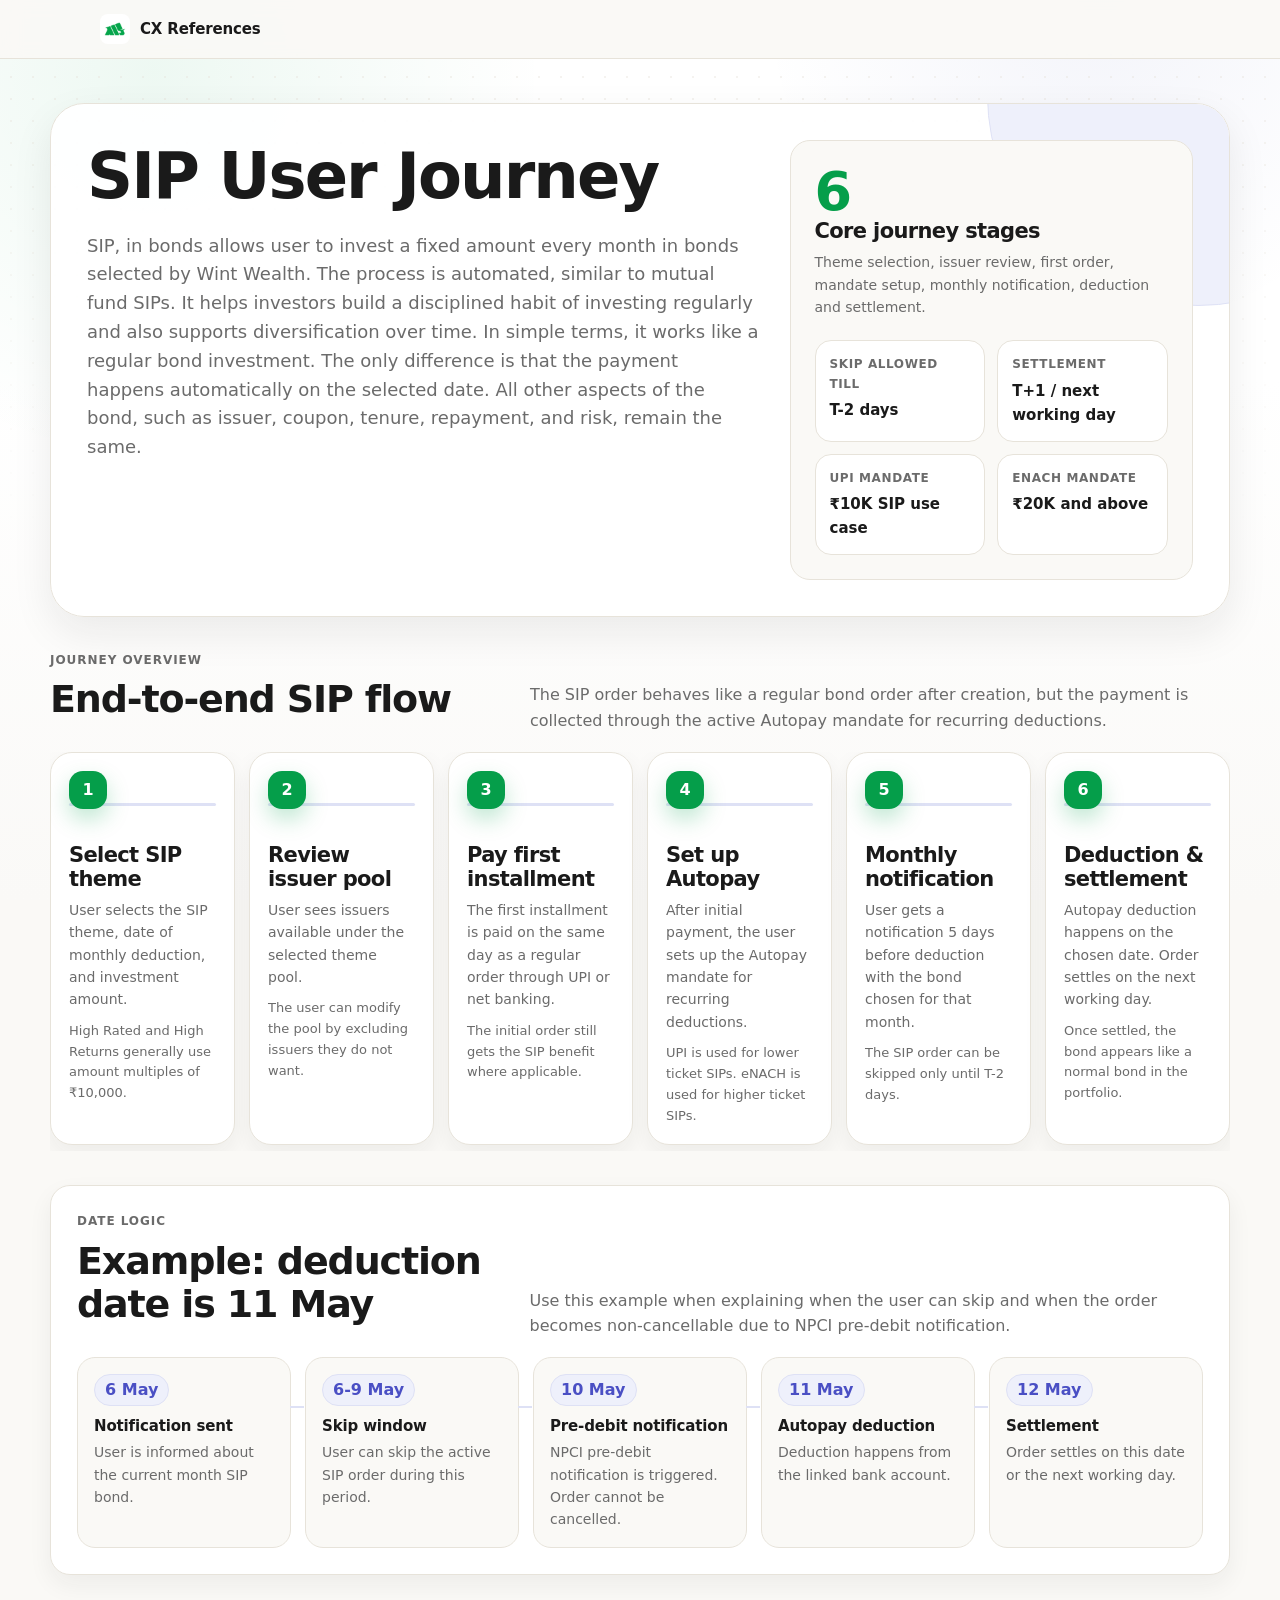
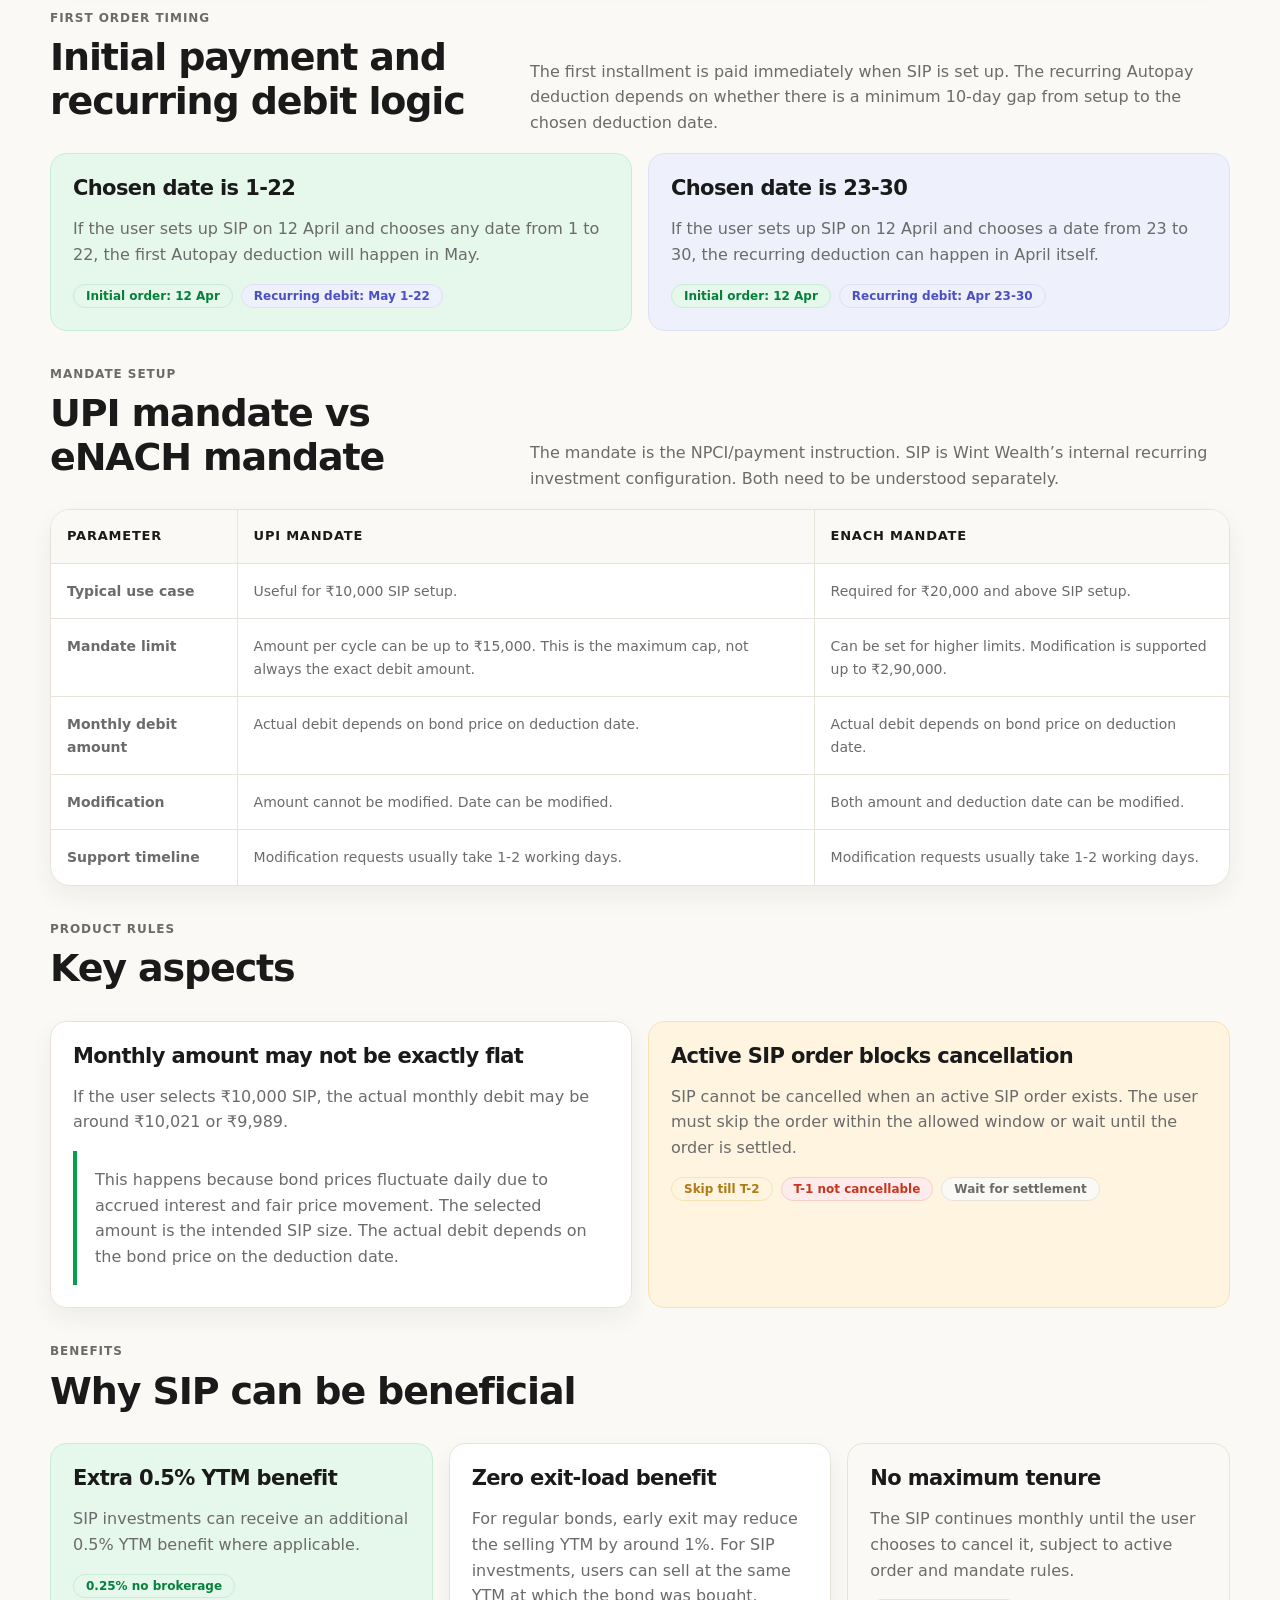
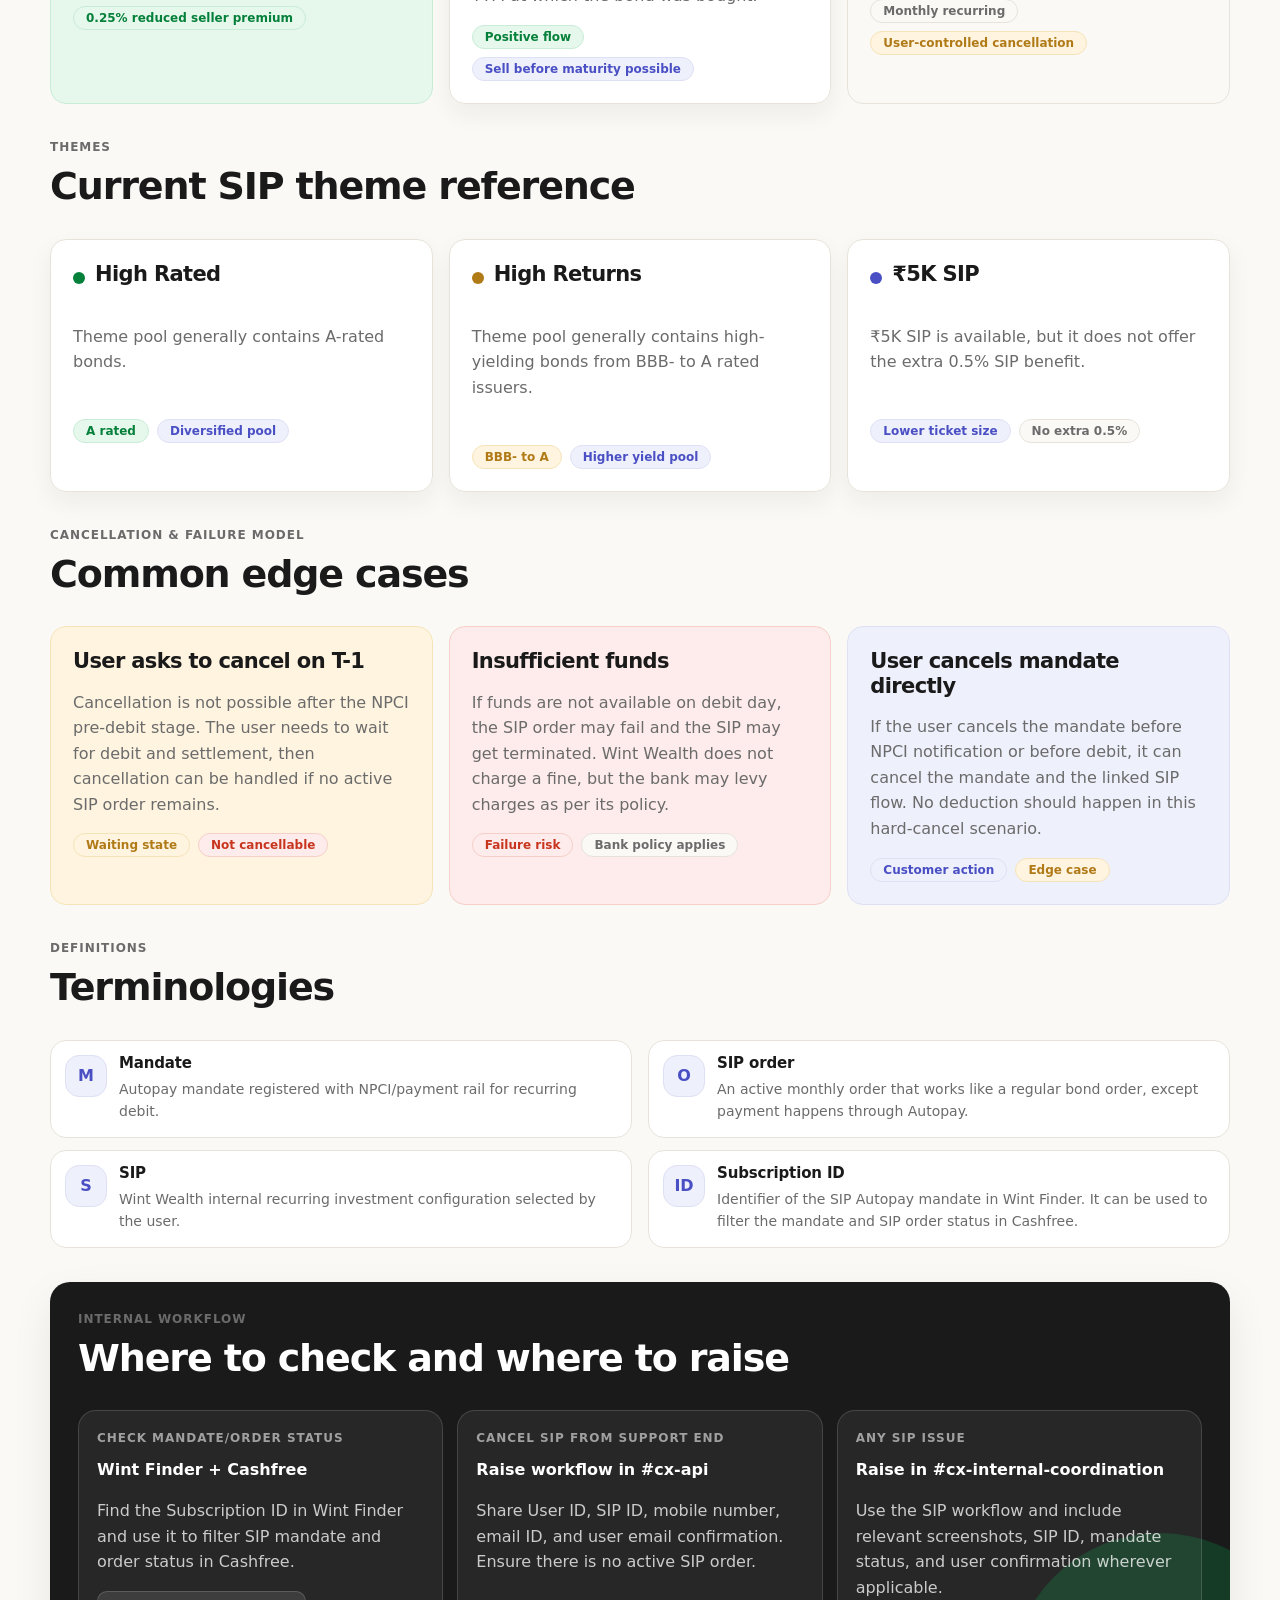
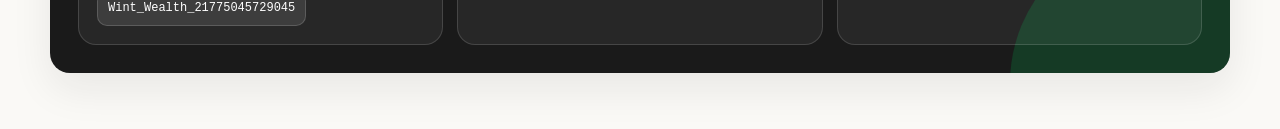
<file: SIP_user_journey.html>
<!DOCTYPE html>
<html lang="en">
<head>
  <meta charset="UTF-8" />
  <meta name="viewport" content="width=device-width, initial-scale=1.0" />
  <title>SIP User Journey | Internal Training Reference</title>
  <style>
    :root {
      --ink: #202020;
      --ink-soft: #6b6b6b;
      --card: #ffffff;
      --line: #e5e1d8;
      --page: #faf9f7;
      --indigo-bg: #eef0fb;
      --indigo-text: #3c4cb0;
      --indigo-border: #dee1f5;
      --green-bg: #e6f7ec;
      --green-border: #c9ecd6;
      --green-text: #1a7a42;
      --amber-bg: #fff4e0;
      --amber-text: #b07a17;
      --amber-border: #f5e3b8;
      --red-bg: #fdeceb;
      --red-text: #c8351f;
      --red-border: #f5cfc8;
      --shadow: 0 16px 44px rgba(32, 32, 32, 0.07);
      --shadow-soft: 0 12px 24px rgba(32, 32, 32, 0.06);

      --text: var(--ink);
      --body: var(--ink-soft);
      --soft: var(--ink-soft);
      --grey: var(--page);
      --border: var(--line);
      --white: var(--card);
      --dark: #1a1a1a;
      --warning-bg: var(--amber-bg);
      --warning-border: var(--amber-border);
      --warning-text: var(--amber-text);
      --warning-dark: #7a5210;
      --radius-lg: 20px;
      --radius-md: 16px;
      --radius-sm: 12px;
    }

    * {
      box-sizing: border-box;
    }

    html {
      scroll-behavior: smooth;
    }

    body {
      margin: 0;
      font-family: Inter, ui-sans-serif, system-ui, -apple-system, BlinkMacSystemFont, "Segoe UI", sans-serif;
      background: var(--page);
      color: var(--body);
      line-height: 1.6;
    }

    body::before {
      content: "";
      position: fixed;
      inset: 0;
      z-index: -2;
      background:
        radial-gradient(circle at 12% 8%, rgba(5, 158, 74, 0.07), transparent 28%),
        radial-gradient(circle at 86% 0%, rgba(60, 76, 176, 0.06), transparent 24%),
        linear-gradient(180deg, #FFFFFF 0%, #FFFFFF 42%, #FAF9F7 100%);
    }

    body::after {
      content: "";
      position: fixed;
      inset: 0;
      z-index: -1;
      opacity: 0.45;
      background-image: radial-gradient(#E5E1D8 1px, transparent 1px);
      background-size: 22px 22px;
      mask-image: linear-gradient(to bottom, black 0%, transparent 62%);
    }

    .page {
      width: min(1180px, calc(100% - 36px));
      margin: 0 auto;
      padding: 44px 0 56px;
    }

    .hero {
      position: relative;
      overflow: hidden;
      background: rgba(255,255,255,0.92);
      border: 1px solid var(--border);
      border-radius: 34px;
      padding: 36px;
      box-shadow: var(--shadow);
    }

    .hero::before {
      content: "";
      position: absolute;
      width: 420px;
      height: 420px;
      right: -180px;
      top: -220px;
      background: var(--indigo-bg);
      border-radius: 50%;
      border: 1px solid var(--indigo-border);
    }

    .hero-grid {
      position: relative;
      display: grid;
      grid-template-columns: 1.25fr 0.75fr;
      gap: 30px;
      align-items: stretch;
    }

    .eyebrow {
      display: inline-flex;
      align-items: center;
      gap: 8px;
      margin: 0 0 18px;
      padding: 8px 12px;
      border-radius: 999px;
      background: var(--indigo-bg);
      color: var(--indigo-text);
      border: 1px solid var(--indigo-border);
      font-size: 12px;
      font-weight: 800;
      letter-spacing: 0.08em;
      text-transform: uppercase;
    }

    .eyebrow .dot {
      width: 8px;
      height: 8px;
      border-radius: 50%;
      background: var(--green);
      box-shadow: 0 0 0 5px rgba(5, 158, 74, 0.13);
    }

    h1, h2, h3, h4 {
      color: var(--text);
      margin: 0;
      line-height: 1.15;
      letter-spacing: -0.03em;
    }

    h1 {
      font-size: clamp(36px, 5vw, 64px);
      max-width: 780px;
    }

    h2 {
      font-size: clamp(26px, 3vw, 38px);
      margin-bottom: 12px;
    }

    h3 {
      font-size: 21px;
      margin-bottom: 8px;
    }

    h4 {
      font-size: 15px;
      letter-spacing: -0.01em;
      margin-bottom: 6px;
    }

    .subtitle {
      max-width: 760px;
      margin: 18px 0 0;
      font-size: 18px;
      color: var(--body);
    }

    .hero-card {
      display: flex;
      flex-direction: column;
      justify-content: space-between;
      gap: 22px;
      background: var(--grey);
      border: 1px solid var(--border);
      border-radius: var(--radius-lg);
      padding: 24px;
    }

    .hero-card .number {
      font-size: 54px;
      line-height: 1;
      color: var(--green);
      font-weight: 900;
      letter-spacing: -0.08em;
    }

    .hero-card p {
      margin: 8px 0 0;
      color: var(--soft);
      font-size: 14px;
    }

    .hero-meta {
      display: grid;
      grid-template-columns: repeat(2, minmax(0, 1fr));
      gap: 12px;
    }

    .meta-pill {
      padding: 14px;
      border: 1px solid var(--border);
      border-radius: 16px;
      background: var(--white);
    }

    .meta-pill span {
      display: block;
      color: var(--soft);
      font-size: 12px;
      font-weight: 700;
      text-transform: uppercase;
      letter-spacing: 0.05em;
      margin-bottom: 4px;
    }

    .meta-pill strong {
      display: block;
      color: var(--text);
      font-size: 15px;
    }

    .section {
      margin-top: 34px;
    }

    .section-head {
      display: flex;
      align-items: flex-end;
      justify-content: space-between;
      gap: 22px;
      margin-bottom: 18px;
    }

    .section-head p {
      margin: 0;
      max-width: 700px;
      color: var(--soft);
    }

    .grid-3 {
      display: grid;
      grid-template-columns: repeat(3, minmax(0, 1fr));
      gap: 16px;
    }

    .grid-2 {
      display: grid;
      grid-template-columns: repeat(2, minmax(0, 1fr));
      gap: 16px;
    }

    .card {
      background: rgba(255,255,255,0.94);
      border: 1px solid var(--border);
      border-radius: var(--radius-md);
      padding: 22px;
      box-shadow: var(--shadow-soft);
    }

    .soft-card {
      background: var(--grey);
      border: 1px solid var(--border);
      border-radius: var(--radius-md);
      padding: 22px;
    }

    .green-card {
      background: var(--green-bg);
      border: 1px solid var(--green-border);
      border-radius: var(--radius-md);
      padding: 22px;
    }

    .blue-card {
      background: var(--indigo-bg);
      border: 1px solid var(--indigo-border);
      border-radius: var(--radius-md);
      padding: 22px;
    }

    .warning-card {
      background: var(--warning-bg);
      border: 1px solid var(--warning-border);
      border-radius: var(--radius-md);
      padding: 22px;
    }

    .danger-card {
      background: var(--red-bg);
      border: 1px solid var(--red-border);
      border-radius: var(--radius-md);
      padding: 22px;
    }

    .label {
      color: var(--soft);
      font-size: 12px;
      font-weight: 800;
      text-transform: uppercase;
      letter-spacing: 0.08em;
      margin-bottom: 8px;
    }

    .badge-row {
      display: flex;
      flex-wrap: wrap;
      gap: 8px;
      margin-top: 14px;
    }

    .badge {
      display: inline-flex;
      align-items: center;
      gap: 7px;
      border-radius: 999px;
      padding: 5px 12px;
      font-size: 12px;
      font-weight: 700;
      line-height: 1;
      white-space: nowrap;
      border: 1px solid transparent;
    }

    .badge.green {
      background: var(--green-bg);
      color: var(--green-text);
      border-color: var(--green-border);
    }

    .badge.amber {
      background: var(--amber-bg);
      color: var(--amber-text);
      border-color: var(--amber-border);
    }

    .badge.red {
      background: var(--red-bg);
      color: var(--red-text);
      border-color: var(--red-border);
    }

    .badge.blue {
      background: var(--indigo-bg);
      color: var(--indigo-text);
      border-color: var(--indigo-border);
    }

    .badge.grey {
      background: var(--grey);
      color: var(--ink-soft);
      border-color: var(--border);
    }

    .journey {
      position: relative;
      display: grid;
      grid-template-columns: repeat(6, minmax(150px, 1fr));
      gap: 14px;
      overflow-x: auto;
      padding-bottom: 6px;
    }

    .journey-step {
      position: relative;
      min-height: 255px;
      background: var(--white);
      border: 1px solid var(--border);
      border-radius: 22px;
      padding: 18px;
      box-shadow: var(--shadow-soft);
    }

    .journey-step::before {
      content: "";
      position: absolute;
      left: 18px;
      right: 18px;
      top: 50px;
      height: 3px;
      border-radius: 999px;
      background: var(--indigo-border);
    }

    .step-index {
      position: relative;
      display: inline-flex;
      align-items: center;
      justify-content: center;
      width: 38px;
      height: 38px;
      border-radius: 14px;
      background: var(--green);
      color: var(--white);
      font-weight: 900;
      box-shadow: 0 10px 22px rgba(5, 158, 74, 0.25);
      margin-bottom: 34px;
    }

    .journey-step p {
      margin: 0;
      color: var(--body);
      font-size: 14px;
    }

    .journey-step .note {
      margin-top: 10px;
      color: var(--soft);
      font-size: 13px;
    }

    .date-flow {
      background: var(--white);
      border: 1px solid var(--border);
      border-radius: var(--radius-lg);
      box-shadow: var(--shadow-soft);
      padding: 26px;
    }

    .flow-line {
      display: grid;
      grid-template-columns: repeat(5, minmax(130px, 1fr));
      gap: 14px;
      margin-top: 18px;
      overflow-x: auto;
    }

    .flow-item {
      position: relative;
      background: var(--grey);
      border: 1px solid var(--border);
      border-radius: 18px;
      padding: 16px;
      min-height: 140px;
    }

    .flow-item::after {
      content: "";
      position: absolute;
      right: -14px;
      top: 48px;
      width: 14px;
      height: 2px;
      background: var(--indigo-border);
    }

    .flow-item:last-child::after {
      display: none;
    }

    .flow-item .day {
      display: inline-flex;
      align-items: center;
      justify-content: center;
      min-width: 46px;
      height: 32px;
      padding: 0 10px;
      border-radius: 999px;
      background: var(--indigo-bg);
      color: var(--indigo-text);
      border: 1px solid var(--indigo-border);
      font-weight: 900;
      margin-bottom: 12px;
    }

    .flow-item p {
      margin: 0;
      font-size: 14px;
    }

    .compare {
      width: 100%;
      border-collapse: separate;
      border-spacing: 0;
      overflow: hidden;
      border: 1px solid var(--border);
      border-radius: 20px;
      background: var(--white);
      box-shadow: var(--shadow-soft);
    }

    .compare th,
    .compare td {
      text-align: left;
      vertical-align: top;
      padding: 16px;
      border-bottom: 1px solid var(--border);
      border-right: 1px solid var(--border);
    }

    .compare th:last-child,
    .compare td:last-child {
      border-right: 0;
    }

    .compare tr:last-child td {
      border-bottom: 0;
    }

    .compare th {
      color: var(--text);
      background: var(--grey);
      font-size: 13px;
      text-transform: uppercase;
      letter-spacing: 0.06em;
    }

    .compare td {
      color: var(--body);
      font-size: 14px;
    }

    .stack {
      display: grid;
      gap: 12px;
    }

    .mini-item {
      display: grid;
      grid-template-columns: 42px 1fr;
      gap: 12px;
      align-items: flex-start;
      padding: 14px;
      border: 1px solid var(--border);
      background: var(--white);
      border-radius: 16px;
    }

    .mini-icon {
      width: 42px;
      height: 42px;
      display: inline-flex;
      align-items: center;
      justify-content: center;
      border-radius: 14px;
      background: var(--indigo-bg);
      color: var(--indigo-text);
      border: 1px solid var(--indigo-border);
      font-weight: 900;
    }

    .mini-item p {
      margin: 0;
      font-size: 14px;
    }

    .quote-box {
      border-left: 4px solid var(--green);
      background: var(--white);
      padding: 16px 18px;
      border-radius: 0 18px 18px 0;
      color: var(--body);
    }

    .quote-box strong {
      color: var(--text);
    }

    .support-block {
      background: var(--dark);
      border-radius: var(--radius-lg);
      padding: 28px;
      color: var(--white);
      box-shadow: var(--shadow);
      overflow: hidden;
      position: relative;
    }

    .support-block::before {
      content: "";
      position: absolute;
      inset: auto -80px -160px auto;
      width: 300px;
      height: 300px;
      border-radius: 50%;
      background: rgba(5, 158, 74, 0.24);
    }

    .support-block h2,
    .support-block h3 {
      color: var(--white);
    }

    .support-block p {
      color: rgba(255,255,255,0.76);
    }

    .dark-grid {
      position: relative;
      display: grid;
      grid-template-columns: repeat(3, minmax(0, 1fr));
      gap: 14px;
      margin-top: 18px;
    }

    .dark-card {
      background: rgba(255,255,255,0.06);
      border: 1px solid rgba(255,255,255,0.14);
      border-radius: 18px;
      padding: 18px;
    }

    .dark-card .label {
      color: rgba(255,255,255,0.56);
    }

    .dark-card strong {
      display: block;
      color: var(--white);
      margin-bottom: 8px;
    }

    .code-pill {
      display: inline-flex;
      max-width: 100%;
      align-items: center;
      border-radius: 10px;
      background: rgba(255,255,255,0.1);
      color: var(--white);
      border: 1px solid rgba(255,255,255,0.16);
      padding: 7px 10px;
      font-family: ui-monospace, SFMono-Regular, Menlo, Monaco, Consolas, "Liberation Mono", monospace;
      font-size: 12px;
      overflow-wrap: anywhere;
    }

    .rules-list {
      display: grid;
      gap: 12px;
      margin-top: 14px;
    }

    .rule {
      display: grid;
      grid-template-columns: auto 1fr;
      gap: 12px;
      align-items: flex-start;
      padding: 14px;
      border-radius: 16px;
      border: 1px solid var(--border);
      background: var(--white);
    }

    .rule-mark {
      width: 30px;
      height: 30px;
      border-radius: 10px;
      display: inline-flex;
      align-items: center;
      justify-content: center;
      font-weight: 900;
      background: var(--indigo-bg);
      color: var(--indigo-text);
      border: 1px solid var(--indigo-border);
      flex: 0 0 auto;
    }

    .rule p {
      margin: 0;
      font-size: 14px;
    }

    .scenario-grid {
      display: grid;
      grid-template-columns: repeat(3, minmax(0, 1fr));
      gap: 16px;
    }

    .scenario {
      display: flex;
      flex-direction: column;
      gap: 14px;
      min-height: 100%;
    }

    .scenario-title {
      display: flex;
      align-items: center;
      gap: 10px;
    }

    .status-dot {
      width: 12px;
      height: 12px;
      border-radius: 50%;
    }

    .status-dot.green { background: var(--green-text); }
    .status-dot.amber { background: var(--amber-text); }
    .status-dot.red { background: var(--red-text); }
    .status-dot.blue { background: var(--indigo-text); }

    .footer {
      margin-top: 34px;
      display: flex;
      justify-content: space-between;
      gap: 18px;
      align-items: center;
      padding: 20px 0 0;
      border-top: 1px solid var(--border);
      color: var(--soft);
      font-size: 13px;
    }

    .footer strong {
      color: var(--text);
    }

    @media (max-width: 980px) {
      .hero-grid,
      .grid-2,
      .grid-3,
      .scenario-grid,
      .dark-grid {
        grid-template-columns: 1fr;
      }

      .journey {
        grid-template-columns: repeat(6, 230px);
      }

      .flow-line {
        grid-template-columns: repeat(5, 220px);
      }

      .section-head {
        display: block;
      }

      .section-head p {
        margin-top: 8px;
      }
    }

    @media (max-width: 640px) {
      .page {
        width: min(100% - 22px, 1180px);
        padding-top: 20px;
      }

      .hero,
      .support-block,
      .date-flow {
        padding: 22px;
        border-radius: 24px;
      }

      .hero-meta {
        grid-template-columns: 1fr;
      }

      .compare {
        display: block;
        overflow-x: auto;
        white-space: nowrap;
      }

      .footer {
        display: block;
      }
    }

    @media print {
      body::before,
      body::after {
        display: none;
      }
      .page {
        width: 100%;
        padding: 0;
      }
      .hero,
      .card,
      .date-flow,
      .support-block,
      .journey-step,
      .compare {
        box-shadow: none;
      }
      .journey,
      .flow-line {
        overflow: visible;
      }
    }
  </style>
<link rel="stylesheet" href="styles.css">
</head>
<body>
<header class="cxw-topbar">
  <div class="cxw-topbar-inner">
    <a class="cxw-brand" href="index.html">
      <img src="icon.png" alt="" />
      <span>CX References</span>
    </a>
  </div>
</header>

  <main class="page">
    <section class="hero">
      <div class="hero-grid">
        <div>
          <!-- <div class="eyebrow"><span class="dot"></span> Internal training reference</div> -->
          <h1>SIP User Journey</h1>
          <p class="subtitle">SIP, in bonds allows user to invest a fixed amount every month in bonds selected by Wint Wealth. The process is automated, similar to mutual fund SIPs. It helps investors build a disciplined habit of investing regularly and also supports diversification over time. In simple terms, it works like a regular bond investment. The only difference is that the payment happens automatically on the selected date. All other aspects of the bond, such as issuer, coupon, tenure, repayment, and risk, remain the same.</p>
          <!-- <div class="badge-row">
            <span class="badge green">Recurring bond investment</span>
            <span class="badge blue">Autopay dependent</span>
            <span class="badge amber">T-2 skip window</span>
            <span class="badge grey">Customer support guide</span>
          </div> -->
        </div>
        <aside class="hero-card">
          <div>
            <div class="number">6</div>
            <h3>Core journey stages</h3>
            <p>Theme selection, issuer review, first order, mandate setup, monthly notification, deduction and settlement.</p>
          </div>
          <div class="hero-meta">
            <div class="meta-pill">
              <span>Skip allowed till</span>
              <strong>T-2 days</strong>
            </div>
            <div class="meta-pill">
              <span>Settlement</span>
              <strong>T+1 / next working day</strong>
            </div>
            <div class="meta-pill">
              <span>UPI mandate</span>
              <strong>₹10K SIP use case</strong>
            </div>
            <div class="meta-pill">
              <span>eNACH mandate</span>
              <strong>₹20K and above</strong>
            </div>
          </div>
        </aside>
      </div>
    </section>

    <section class="section">
      <div class="section-head">
        <div>
          <div class="label">Journey overview</div>
          <h2>End-to-end SIP flow</h2>
        </div>
        <p>The SIP order behaves like a regular bond order after creation, but the payment is collected through the active Autopay mandate for recurring deductions.</p>
      </div>
      <div class="journey">
        <article class="journey-step">
          <span class="step-index">1</span>
          <h3>Select SIP theme</h3>
          <p>User selects the SIP theme, date of monthly deduction, and investment amount.</p>
          <p class="note">High Rated and High Returns generally use amount multiples of ₹10,000.</p>
        </article>
        <article class="journey-step">
          <span class="step-index">2</span>
          <h3>Review issuer pool</h3>
          <p>User sees issuers available under the selected theme pool.</p>
          <p class="note">The user can modify the pool by excluding issuers they do not want.</p>
        </article>
        <article class="journey-step">
          <span class="step-index">3</span>
          <h3>Pay first installment</h3>
          <p>The first installment is paid on the same day as a regular order through UPI or net banking.</p>
          <p class="note">The initial order still gets the SIP benefit where applicable.</p>
        </article>
        <article class="journey-step">
          <span class="step-index">4</span>
          <h3>Set up Autopay</h3>
          <p>After initial payment, the user sets up the Autopay mandate for recurring deductions.</p>
          <p class="note">UPI is used for lower ticket SIPs. eNACH is used for higher ticket SIPs.</p>
        </article>
        <article class="journey-step">
          <span class="step-index">5</span>
          <h3>Monthly notification</h3>
          <p>User gets a notification 5 days before deduction with the bond chosen for that month.</p>
          <p class="note">The SIP order can be skipped only until T-2 days.</p>
        </article>
        <article class="journey-step">
          <span class="step-index">6</span>
          <h3>Deduction & settlement</h3>
          <p>Autopay deduction happens on the chosen date. Order settles on the next working day.</p>
          <p class="note">Once settled, the bond appears like a normal bond in the portfolio.</p>
        </article>
      </div>
    </section>

    <section class="section">
      <div class="date-flow">
        <div class="section-head" style="margin-bottom:0;">
          <div>
            <div class="label">Date logic</div>
            <h2>Example: deduction date is 11 May</h2>
          </div>
          <p>Use this example when explaining when the user can skip and when the order becomes non-cancellable due to NPCI pre-debit notification.</p>
        </div>
        <div class="flow-line">
          <div class="flow-item">
            <div class="day">6 May</div>
            <h4>Notification sent</h4>
            <p>User is informed about the current month SIP bond.</p>
          </div>
          <div class="flow-item">
            <div class="day">6-9 May</div>
            <h4>Skip window</h4>
            <p>User can skip the active SIP order during this period.</p>
          </div>
          <div class="flow-item">
            <div class="day">10 May</div>
            <h4>Pre-debit notification</h4>
            <p>NPCI pre-debit notification is triggered. Order cannot be cancelled.</p>
          </div>
          <div class="flow-item">
            <div class="day">11 May</div>
            <h4>Autopay deduction</h4>
            <p>Deduction happens from the linked bank account.</p>
          </div>
          <div class="flow-item">
            <div class="day">12 May</div>
            <h4>Settlement</h4>
            <p>Order settles on this date or the next working day.</p>
          </div>
        </div>
      </div>
    </section>

    <section class="section">
      <div class="section-head">
        <div>
          <div class="label">First order timing</div>
          <h2>Initial payment and recurring debit logic</h2>
        </div>
        <p>The first installment is paid immediately when SIP is set up. The recurring Autopay deduction depends on whether there is a minimum 10-day gap from setup to the chosen deduction date.</p>
      </div>
      <div class="grid-2">
        <article class="green-card">
          <h3>Chosen date is 1-22</h3>
          <p>If the user sets up SIP on 12 April and chooses any date from 1 to 22, the first Autopay deduction will happen in May.</p>
          <div class="badge-row">
            <span class="badge green">Initial order: 12 Apr</span>
            <span class="badge blue">Recurring debit: May 1-22</span>
          </div>
        </article>
        <article class="blue-card">
          <h3>Chosen date is 23-30</h3>
          <p>If the user sets up SIP on 12 April and chooses a date from 23 to 30, the recurring deduction can happen in April itself.</p>
          <div class="badge-row">
            <span class="badge green">Initial order: 12 Apr</span>
            <span class="badge blue">Recurring debit: Apr 23-30</span>
          </div>
        </article>
      </div>
    </section>

    <section class="section">
      <div class="section-head">
        <div>
          <div class="label">Mandate setup</div>
          <h2>UPI mandate vs eNACH mandate</h2>
        </div>
        <p>The mandate is the NPCI/payment instruction. SIP is Wint Wealth’s internal recurring investment configuration. Both need to be understood separately.</p>
      </div>
      <table class="compare" aria-label="UPI mandate and eNACH mandate comparison">
        <thead>
          <tr>
            <th>Parameter</th>
            <th>UPI mandate</th>
            <th>eNACH mandate</th>
          </tr>
        </thead>
        <tbody>
          <tr>
            <td><strong>Typical use case</strong></td>
            <td>Useful for ₹10,000 SIP setup.</td>
            <td>Required for ₹20,000 and above SIP setup.</td>
          </tr>
          <tr>
            <td><strong>Mandate limit</strong></td>
            <td>Amount per cycle can be up to ₹15,000. This is the maximum cap, not always the exact debit amount.</td>
            <td>Can be set for higher limits. Modification is supported up to ₹2,90,000.</td>
          </tr>
          <tr>
            <td><strong>Monthly debit amount</strong></td>
            <td>Actual debit depends on bond price on deduction date.</td>
            <td>Actual debit depends on bond price on deduction date.</td>
          </tr>
          <tr>
            <td><strong>Modification</strong></td>
            <td>Amount cannot be modified. Date can be modified.</td>
            <td>Both amount and deduction date can be modified.</td>
          </tr>
          <tr>
            <td><strong>Support timeline</strong></td>
            <td>Modification requests usually take 1-2 working days.</td>
            <td>Modification requests usually take 1-2 working days.</td>
          </tr>
        </tbody>
      </table>
    </section>

    <section class="section">
      <div class="section-head">
        <div>
          <div class="label">Product rules</div>
          <h2>Key aspects</h2>
        </div>
        <!-- <p>These points are useful when explaining SIP behaviour, amount variations, cancellation limits, and insufficient fund scenarios.</p> -->
      </div>
      <div class="grid-2">
        <article class="card">
          <h3>Monthly amount may not be exactly flat</h3>
          <p>If the user selects ₹10,000 SIP, the actual monthly debit may be around ₹10,021 or ₹9,989.</p>
          <div class="quote-box" style="margin-top:14px;">
             This happens because bond prices fluctuate daily due to accrued interest and fair price movement. The selected amount is the intended SIP size. The actual debit depends on the bond price on the deduction date.
          </div>
        </article>
        <article class="warning-card">
          <h3>Active SIP order blocks cancellation</h3>
          <p>SIP cannot be cancelled when an active SIP order exists. The user must skip the order within the allowed window or wait until the order is settled.</p>
          <div class="badge-row">
            <span class="badge amber">Skip till T-2</span>
            <span class="badge red">T-1 not cancellable</span>
            <span class="badge grey">Wait for settlement</span>
          </div>
        </article>
      </div>
    </section>

    <section class="section">
      <div class="section-head">
        <div>
          <div class="label">Benefits</div>
          <h2>Why SIP can be beneficial</h2>
        </div>
        <!-- <p>The benefit structure is designed around better recurring pricing and easier exit for SIP investments.</p> -->
      </div>
      <div class="grid-3">
        <article class="green-card">
          <h3>Extra 0.5% YTM benefit</h3>
          <p>SIP investments can receive an additional 0.5% YTM benefit where applicable.</p>
          <div class="badge-row">
            <span class="badge green">0.25% no brokerage</span>
            <span class="badge green">0.25% reduced seller premium</span>
          </div>
        </article>
        <article class="card">
          <h3>Zero exit-load benefit</h3>
          <p>For regular bonds, early exit may reduce the selling YTM by around 1%. For SIP investments, users can sell at the same YTM at which the bond was bought.</p>
          <div class="badge-row">
            <span class="badge green">Positive flow</span>
            <span class="badge blue">Sell before maturity possible</span>
          </div>
        </article>
        <article class="soft-card">
          <h3>No maximum tenure</h3>
          <p>The SIP continues monthly until the user chooses to cancel it, subject to active order and mandate rules.</p>
          <div class="badge-row">
            <span class="badge grey">Monthly recurring</span>
            <span class="badge amber">User-controlled cancellation</span>
          </div>
        </article>
      </div>
    </section>

    <section class="section">
      <div class="section-head">
        <div>
          <div class="label">Themes</div>
          <h2>Current SIP theme reference</h2>
        </div>
        <!-- <p>Use these as simple product-level explanations. Actual bond selection is determined by Wint Wealth’s framework for the selected theme.</p> -->
      </div>
      <div class="scenario-grid">
        <article class="card scenario">
          <div class="scenario-title">
            <span class="status-dot green"></span>
            <h3>High Rated</h3>
          </div>
          <p>Theme pool generally contains A-rated bonds.</p>
          <div class="badge-row">
            <span class="badge green">A rated</span>
            <span class="badge blue">Diversified pool</span>
          </div>
        </article>
        <article class="card scenario">
          <div class="scenario-title">
            <span class="status-dot amber"></span>
            <h3>High Returns</h3>
          </div>
          <p>Theme pool generally contains high-yielding bonds from BBB- to A rated issuers.</p>
          <div class="badge-row">
            <span class="badge amber">BBB- to A</span>
            <span class="badge blue">Higher yield pool</span>
          </div>
        </article>
        <article class="card scenario">
          <div class="scenario-title">
            <span class="status-dot blue"></span>
            <h3>₹5K SIP</h3>
          </div>
          <p>₹5K SIP is available, but it does not offer the extra 0.5% SIP benefit.</p>
          <div class="badge-row">
            <span class="badge blue">Lower ticket size</span>
            <span class="badge grey">No extra 0.5%</span>
          </div>
        </article>
      </div>
    </section>

    <section class="section">
      <div class="section-head">
        <div>
          <div class="label">Cancellation & failure model</div>
          <h2>Common edge cases</h2>
        </div>
        <!-- <p>These are the most important scenarios for customer support handling because they directly affect debit, cancellation, and user expectation setting.</p> -->
      </div>
      <div class="grid-3">
        <article class="warning-card">
          <h3>User asks to cancel on T-1</h3>
          <p>Cancellation is not possible after the NPCI pre-debit stage. The user needs to wait for debit and settlement, then cancellation can be handled if no active SIP order remains.</p>
          <div class="badge-row"><span class="badge amber">Waiting state</span><span class="badge red">Not cancellable</span></div>
        </article>
        <article class="danger-card">
          <h3>Insufficient funds</h3>
          <p>If funds are not available on debit day, the SIP order may fail and the SIP may get terminated. Wint Wealth does not charge a fine, but the bank may levy charges as per its policy.</p>
          <div class="badge-row"><span class="badge red">Failure risk</span><span class="badge grey">Bank policy applies</span></div>
        </article>
        <article class="blue-card">
          <h3>User cancels mandate directly</h3>
          <p>If the user cancels the mandate before NPCI notification or before debit, it can cancel the mandate and the linked SIP flow. No deduction should happen in this hard-cancel scenario.</p>
          <div class="badge-row"><span class="badge blue">Customer action</span><span class="badge amber">Edge case</span></div>
        </article>
      </div>
    </section>

    <section class="section">
      <div class="section-head">
        <div>
          <div class="label">Definitions</div>
          <h2>Terminologies</h2>
        </div>
        <!-- <p>These terms should be used consistently while explaining the process internally or to users.</p> -->
      </div>
      <div class="grid-2">
        <div class="stack">
          <div class="mini-item">
            <div class="mini-icon">M</div>
            <div>
              <h4>Mandate</h4>
              <p>Autopay mandate registered with NPCI/payment rail for recurring debit.</p>
            </div>
          </div>
          <div class="mini-item">
            <div class="mini-icon">S</div>
            <div>
              <h4>SIP</h4>
              <p>Wint Wealth internal recurring investment configuration selected by the user.</p>
            </div>
          </div>
        </div>
        <div class="stack">
          <div class="mini-item">
            <div class="mini-icon">O</div>
            <div>
              <h4>SIP order</h4>
              <p>An active monthly order that works like a regular bond order, except payment happens through Autopay.</p>
            </div>
          </div>
          <div class="mini-item">
            <div class="mini-icon">ID</div>
            <div>
              <h4>Subscription ID</h4>
              <p>Identifier of the SIP Autopay mandate in Wint Finder. It can be used to filter the mandate and SIP order status in Cashfree.</p>
            </div>
          </div>
        </div>
      </div>
    </section>

    <section class="section">
      <div class="support-block">
        <div class="section-head" style="margin-bottom:0;">
          <div>
            <div class="label">Internal workflow</div>
            <h2>Where to check and where to raise</h2>
          </div>
          <!-- <p>Use this block for support operations, cancellation requests, modification requests, and issue escalation.</p> -->
        </div>
        <div class="dark-grid">
          <article class="dark-card">
            <div class="label">Check mandate/order status</div>
            <strong>Wint Finder + Cashfree</strong>
            <p>Find the Subscription ID in Wint Finder and use it to filter SIP mandate and order status in Cashfree.</p>
            <span class="code-pill">Wint_Wealth_21775045729045</span>
          </article>
          <article class="dark-card">
            <div class="label">Cancel SIP from support end</div>
            <strong>Raise workflow in #cx-api</strong>
            <p>Share User ID, SIP ID, mobile number, email ID, and user email confirmation. Ensure there is no active SIP order.</p>
          </article>
          <article class="dark-card">
            <div class="label">Any SIP issue</div>
            <strong>Raise in #cx-internal-coordination</strong>
            <p>Use the SIP workflow and include relevant screenshots, SIP ID, mandate status, and user confirmation wherever applicable.</p>
          </article>
        </div>
      </div>
    </section>

    <!-- <section class="section">
      <div class="section-head">
        <div>
          <div class="label">Customer support script</div>
          <h2>Ready-to-use explanation blocks</h2>
        </div>
        <p>These lines can be adapted for WhatsApp or email responses while keeping the explanation simple and clear.</p>
      </div>
      <div class="grid-2">
        <article class="card">
          <h3>When user asks why amount changed</h3>
          <div class="quote-box">
            Sir/Madam, the SIP amount may not be exactly the same every month because the bond price changes daily due to accrued interest. The selected SIP amount acts like the target amount, and the final debit depends on the bond price on the deduction date.
          </div>
        </article>
        <article class="card">
          <h3>When user asks to skip/cancel late</h3>
          <div class="quote-box">
            Sir/Madam, since the SIP order is already close to the deduction date, it cannot be cancelled after the NPCI pre-debit stage. Once the order is settled, I can help you with the next available cancellation step if there is no active SIP order.
          </div>
        </article>
      </div>
    </section>

    <footer class="footer">
      <div><strong>SIP User Journey</strong> · Internal training and customer-support reference</div>
      <div>White-first fintech layout · Accent color #059E4A</div>
    </footer> -->
  </main>
</body>
</html>
</file>
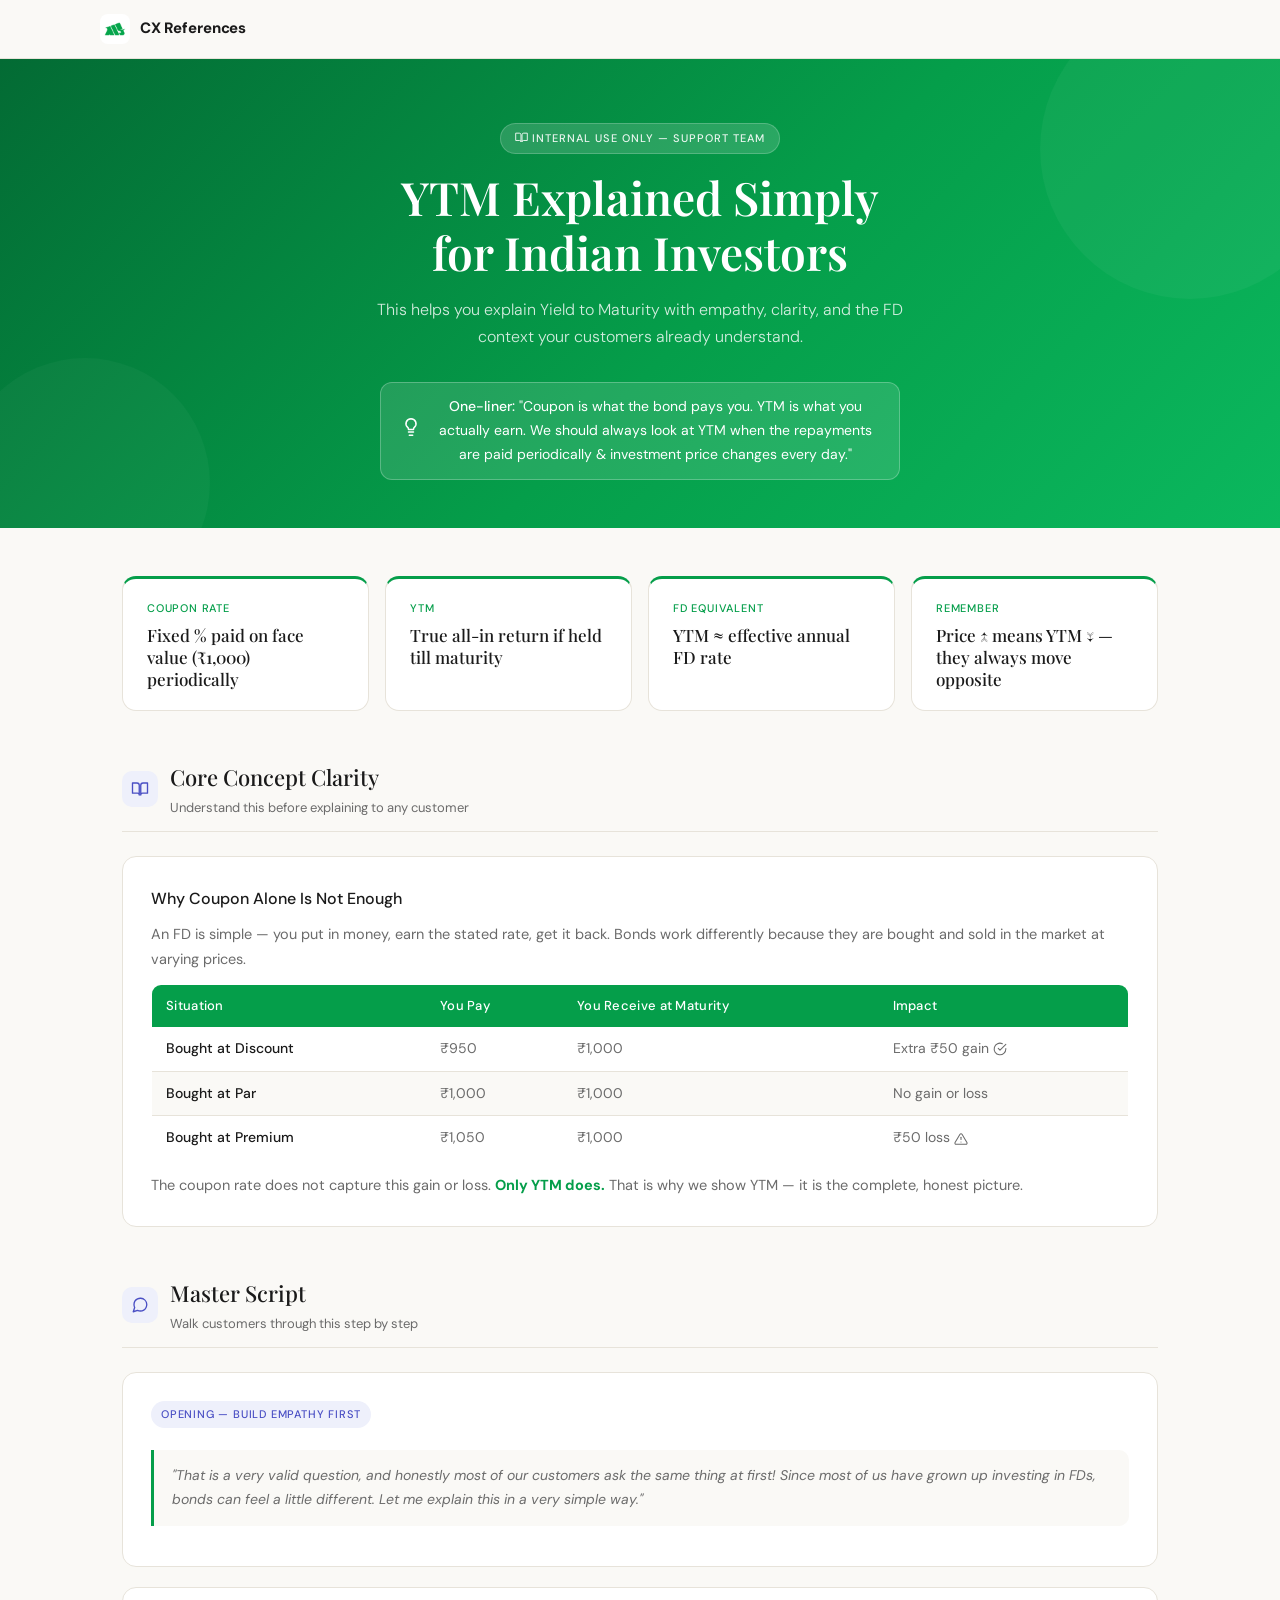
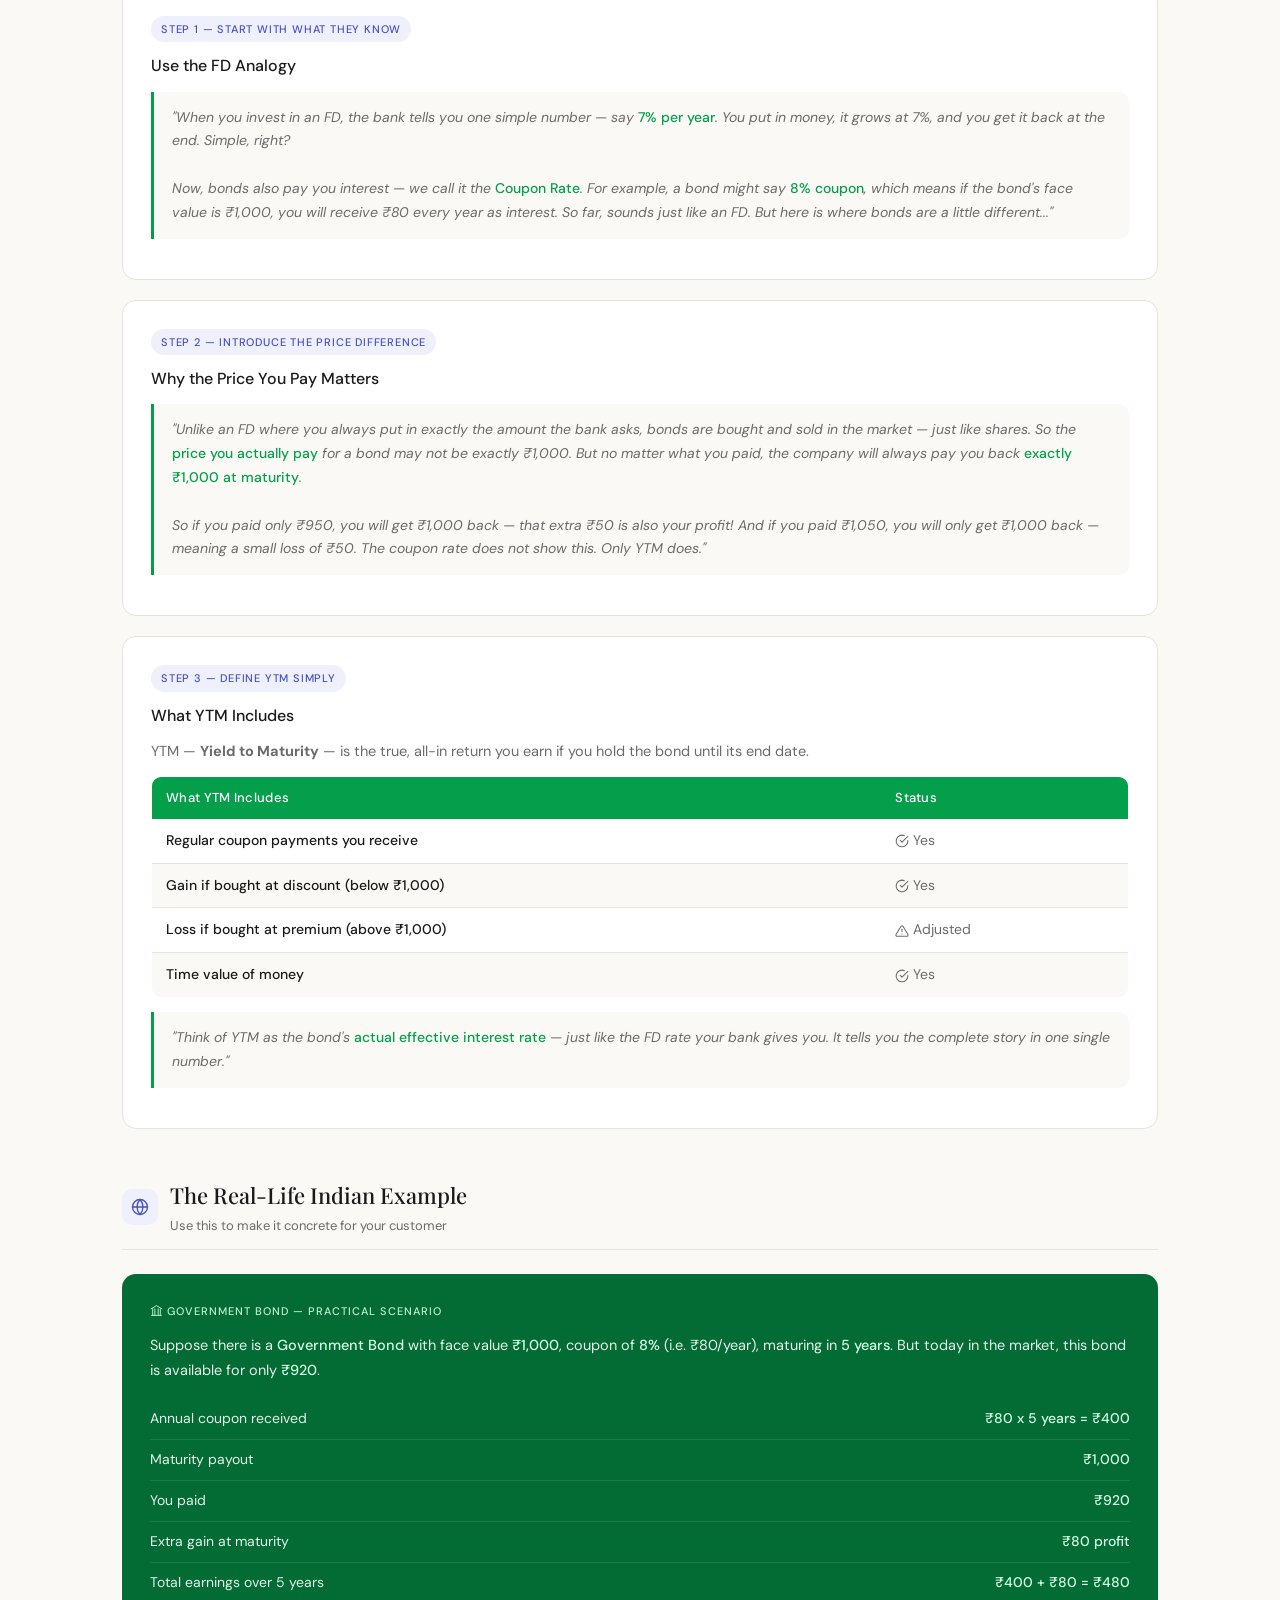
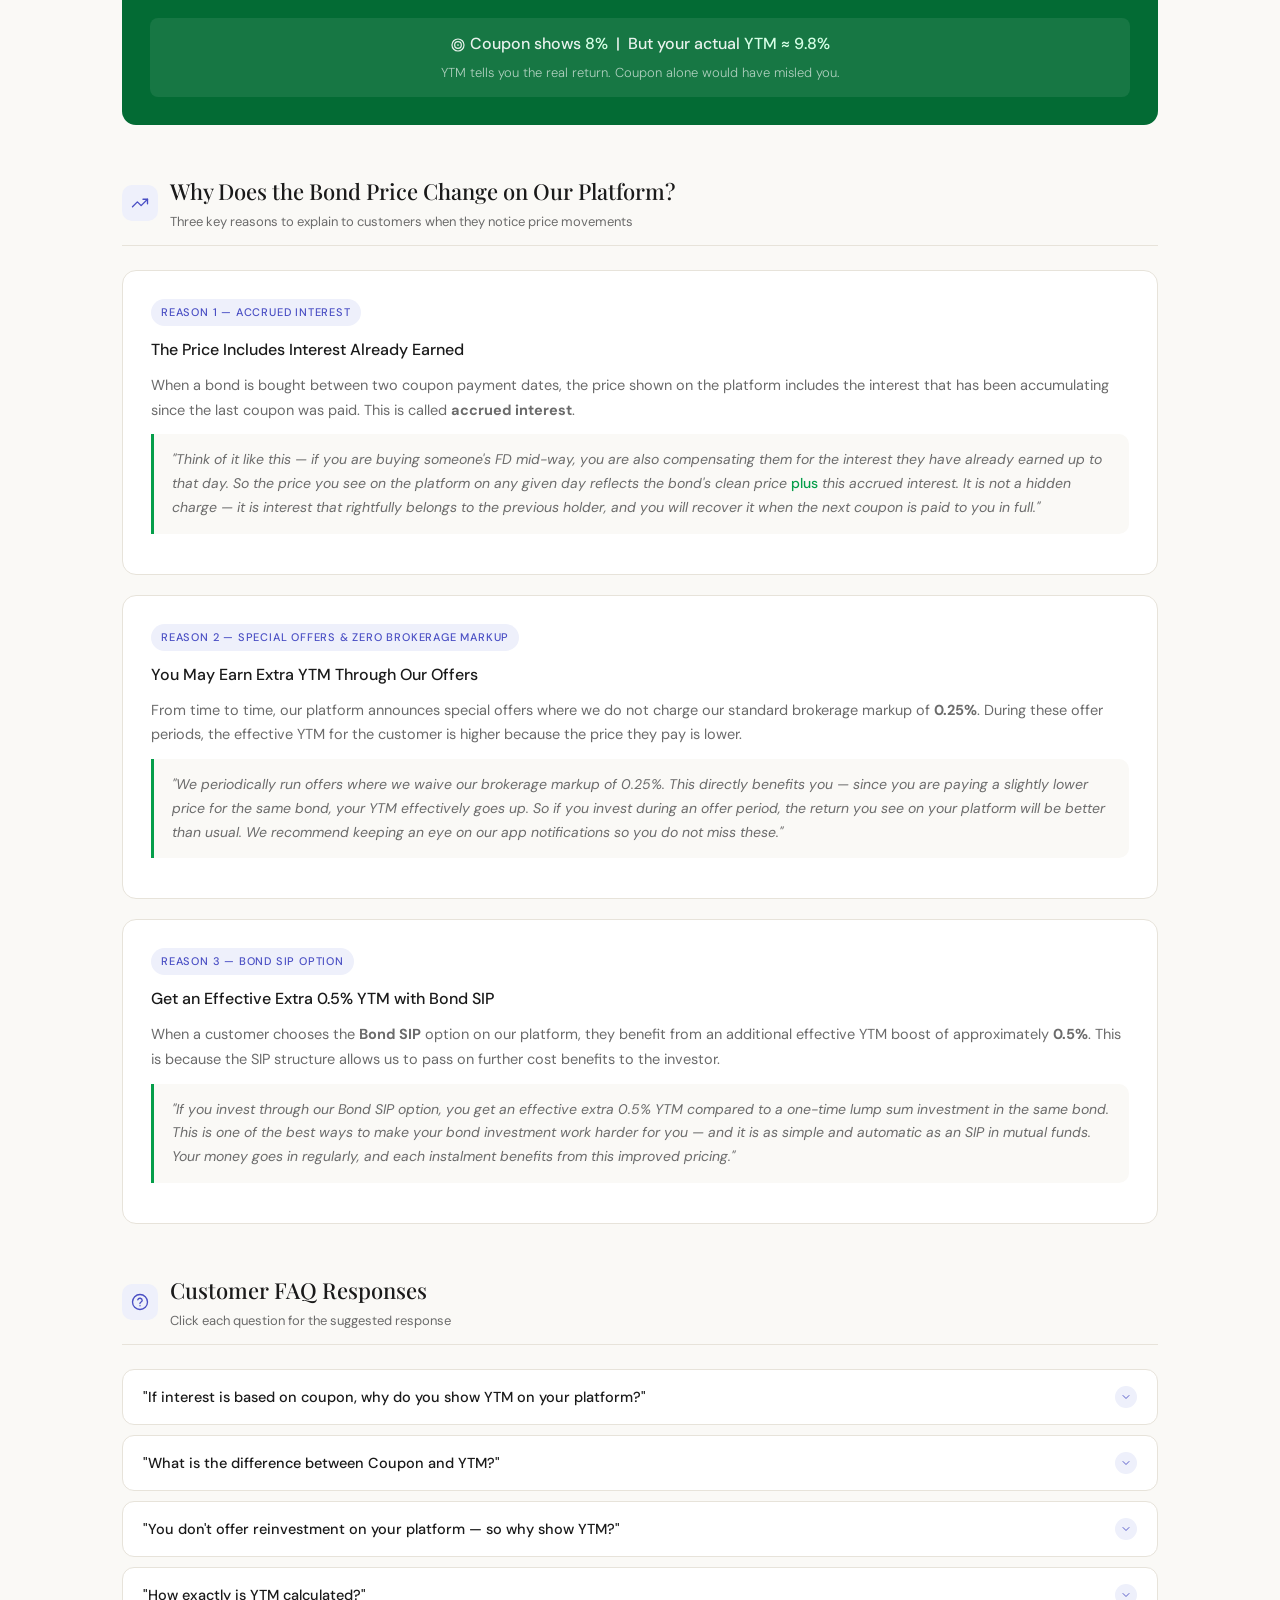
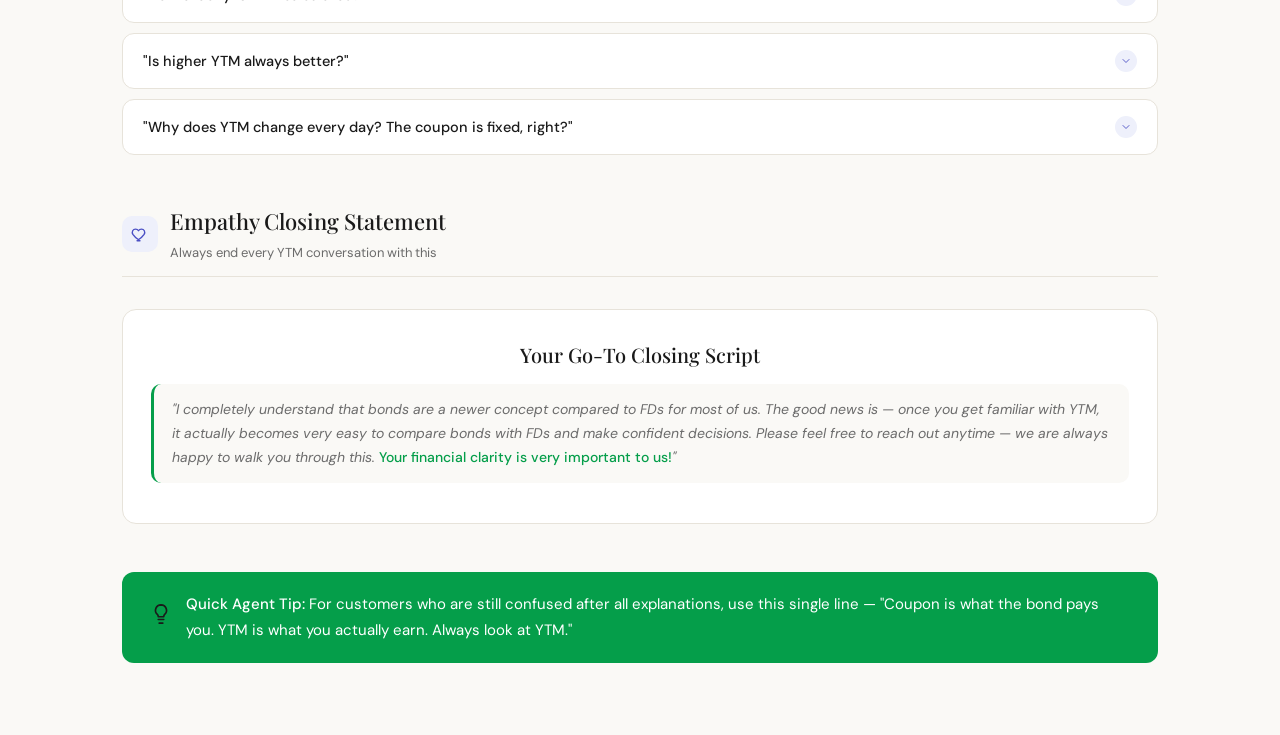
<file: YTM_guide.html>
<!DOCTYPE html>
<html lang="en">
<head>
<meta charset="UTF-8">
<meta name="viewport" content="width=device-width, initial-scale=1.0">
<title>YTM Explained — Agent Reference Guide</title>
<link href="https://fonts.googleapis.com/css2?family=Playfair+Display:wght@500;600&family=DM+Sans:wght@300;400;500&display=swap" rel="stylesheet">
<style>
  :root {
    --ink: #202020;
    --ink-soft: #6b6b6b;
    --card: #ffffff;
    --line: #e5e1d8;
    --page: #faf9f7;
    --indigo-bg: #eef0fb;
    --indigo-text: #3c4cb0;
    --indigo-border: #dee1f5;
    --green-bg: #e6f7ec;
    --green-border: #c9ecd6;
    --amber-bg: #fff4e0;
    --amber-text: #b07a17;
    --amber-border: #f5e3b8;
    --red-bg: #fdeceb;
    --red-text: #c8351f;
    --red-border: #f5cfc8;
  }
  * { box-sizing: border-box; margin: 0; padding: 0; }
  html { scroll-behavior: smooth; }
  body {
    font-family: 'DM Sans', sans-serif;
    background: var(--page);
    color: var(--ink);
    font-size: 15px;
    line-height: 1.7;
  }

  /* HERO */
  .hero {
    background: linear-gradient(135deg, #036b34 0%, var(--green) 55%, #0bb85e 100%);
    padding: 4rem 2rem 3rem;
    text-align: center;
    position: relative;
    overflow: hidden;
  }
  .hero::before {
    content: '';
    position: absolute;
    top: -60px; right: -60px;
    width: 300px; height: 300px;
    border-radius: 50%;
    background: rgba(255,255,255,0.04);
  }
  .hero::after {
    content: '';
    position: absolute;
    bottom: -80px; left: -40px;
    width: 250px; height: 250px;
    border-radius: 50%;
    background: rgba(255,255,255,0.03);
  }
  .badge {
    display: inline-block;
    background: rgba(255,255,255,0.15);
    color: rgba(255,255,255,0.9);
    font-size: 11px;
    font-weight: 500;
    letter-spacing: 1px;
    text-transform: uppercase;
    padding: 5px 14px;
    border-radius: 20px;
    margin-bottom: 1rem;
    border: 1px solid rgba(255,255,255,0.2);
  }
  .hero h1 {
    font-family: 'Playfair Display', serif;
    font-size: clamp(28px, 5vw, 46px);
    font-weight: 600;
    color: white;
    line-height: 1.2;
    margin-bottom: 1rem;
  }
  .hero p {
    color: rgba(255,255,255,0.82);
    font-size: 16px;
    max-width: 580px;
    margin: 0 auto 2rem;
    font-weight: 300;
  }
  .hero-tip {
    display: inline-flex;
    align-items: center;
    gap: 10px;
    background: rgba(255,255,255,0.12);
    border: 1px solid rgba(255,255,255,0.25);
    border-radius: 12px;
    padding: 12px 20px;
    color: white;
    font-size: 14px;
    font-weight: 400;
    max-width: 520px;
  }
  .hero-tip strong { font-weight: 500; }

  /* MAIN LAYOUT */
  .container {
    max-width: 1100px;
    margin: 0 auto;
    padding: 3rem 2rem;
  }

  /* QUICK CARDS (at top) */
  .quick-grid {
    display: grid;
    grid-template-columns: repeat(auto-fit, minmax(220px, 1fr));
    gap: 16px;
    margin-bottom: 3rem;
  }
  .quick-card {
    background: var(--card);
    border: 1px solid var(--line);
    border-radius: 14px;
    padding: 1.25rem 1.5rem;
    border-top: 3px solid var(--green);
  }
  .quick-card .label {
    font-size: 11px;
    font-weight: 500;
    text-transform: uppercase;
    letter-spacing: 0.8px;
    color: var(--green);
    margin-bottom: 6px;
  }
  .quick-card .value {
    font-family: 'Playfair Display', serif;
    font-size: 17px;
    font-weight: 500;
    color: var(--ink);
    line-height: 1.3;
  }

  /* SECTION HEADERS */
  .section { margin-bottom: 3rem; }
  .section-head {
    display: flex;
    align-items: center;
    gap: 12px;
    margin-bottom: 1.5rem;
    padding-bottom: 12px;
    border-bottom: 1px solid var(--line);
  }
  .section-icon {
    width: 36px; height: 36px; min-width: 36px;
    background: var(--indigo-bg);
    border-radius: 10px;
    display: flex; align-items: center; justify-content: center;
    font-size: 17px;
    color: var(--indigo-text);
  }
  .section-head h2 {
    font-family: 'Playfair Display', serif;
    font-size: 22px;
    font-weight: 500;
    color: var(--ink);
  }
  .section-head p {
    font-size: 13px;
    color: var(--ink-soft);
    margin-top: 1px;
  }

  /* SCRIPT BOX */
  .script-box {
    background: var(--card);
    border: 1px solid var(--line);
    border-radius: 14px;
    padding: 1.75rem;
    margin-bottom: 1.25rem;
    position: relative;
  }
  .script-box .step-label {
    font-size: 11px;
    font-weight: 500;
    text-transform: uppercase;
    letter-spacing: 0.8px;
    color: var(--indigo-text);
    background: var(--indigo-bg);
    padding: 4px 10px;
    border-radius: 20px;
    display: inline-block;
    margin-bottom: 10px;
  }
  .script-box h3 {
    font-size: 16px;
    font-weight: 500;
    color: var(--ink);
    margin-bottom: 10px;
  }
  .script-box p { color: var(--ink-soft); font-size: 14.5px; margin-bottom: 10px; }
  .script-box p:last-child { margin-bottom: 0; }

  /* SPEECH BUBBLE */
  .speech {
    background: var(--page);
    border-left: 3px solid var(--green);
    border-radius: 0 10px 10px 0;
    padding: 14px 18px;
    margin: 12px 0;
    font-size: 14px;
    color: var(--ink-soft);
    font-style: italic;
  }
  .speech strong { font-style: normal; font-weight: 500; color: var(--green); }

  /* TABLE */
  .styled-table {
    width: 100%;
    border-collapse: collapse;
    font-size: 14px;
    margin: 12px 0;
    border-radius: 10px;
    overflow: hidden;
    border: 1px solid var(--line);
  }
  .styled-table thead tr {
    background: var(--green);
    color: white;
  }
  .styled-table thead th {
    padding: 10px 14px;
    text-align: left;
    font-weight: 500;
    font-size: 13px;
    letter-spacing: 0.3px;
  }
  .styled-table tbody tr { border-bottom: 1px solid var(--line); }
  .styled-table tbody tr:nth-child(even) { background: var(--page); }
  .styled-table tbody tr:last-child { border-bottom: none; }
  .styled-table td { padding: 10px 14px; color: var(--ink-soft); }
  .styled-table td:first-child { font-weight: 500; color: var(--ink); }

  /* FAQ ACCORDION */
  .faq-item {
    background: var(--card);
    border: 1px solid var(--line);
    border-radius: 12px;
    margin-bottom: 10px;
    overflow: hidden;
  }
  .faq-q {
    width: 100%;
    background: none;
    border: none;
    text-align: left;
    padding: 16px 20px;
    cursor: pointer;
    display: flex;
    align-items: center;
    justify-content: space-between;
    gap: 12px;
    font-family: 'DM Sans', sans-serif;
    font-size: 14.5px;
    font-weight: 500;
    color: var(--ink);
    transition: background 0.2s;
  }
  .faq-q:hover { background: var(--page); }
  .faq-q.open { background: var(--indigo-bg); color: var(--green); }
  .faq-chevron {
    width: 22px; height: 22px; min-width: 22px;
    border-radius: 50%;
    background: var(--indigo-bg);
    display: flex; align-items: center; justify-content: center;
    font-size: 12px;
    color: var(--indigo-text);
    transition: transform 0.25s;
  }
  .faq-q.open .faq-chevron { transform: rotate(180deg); background: var(--green); color: white; }
  .faq-a {
    display: none;
    padding: 0 20px 18px;
    font-size: 14px;
    color: var(--ink-soft);
    line-height: 1.75;
    background: var(--card);
  }
  .faq-a.open { display: block; }
  .faq-a .speech { margin: 10px 0 0; }

  /* EXAMPLE BOX */
  .example-box {
    background: #036b34;
    border-radius: 14px;
    padding: 1.75rem;
    color: rgba(255,255,255,0.9);
    margin: 1rem 0;
  }
  .example-box .ex-title {
    font-size: 11px;
    font-weight: 500;
    letter-spacing: 1px;
    text-transform: uppercase;
    color: #bdf0d1;
    margin-bottom: 12px;
  }
  .example-box p { font-size: 14.5px; line-height: 1.75; margin-bottom: 8px; }
  .example-box p:last-child { margin-bottom: 0; }
  .example-box strong { color: #d6ffe6; font-weight: 500; }
  .example-box .calc-row {
    display: flex;
    justify-content: space-between;
    align-items: center;
    padding: 8px 0;
    border-bottom: 1px solid rgba(255,255,255,0.1);
    font-size: 14px;
  }
  .example-box .calc-row:last-child { border-bottom: none; }
  .example-box .calc-val { font-weight: 500; color: #d6ffe6; }
  .example-box .highlight-result {
    background: rgba(255,255,255,0.08);
    border-radius: 8px;
    padding: 12px 16px;
    margin-top: 12px;
    text-align: center;
    font-size: 16px;
    font-weight: 500;
  }

  /* ONE LINER TIP */
  .tip-box {
    background: var(--green);
    border-radius: 12px;
    padding: 1.25rem 1.75rem;
    display: flex;
    align-items: center;
    gap: 14px;
    margin: 1.5rem 0;
  }
  .tip-icon { font-size: 24px; }
  .tip-box p { color: white; font-size: 15px; font-weight: 400; margin: 0; }
  .tip-box strong { font-weight: 500; }

  /* EMPATHY CLOSER */
  .closer {
    background: var(--card);
    border: 1px solid var(--line);
    border-radius: 14px;
    padding: 1.75rem;
    text-align: center;
    margin-top: 2rem;
  }
  .closer h3 {
    font-family: 'Playfair Display', serif;
    font-size: 20px;
    font-weight: 500;
    color: var(--ink);
    margin-bottom: 8px;
  }
  .closer .speech {
    text-align: left;
    border-radius: 10px;
    margin-top: 12px;
  }


  @media (max-width: 600px) {
    .hero { padding: 3rem 1.25rem 2rem; }
    .container { padding: 2rem 1.25rem; }
    .quick-grid { grid-template-columns: 1fr 1fr; }
  }
</style>
<link rel="stylesheet" href="styles.css">
</head>
<body>
<header class="cxw-topbar">
  <div class="cxw-topbar-inner">
    <a class="cxw-brand" href="index.html">
      <img src="icon.png" alt="" />
      <span>CX References</span>
    </a>
  </div>
</header>


<!-- HERO -->
<div class="hero">
  <div class="badge"><svg width="13" height="13" viewBox="0 0 24 24" fill="none" stroke="currentColor" stroke-width="1.8" stroke-linecap="round" stroke-linejoin="round" style="vertical-align:-0.15em" xmlns="http://www.w3.org/2000/svg"><path d="M2 4h6a3 3 0 0 1 3 3v13a2.5 2.5 0 0 0-2.5-2.5H2z"/><path d="M22 4h-6a3 3 0 0 0-3 3v13a2.5 2.5 0 0 1 2.5-2.5H22z"/></svg> Internal Use Only &mdash; Support Team</div>
  <h1>YTM Explained Simply<br>for Indian Investors</h1>
  <p>This helps you explain Yield to Maturity with empathy, clarity, and the FD context your customers already understand.</p>
  <div class="hero-tip">
    <span><svg width="20" height="20" viewBox="0 0 24 24" fill="none" stroke="currentColor" stroke-width="1.8" stroke-linecap="round" stroke-linejoin="round" xmlns="http://www.w3.org/2000/svg"><path d="M9 18h6"/><path d="M10 22h4"/><path d="M12 2a6 6 0 0 0-4 10.47c.6.55 1 1.3 1 2.13V15h6v-.4c0-.83.4-1.58 1-2.13A6 6 0 0 0 12 2z"/></svg></span>
    <span><strong>One-liner:</strong> "Coupon is what the bond pays you. YTM is what you actually earn. We should always look at YTM when the repayments are paid periodically &amp; investment price changes every day."</span>
  </div>
</div>

<!-- MAIN CONTENT -->
<div class="container">

  <!-- QUICK REFERENCE CARDS -->
  <div class="quick-grid">
    <div class="quick-card">
      <div class="label">Coupon Rate</div>
      <div class="value">Fixed % paid on face value (₹1,000) periodically</div>
    </div>
    <div class="quick-card">
      <div class="label">YTM</div>
      <div class="value">True all-in return if held till maturity</div>
    </div>
    <div class="quick-card">
      <div class="label">FD Equivalent</div>
      <div class="value">YTM ≈ effective annual FD rate</div>
    </div>
    <div class="quick-card">
      <div class="label">Remember</div>
      <div class="value">Price ↑ means YTM ↓ — they always move opposite</div>
    </div>
  </div>

  <!-- SECTION: CORE CONCEPT -->
  <div class="section" id="concept">
    <div class="section-head">
      <div class="section-icon"><svg width="18" height="18" viewBox="0 0 24 24" fill="none" stroke="currentColor" stroke-width="1.8" stroke-linecap="round" stroke-linejoin="round" xmlns="http://www.w3.org/2000/svg"><path d="M2 4h6a3 3 0 0 1 3 3v13a2.5 2.5 0 0 0-2.5-2.5H2z"/><path d="M22 4h-6a3 3 0 0 0-3 3v13a2.5 2.5 0 0 1 2.5-2.5H22z"/></svg></div>
      <div>
        <h2>Core Concept Clarity</h2>
        <p>Understand this before explaining to any customer</p>
      </div>
    </div>

    <div class="script-box">
      <h3>Why Coupon Alone Is Not Enough</h3>
      <p>An FD is simple — you put in money, earn the stated rate, get it back. Bonds work differently because they are bought and sold in the market at varying prices.</p>
      <table class="styled-table">
        <thead><tr><th>Situation</th><th>You Pay</th><th>You Receive at Maturity</th><th>Impact</th></tr></thead>
        <tbody>
          <tr><td>Bought at Discount</td><td>&#8377;950</td><td>&#8377;1,000</td><td>Extra &#8377;50 gain <svg width="14" height="14" viewBox="0 0 24 24" fill="none" stroke="currentColor" stroke-width="1.8" stroke-linecap="round" stroke-linejoin="round" style="vertical-align:-0.25em" xmlns="http://www.w3.org/2000/svg"><path d="M22 11.08V12a10 10 0 1 1-5.93-9.14"/><polyline points="22 4 12 14.01 9 11.01"/></svg></td></tr>
          <tr><td>Bought at Par</td><td>&#8377;1,000</td><td>&#8377;1,000</td><td>No gain or loss</td></tr>
          <tr><td>Bought at Premium</td><td>&#8377;1,050</td><td>&#8377;1,000</td><td>&#8377;50 loss <svg width="14" height="14" viewBox="0 0 24 24" fill="none" stroke="currentColor" stroke-width="1.8" stroke-linecap="round" stroke-linejoin="round" style="vertical-align:-0.25em" xmlns="http://www.w3.org/2000/svg"><path d="M10.29 3.86 1.82 18a2 2 0 0 0 1.71 3h16.94a2 2 0 0 0 1.71-3L13.71 3.86a2 2 0 0 0-3.42 0z"/><line x1="12" y1="9" x2="12" y2="13"/><line x1="12" y1="17" x2="12.01" y2="17"/></svg></td></tr>
        </tbody>
      </table>
      <p style="margin-top:10px;">The coupon rate does not capture this gain or loss. <strong style="color:var(--green)">Only YTM does.</strong> That is why we show YTM — it is the complete, honest picture.</p>
    </div>
  </div>

  <!-- SECTION: MASTER SCRIPT -->
  <div class="section" id="script">
    <div class="section-head">
      <div class="section-icon"><svg width="18" height="18" viewBox="0 0 24 24" fill="none" stroke="currentColor" stroke-width="1.8" stroke-linecap="round" stroke-linejoin="round" xmlns="http://www.w3.org/2000/svg"><path d="M21 11.5a8.38 8.38 0 0 1-.9 3.8 8.5 8.5 0 0 1-7.6 4.7 8.38 8.38 0 0 1-3.8-.9L3 21l1.9-5.7a8.38 8.38 0 0 1-.9-3.8 8.5 8.5 0 0 1 4.7-7.6 8.38 8.38 0 0 1 3.8-.9h.5a8.48 8.48 0 0 1 8 8v.5z"/></svg></div>
      <div>
        <h2>Master Script</h2>
        <p>Walk customers through this step by step</p>
      </div>
    </div>

    <div class="script-box">
      <div class="step-label">Opening — Build Empathy First</div>
      <div class="speech">
        "That is a very valid question, and honestly most of our customers ask the same thing at first! Since most of us have grown up investing in FDs, bonds can feel a little different. Let me explain this in a very simple way."
      </div>
    </div>

    <div class="script-box">
      <div class="step-label">Step 1 — Start with What They Know</div>
      <h3>Use the FD Analogy</h3>
      <div class="speech">
        "When you invest in an FD, the bank tells you one simple number — say <strong>7% per year</strong>. You put in money, it grows at 7%, and you get it back at the end. Simple, right?<br><br>
        Now, bonds also pay you interest — we call it the <strong>Coupon Rate</strong>. For example, a bond might say <strong>8% coupon</strong>, which means if the bond's face value is &#8377;1,000, you will receive &#8377;80 every year as interest. So far, sounds just like an FD. But here is where bonds are a little different..."
      </div>
    </div>

    <div class="script-box">
      <div class="step-label">Step 2 — Introduce the Price Difference</div>
      <h3>Why the Price You Pay Matters</h3>
      <div class="speech">
        "Unlike an FD where you always put in exactly the amount the bank asks, bonds are bought and sold in the market — just like shares. So the <strong>price you actually pay</strong> for a bond may not be exactly &#8377;1,000. But no matter what you paid, the company will always pay you back <strong>exactly &#8377;1,000 at maturity</strong>.<br><br>
        So if you paid only &#8377;950, you will get &#8377;1,000 back — that extra &#8377;50 is also your profit! And if you paid &#8377;1,050, you will only get &#8377;1,000 back — meaning a small loss of &#8377;50. The coupon rate does not show this. Only YTM does."
      </div>
    </div>

    <div class="script-box">
      <div class="step-label">Step 3 — Define YTM Simply</div>
      <h3>What YTM Includes</h3>
      <p>YTM — <strong>Yield to Maturity</strong> — is the true, all-in return you earn if you hold the bond until its end date.</p>
      <table class="styled-table">
        <thead><tr><th>What YTM Includes</th><th>Status</th></tr></thead>
        <tbody>
          <tr><td>Regular coupon payments you receive</td><td><svg width="14" height="14" viewBox="0 0 24 24" fill="none" stroke="currentColor" stroke-width="1.8" stroke-linecap="round" stroke-linejoin="round" style="vertical-align:-0.25em" xmlns="http://www.w3.org/2000/svg"><path d="M22 11.08V12a10 10 0 1 1-5.93-9.14"/><polyline points="22 4 12 14.01 9 11.01"/></svg> Yes</td></tr>
          <tr><td>Gain if bought at discount (below &#8377;1,000)</td><td><svg width="14" height="14" viewBox="0 0 24 24" fill="none" stroke="currentColor" stroke-width="1.8" stroke-linecap="round" stroke-linejoin="round" style="vertical-align:-0.25em" xmlns="http://www.w3.org/2000/svg"><path d="M22 11.08V12a10 10 0 1 1-5.93-9.14"/><polyline points="22 4 12 14.01 9 11.01"/></svg> Yes</td></tr>
          <tr><td>Loss if bought at premium (above &#8377;1,000)</td><td><svg width="14" height="14" viewBox="0 0 24 24" fill="none" stroke="currentColor" stroke-width="1.8" stroke-linecap="round" stroke-linejoin="round" style="vertical-align:-0.25em" xmlns="http://www.w3.org/2000/svg"><path d="M10.29 3.86 1.82 18a2 2 0 0 0 1.71 3h16.94a2 2 0 0 0 1.71-3L13.71 3.86a2 2 0 0 0-3.42 0z"/><line x1="12" y1="9" x2="12" y2="13"/><line x1="12" y1="17" x2="12.01" y2="17"/></svg> Adjusted</td></tr>
          <tr><td>Time value of money</td><td><svg width="14" height="14" viewBox="0 0 24 24" fill="none" stroke="currentColor" stroke-width="1.8" stroke-linecap="round" stroke-linejoin="round" style="vertical-align:-0.25em" xmlns="http://www.w3.org/2000/svg"><path d="M22 11.08V12a10 10 0 1 1-5.93-9.14"/><polyline points="22 4 12 14.01 9 11.01"/></svg> Yes</td></tr>
        </tbody>
      </table>
      <div class="speech" style="margin-top:14px;">
        "Think of YTM as the bond's <strong>actual effective interest rate</strong> — just like the FD rate your bank gives you. It tells you the complete story in one single number."
      </div>
    </div>
  </div>

  <!-- SECTION: REAL EXAMPLE -->
  <div class="section" id="example">
    <div class="section-head">
      <div class="section-icon"><svg width="18" height="18" viewBox="0 0 24 24" fill="none" stroke="currentColor" stroke-width="1.8" stroke-linecap="round" stroke-linejoin="round" xmlns="http://www.w3.org/2000/svg"><circle cx="12" cy="12" r="10"/><path d="M2 12h20"/><path d="M12 2a15.3 15.3 0 0 1 4 10 15.3 15.3 0 0 1-4 10 15.3 15.3 0 0 1-4-10 15.3 15.3 0 0 1 4-10z"/></svg></div>
      <div>
        <h2>The Real-Life Indian Example</h2>
        <p>Use this to make it concrete for your customer</p>
      </div>
    </div>

    <div class="example-box">
      <div class="ex-title"><svg width="13" height="13" viewBox="0 0 24 24" fill="none" stroke="currentColor" stroke-width="1.8" stroke-linecap="round" stroke-linejoin="round" style="vertical-align:-0.15em" xmlns="http://www.w3.org/2000/svg"><path d="M3 21h18"/><path d="M5 21V9M9 21V9M15 21V9M19 21V9"/><path d="M2 9l10-6 10 6"/></svg> Government Bond — Practical Scenario</div>
      <p>Suppose there is a <strong>Government Bond</strong> with face value <strong>&#8377;1,000</strong>, coupon of <strong>8%</strong> (i.e. &#8377;80/year), maturing in <strong>5 years</strong>. But today in the market, this bond is available for only <strong>&#8377;920</strong>.</p>

      <div style="margin: 16px 0;">
        <div class="calc-row"><span>Annual coupon received</span><span class="calc-val">&#8377;80 x 5 years = &#8377;400</span></div>
        <div class="calc-row"><span>Maturity payout</span><span class="calc-val">&#8377;1,000</span></div>
        <div class="calc-row"><span>You paid</span><span class="calc-val">&#8377;920</span></div>
        <div class="calc-row"><span>Extra gain at maturity</span><span class="calc-val">&#8377;80 profit</span></div>
        <div class="calc-row"><span>Total earnings over 5 years</span><span class="calc-val">&#8377;400 + &#8377;80 = &#8377;480</span></div>
      </div>

      <div class="highlight-result">
        <svg width="16" height="16" viewBox="0 0 24 24" fill="none" stroke="currentColor" stroke-width="1.8" stroke-linecap="round" stroke-linejoin="round" style="vertical-align:-0.2em" xmlns="http://www.w3.org/2000/svg"><circle cx="12" cy="12" r="9"/><circle cx="12" cy="12" r="5"/><circle cx="12" cy="12" r="1.3" fill="currentColor" stroke="none"/></svg> Coupon shows <strong>8%</strong> &nbsp;|&nbsp; But your actual <strong>YTM ≈ 9.8%</strong><br>
        <span style="font-size:13px; color:rgba(255,255,255,0.65); font-weight:300;">YTM tells you the real return. Coupon alone would have misled you.</span>
      </div>
    </div>
  </div>

  <!-- SECTION: WHY PRICE CHANGES -->
  <div class="section" id="pricechange">
    <div class="section-head">
      <div class="section-icon"><svg width="18" height="18" viewBox="0 0 24 24" fill="none" stroke="currentColor" stroke-width="1.8" stroke-linecap="round" stroke-linejoin="round" xmlns="http://www.w3.org/2000/svg"><polyline points="22 7 13.5 15.5 8.5 10.5 2 17"/><polyline points="16 7 22 7 22 13"/></svg></div>
      <div>
        <h2>Why Does the Bond Price Change on Our Platform?</h2>
        <p>Three key reasons to explain to customers when they notice price movements</p>
      </div>
    </div>

    <div class="script-box">
      <div class="step-label">Reason 1 — Accrued Interest</div>
      <h3>The Price Includes Interest Already Earned</h3>
      <p>When a bond is bought between two coupon payment dates, the price shown on the platform includes the interest that has been accumulating since the last coupon was paid. This is called <strong>accrued interest</strong>.</p>
      <div class="speech">
        "Think of it like this — if you are buying someone's FD mid-way, you are also compensating them for the interest they have already earned up to that day. So the price you see on the platform on any given day reflects the bond's clean price <strong>plus</strong> this accrued interest. It is not a hidden charge — it is interest that rightfully belongs to the previous holder, and you will recover it when the next coupon is paid to you in full."
      </div>
    </div>

    <div class="script-box">
      <div class="step-label">Reason 2 — Special Offers &amp; Zero Brokerage Markup</div>
      <h3>You May Earn Extra YTM Through Our Offers</h3>
      <p>From time to time, our platform announces special offers where we do not charge our standard brokerage markup of <strong>0.25%</strong>. During these offer periods, the effective YTM for the customer is higher because the price they pay is lower.</p>
      <div class="speech">
        "We periodically run offers where we waive our brokerage markup of 0.25%. This directly benefits you — since you are paying a slightly lower price for the same bond, your YTM effectively goes up. So if you invest during an offer period, the return you see on your platform will be better than usual. We recommend keeping an eye on our app notifications so you do not miss these."
      </div>
    </div>

    <div class="script-box">
      <div class="step-label">Reason 3 — Bond SIP Option</div>
      <h3>Get an Effective Extra 0.5% YTM with Bond SIP</h3>
      <p>When a customer chooses the <strong>Bond SIP</strong> option on our platform, they benefit from an additional effective YTM boost of approximately <strong>0.5%</strong>. This is because the SIP structure allows us to pass on further cost benefits to the investor.</p>
      <div class="speech">
        "If you invest through our Bond SIP option, you get an effective extra 0.5% YTM compared to a one-time lump sum investment in the same bond. This is one of the best ways to make your bond investment work harder for you — and it is as simple and automatic as an SIP in mutual funds. Your money goes in regularly, and each instalment benefits from this improved pricing."
      </div>
    </div>
  </div>


  <div class="section" id="faq">
    <div class="section-head">
      <div class="section-icon"><svg width="18" height="18" viewBox="0 0 24 24" fill="none" stroke="currentColor" stroke-width="1.8" stroke-linecap="round" stroke-linejoin="round" xmlns="http://www.w3.org/2000/svg"><circle cx="12" cy="12" r="10"/><path d="M9.09 9a3 3 0 0 1 5.83 1c0 2-3 2-3 4"/><path d="M12 17h.01"/></svg></div>
      <div>
        <h2>Customer FAQ Responses</h2>
        <p>Click each question for the suggested response</p>
      </div>
    </div>

    <div class="faq-item">
      <button class="faq-q" onclick="toggleFaq(this)">
        "If interest is based on coupon, why do you show YTM on your platform?"
        <span class="faq-chevron"><svg width="12" height="12" viewBox="0 0 24 24" fill="none" stroke="currentColor" stroke-width="1.8" stroke-linecap="round" stroke-linejoin="round" xmlns="http://www.w3.org/2000/svg"><polyline points="6 9 12 15 18 9"/></svg></span>
      </button>
      <div class="faq-a">
        <div class="speech">
          "Absolutely understand your confusion! Yes, the <strong>actual cash you receive</strong> periodically is based on the coupon rate — that part is correct.<br><br>
          But imagine two bonds both with 8% coupon — one available at &#8377;950 and another at &#8377;1,050. If you just look at the coupon, they look the same! But your actual earnings are very different because of the different prices you paid.<br><br>
          YTM accounts for this difference and gives you a fair comparison — just like how banks show you the <strong>effective interest rate</strong> along with the nominal rate. We show YTM so you can make a <strong>fully informed decision</strong>, not a partial one."
        </div>
      </div>
    </div>

    <div class="faq-item">
      <button class="faq-q" onclick="toggleFaq(this)">
        "What is the difference between Coupon and YTM?"
        <span class="faq-chevron"><svg width="12" height="12" viewBox="0 0 24 24" fill="none" stroke="currentColor" stroke-width="1.8" stroke-linecap="round" stroke-linejoin="round" xmlns="http://www.w3.org/2000/svg"><polyline points="6 9 12 15 18 9"/></svg></span>
      </button>
      <div class="faq-a">
        <table class="styled-table" style="margin-top:10px;">
          <thead><tr><th></th><th>Coupon Rate</th><th>YTM</th></tr></thead>
          <tbody>
            <tr><td>What it is</td><td>Fixed interest the bond pays</td><td>Total effective return on investment</td></tr>
            <tr><td>Based on</td><td>Face value (&#8377;1,000)</td><td>Actual price you paid</td></tr>
            <tr><td>Changes?</td><td>Never — fixed at issue</td><td>Changes as market price changes</td></tr>
            <tr><td>FD Equivalent</td><td>The advertised rate</td><td>The effective annual yield</td></tr>
          </tbody>
        </table>
        <div class="speech" style="margin-top:12px;">
          "Coupon is the <strong>label on the bottle</strong>. YTM is <strong>what is actually inside</strong>."
        </div>
      </div>
    </div>

    <div class="faq-item">
      <button class="faq-q" onclick="toggleFaq(this)">
        "You don't offer reinvestment on your platform — so why show YTM?"
        <span class="faq-chevron"><svg width="12" height="12" viewBox="0 0 24 24" fill="none" stroke="currentColor" stroke-width="1.8" stroke-linecap="round" stroke-linejoin="round" xmlns="http://www.w3.org/2000/svg"><polyline points="6 9 12 15 18 9"/></svg></span>
      </button>
      <div class="faq-a">
        <div class="speech">
          "This is a very sharp question, and we really appreciate you asking this!<br><br>
          You are right that the textbook formula for YTM carries an assumption that coupon payments are reinvested. However, as per <strong>SEBI and RBI bond market conventions in India</strong>, YTM is the standard industry measure used to quote and compare bond returns. Every bank, broker, and platform — including the <strong>RBI Retail Direct portal</strong> — quotes bonds using YTM.<br><br>
          Even without reinvestment, YTM still gives you a reliable picture because it accounts for the price you paid vs. the face value you receive, and also for the time value of money.<br><br>
          Think of it this way — even if you spend your FD interest every month instead of reinvesting, the bank still quotes you <strong>7% p.a.</strong> That rate is still useful to compare. Similarly, YTM remains meaningful even without reinvestment."
        </div>
      </div>
    </div>

    <div class="faq-item">
      <button class="faq-q" onclick="toggleFaq(this)">
        "How exactly is YTM calculated?"
        <span class="faq-chevron"><svg width="12" height="12" viewBox="0 0 24 24" fill="none" stroke="currentColor" stroke-width="1.8" stroke-linecap="round" stroke-linejoin="round" xmlns="http://www.w3.org/2000/svg"><polyline points="6 9 12 15 18 9"/></svg></span>
      </button>
      <div class="faq-a">
        <div class="speech">
          "The exact calculation uses financial mathematics, but here is the simple idea:<br><br>
          YTM is the <strong>one single interest rate</strong> that, when applied to all your future cash flows — the coupon payments and the final maturity amount — gives you back exactly the price you paid today.<br><br>
          In plain words: <strong>What you pay today = Present value of all future coupons + Present value of maturity amount, discounted at YTM.</strong><br><br>
          Our platform calculates this automatically for every bond, so you never have to do this math yourself. A bond with <strong>YTM of 8.5%</strong> is broadly equivalent to an <strong>FD giving you 8.5%</strong> — that is the simplest way to think about it."
        </div>
      </div>
    </div>

    <div class="faq-item">
      <button class="faq-q" onclick="toggleFaq(this)">
        "Is higher YTM always better?"
        <span class="faq-chevron"><svg width="12" height="12" viewBox="0 0 24 24" fill="none" stroke="currentColor" stroke-width="1.8" stroke-linecap="round" stroke-linejoin="round" xmlns="http://www.w3.org/2000/svg"><polyline points="6 9 12 15 18 9"/></svg></span>
      </button>
      <div class="faq-a">
        <div class="speech">
          "Great question! Generally yes — a higher YTM means higher returns. But do keep in mind: <strong>higher YTM can also mean higher risk.</strong><br><br>
          A lower-rated company bond may offer 11% YTM, but there is more risk compared to a Government bond at 7.5%. Always look at the <strong>credit rating alongside YTM</strong>. A Government bond or AAA-rated bond at 7.5% YTM may actually be a better choice than an unrated bond at 11% YTM, depending on your risk comfort.<br><br>
          We always recommend checking both the YTM <strong>and</strong> the credit rating together before investing."
        </div>
      </div>
    </div>

    <div class="faq-item">
      <button class="faq-q" onclick="toggleFaq(this)">
        "Why does YTM change every day? The coupon is fixed, right?"
        <span class="faq-chevron"><svg width="12" height="12" viewBox="0 0 24 24" fill="none" stroke="currentColor" stroke-width="1.8" stroke-linecap="round" stroke-linejoin="round" xmlns="http://www.w3.org/2000/svg"><polyline points="6 9 12 15 18 9"/></svg></span>
      </button>
      <div class="faq-a">
        <div class="speech">
          "Absolutely correct — the coupon never changes. But bond <strong>prices change every day</strong> in the market, just like share prices. And since YTM is calculated based on the price you pay, it moves as prices move.<br><br>
          When bond prices go <strong>up</strong>, YTM comes <strong>down</strong> — and vice versa. They always move in opposite directions.<br><br>
          The good news: the <strong>coupon cash flows you will receive remain fixed and guaranteed</strong> regardless of daily price changes. YTM just reflects what you earn based on today's market price."
        </div>
      </div>
    </div>
  </div>

  <!-- SECTION: CLOSING -->
  <div class="section" id="closer">
    <div class="section-head">
      <div class="section-icon"><svg width="18" height="18" viewBox="0 0 24 24" fill="none" stroke="currentColor" stroke-width="1.8" stroke-linecap="round" stroke-linejoin="round" xmlns="http://www.w3.org/2000/svg"><path d="M12 21s-7-4.35-9.5-8.5C.5 8.9 2.6 5.5 6 5.5c2 0 3.4 1.1 4 2.2.6-1.1 2-2.2 4-2.2 3.4 0 5.5 3.4 3.5 7-2.5 4.15-9.5 8.5-9.5 8.5z"/></svg></div>
      <div>
        <h2>Empathy Closing Statement</h2>
        <p>Always end every YTM conversation with this</p>
      </div>
    </div>

    <div class="closer">
      <h3>Your Go-To Closing Script</h3>
      <div class="speech">
        "I completely understand that bonds are a newer concept compared to FDs for most of us. The good news is — once you get familiar with YTM, it actually becomes very easy to compare bonds with FDs and make confident decisions. Please feel free to reach out anytime — we are always happy to walk you through this. <strong>Your financial clarity is very important to us!</strong>"
      </div>
    </div>
  </div>

  <!-- AGENT TIP -->
  <div class="tip-box">
    <div class="tip-icon"><svg width="22" height="22" viewBox="0 0 24 24" fill="none" stroke="currentColor" stroke-width="1.8" stroke-linecap="round" stroke-linejoin="round" xmlns="http://www.w3.org/2000/svg"><path d="M9 18h6"/><path d="M10 22h4"/><path d="M12 2a6 6 0 0 0-4 10.47c.6.55 1 1.3 1 2.13V15h6v-.4c0-.83.4-1.58 1-2.13A6 6 0 0 0 12 2z"/></svg></div>
    <p><strong>Quick Agent Tip:</strong> For customers who are still confused after all explanations, use this single line — "Coupon is what the bond pays you. YTM is what you actually earn. Always look at YTM."</p>
  </div>

</div>


<script>
  function toggleFaq(btn) {
    const answer = btn.nextElementSibling;
    const isOpen = btn.classList.contains('open');
    document.querySelectorAll('.faq-q').forEach(b => {
      b.classList.remove('open');
      b.nextElementSibling.classList.remove('open');
    });
    if (!isOpen) {
      btn.classList.add('open');
      answer.classList.add('open');
    }
  }
</script>
</body>
</html>
</file>
<file: styles.css>
/* ============================================================
   CX References — shared design system
   Every page in this folder links this file. Do not duplicate
   these rules locally — page-specific CSS should only add
   layout that doesn't exist here, and must reference these
   custom properties for any color.
   ============================================================ */

:root {
  --ink: #1a1a1a;
  --ink-soft: #6b6b6b;
  --ink-faint: #9a9a9a;
  --card: #ffffff;
  --line: #e7e3da;
  --page: #faf9f6;

  --green: #059e4a;
  --green-hover: #048040;
  --green-bg: #e6f7ec;
  --green-text: #05803a;
  --green-border: #c9ecd6;

  --indigo-bg: #eef0fb;
  --indigo-text: #4a4fc4;
  --indigo-border: #dee1f5;

  --amber-bg: #fff4e0;
  --amber-text: #b07a17;
  --amber-border: #f5e3b8;

  --red-bg: #fdeceb;
  --red-text: #c8351f;
  --red-border: #f5cfc8;

  --ink-bg: #1a1a1a;
  --ink-bg-hover: #333333;

  --radius: 16px;
  --radius-sm: 10px;
  --radius-pill: 999px;

  --shadow: 0 16px 40px rgba(26, 26, 26, 0.08);
  --shadow-soft: 0 10px 24px rgba(26, 26, 26, 0.06);

  --font: Inter, ui-sans-serif, system-ui, -apple-system, BlinkMacSystemFont, "Segoe UI", Roboto, Arial, sans-serif;
}

/* ---------- base ---------- */

.cxw-reset, .cxw-reset * { box-sizing: border-box; }

body.cxw-body {
  margin: 0;
  font-family: var(--font);
  background: var(--page);
  color: var(--ink-soft);
  line-height: 1.6;
}

.cxw-wrap {
  width: min(1080px, calc(100% - 40px));
  margin: 0 auto;
}

/* ---------- top bar (identical on every page) ---------- */

.cxw-topbar {
  border-bottom: 1px solid var(--line);
  background: rgba(250, 249, 246, 0.92);
  backdrop-filter: blur(10px);
  position: sticky;
  top: 0;
  z-index: 50;
}

.cxw-topbar-inner {
  width: min(1080px, calc(100% - 40px));
  margin: 0 auto;
  display: flex;
  align-items: center;
  justify-content: space-between;
  gap: 16px;
  padding: 14px 0;
}

.cxw-brand {
  display: inline-flex;
  align-items: center;
  gap: 10px;
  text-decoration: none;
  color: var(--ink);
  font-weight: 800;
  font-size: 15px;
  letter-spacing: -0.01em;
}

.cxw-brand img {
  width: 30px;
  height: 30px;
  border-radius: 8px;
  display: block;
}

.cxw-topbar-actions {
  display: flex;
  align-items: center;
  gap: 8px;
}

.cxw-pill-black {
  display: inline-flex;
  align-items: center;
  gap: 6px;
  padding: 8px 16px;
  border-radius: var(--radius-pill);
  background: var(--ink-bg);
  color: #ffffff;
  border: 1px solid var(--ink-bg);
  font-size: 12.5px;
  font-weight: 700;
  text-decoration: none;
  white-space: nowrap;
  transition: background 0.15s ease;
}

.cxw-pill-black:hover { background: var(--ink-bg-hover); }

/* ---------- buttons / pills ---------- */

.cxw-btn {
  display: inline-flex;
  align-items: center;
  justify-content: center;
  gap: 6px;
  padding: 8px 16px;
  border-radius: var(--radius-pill);
  font-size: 12.5px;
  font-weight: 700;
  border: 1px solid var(--line);
  background: var(--card);
  color: var(--ink);
  text-decoration: none;
  cursor: pointer;
  transition: transform 0.15s ease, box-shadow 0.15s ease, border-color 0.15s ease, background 0.15s ease;
}

.cxw-btn:hover {
  border-color: var(--green-border);
  box-shadow: var(--shadow-soft);
}

.cxw-btn-primary {
  background: var(--green);
  border-color: var(--green);
  color: #ffffff;
}

.cxw-btn-primary:hover { background: var(--green-hover); }

/* ---------- badges / eyebrows ---------- */

.cxw-eyebrow {
  display: inline-flex;
  align-items: center;
  gap: 6px;
  padding: 6px 12px;
  border-radius: var(--radius-pill);
  background: var(--green-bg);
  color: var(--green-text);
  border: 1px solid var(--green-border);
  font-size: 11px;
  font-weight: 800;
  letter-spacing: 0.06em;
  text-transform: uppercase;
}

.cxw-tag {
  display: inline-flex;
  align-items: center;
  padding: 5px 10px;
  border-radius: var(--radius-pill);
  border: 1px solid var(--line);
  background: var(--page);
  color: var(--ink-soft);
  font-size: 11px;
  font-weight: 800;
  text-transform: uppercase;
  letter-spacing: 0.05em;
  white-space: nowrap;
}

/* ---------- icon chips (resource-type identity) ---------- */

.cxw-chip {
  width: 44px;
  height: 44px;
  border-radius: 12px;
  display: grid;
  place-items: center;
  flex: 0 0 auto;
}

.cxw-chip svg { width: 20px; height: 20px; }

.cxw-chip-indigo { background: var(--indigo-bg); color: var(--indigo-text); }
.cxw-chip-green  { background: var(--green-bg); color: var(--green-text); }

/* ---------- typography ---------- */

.cxw-h1 {
  margin: 0;
  color: var(--ink);
  font-weight: 800;
  line-height: 1.08;
  letter-spacing: -0.03em;
  font-size: clamp(32px, 5vw, 52px);
}

.cxw-lede {
  margin: 14px 0 0;
  max-width: 640px;
  font-size: 17px;
  color: var(--ink-soft);
}

/* ---------- cards ---------- */

.cxw-card {
  background: var(--card);
  border: 1px solid var(--line);
  border-radius: var(--radius);
}
</file>
